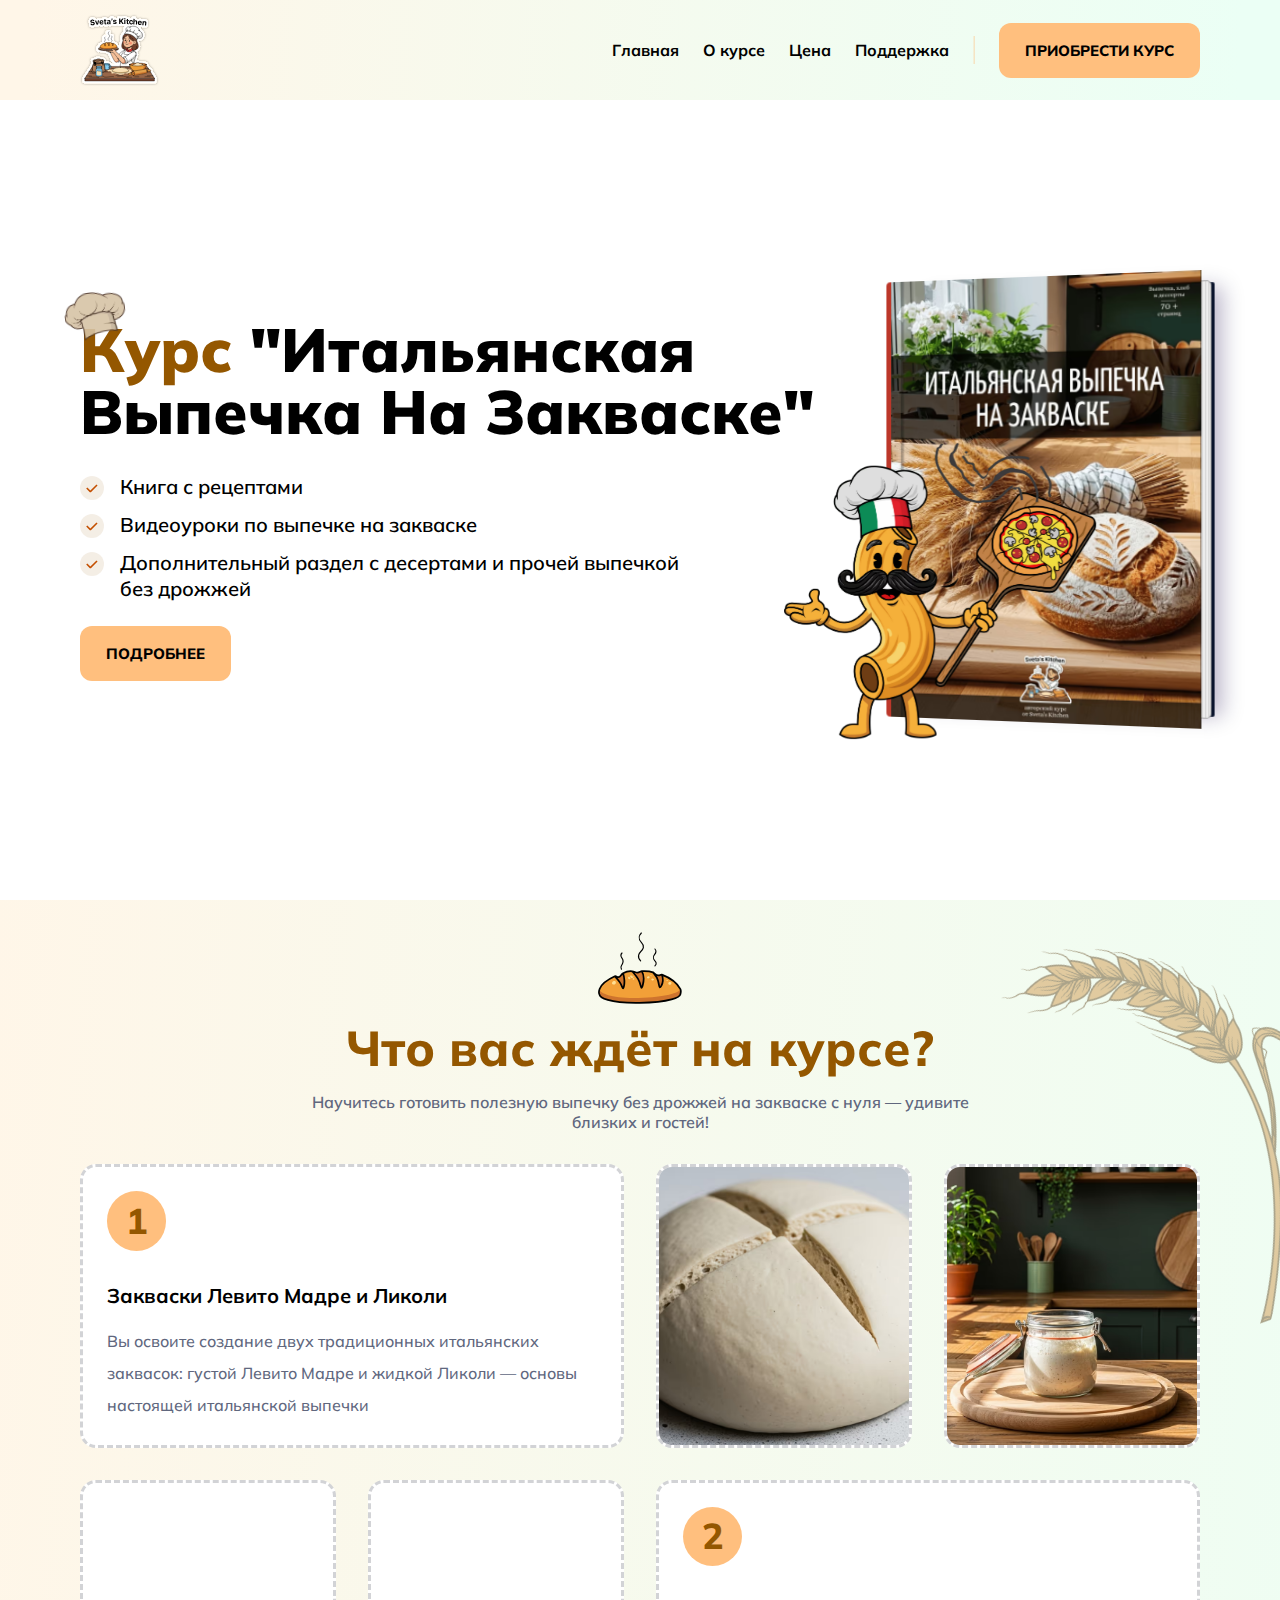
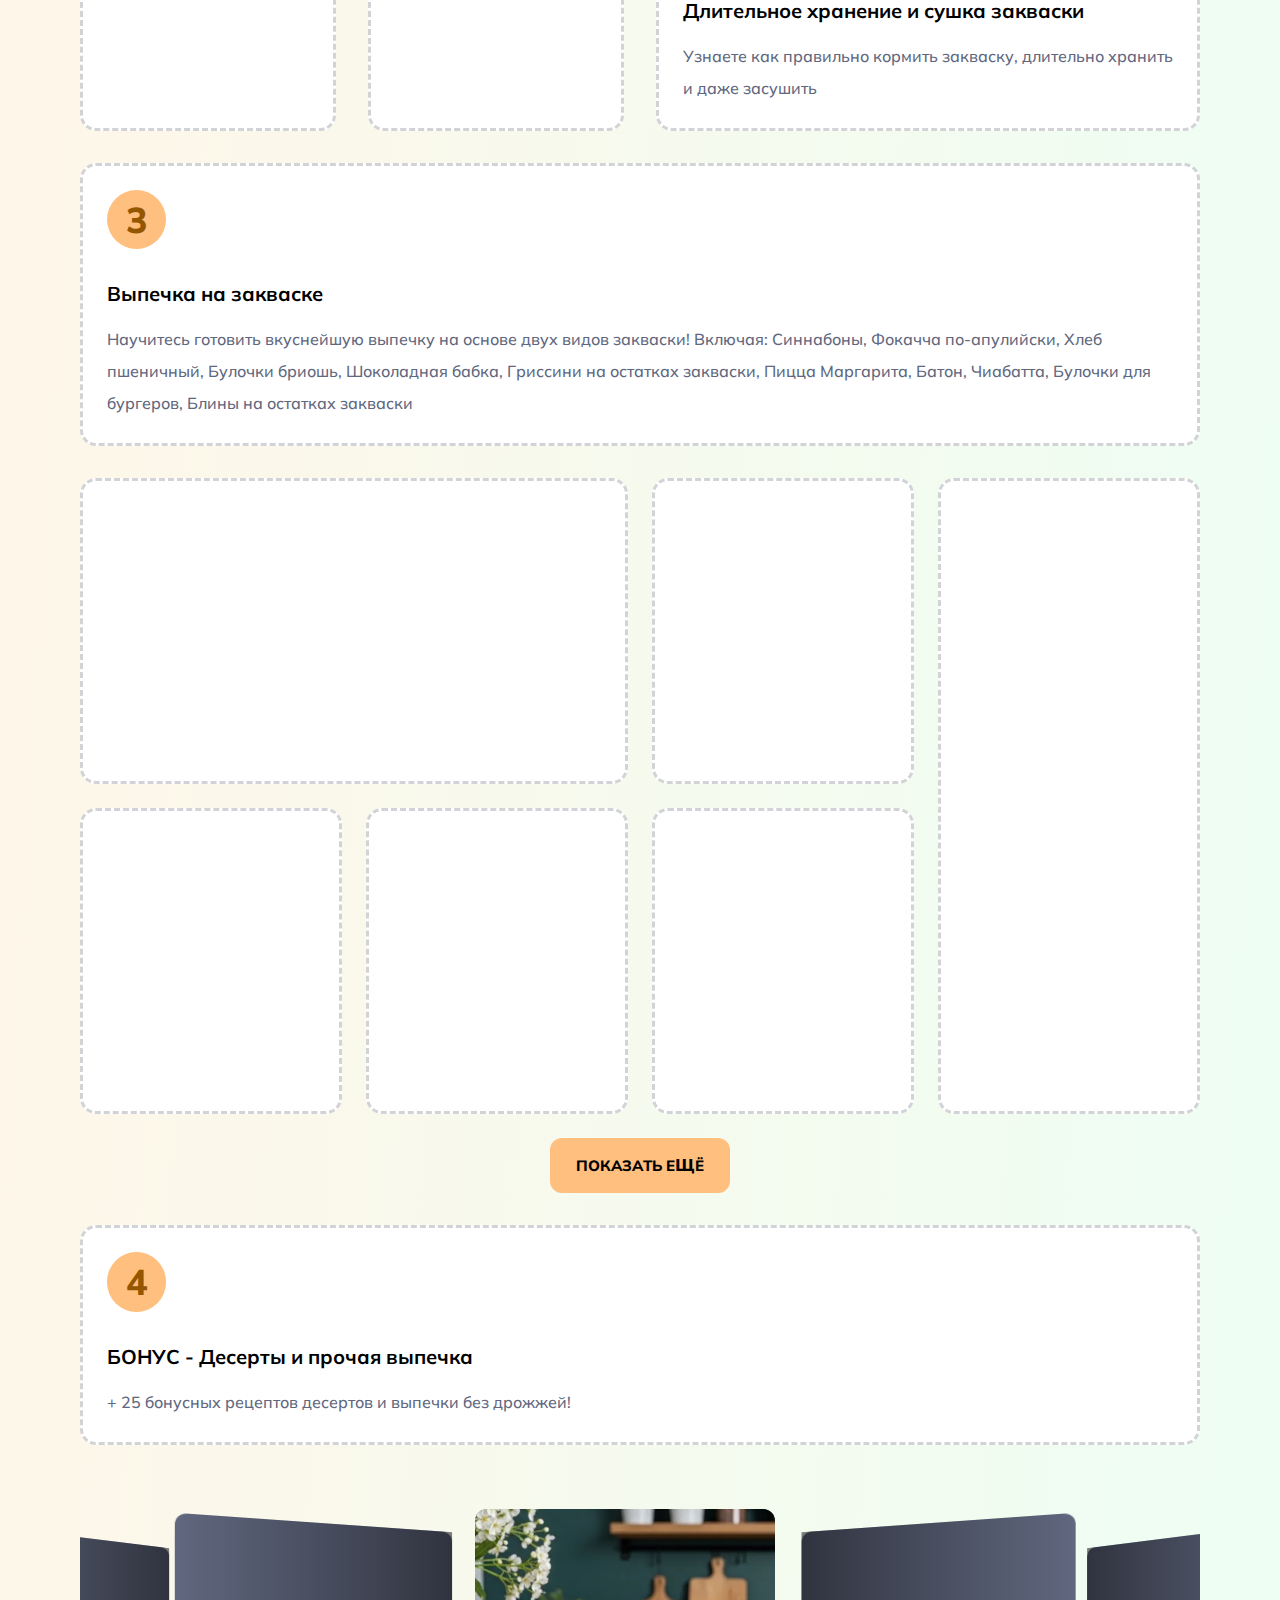
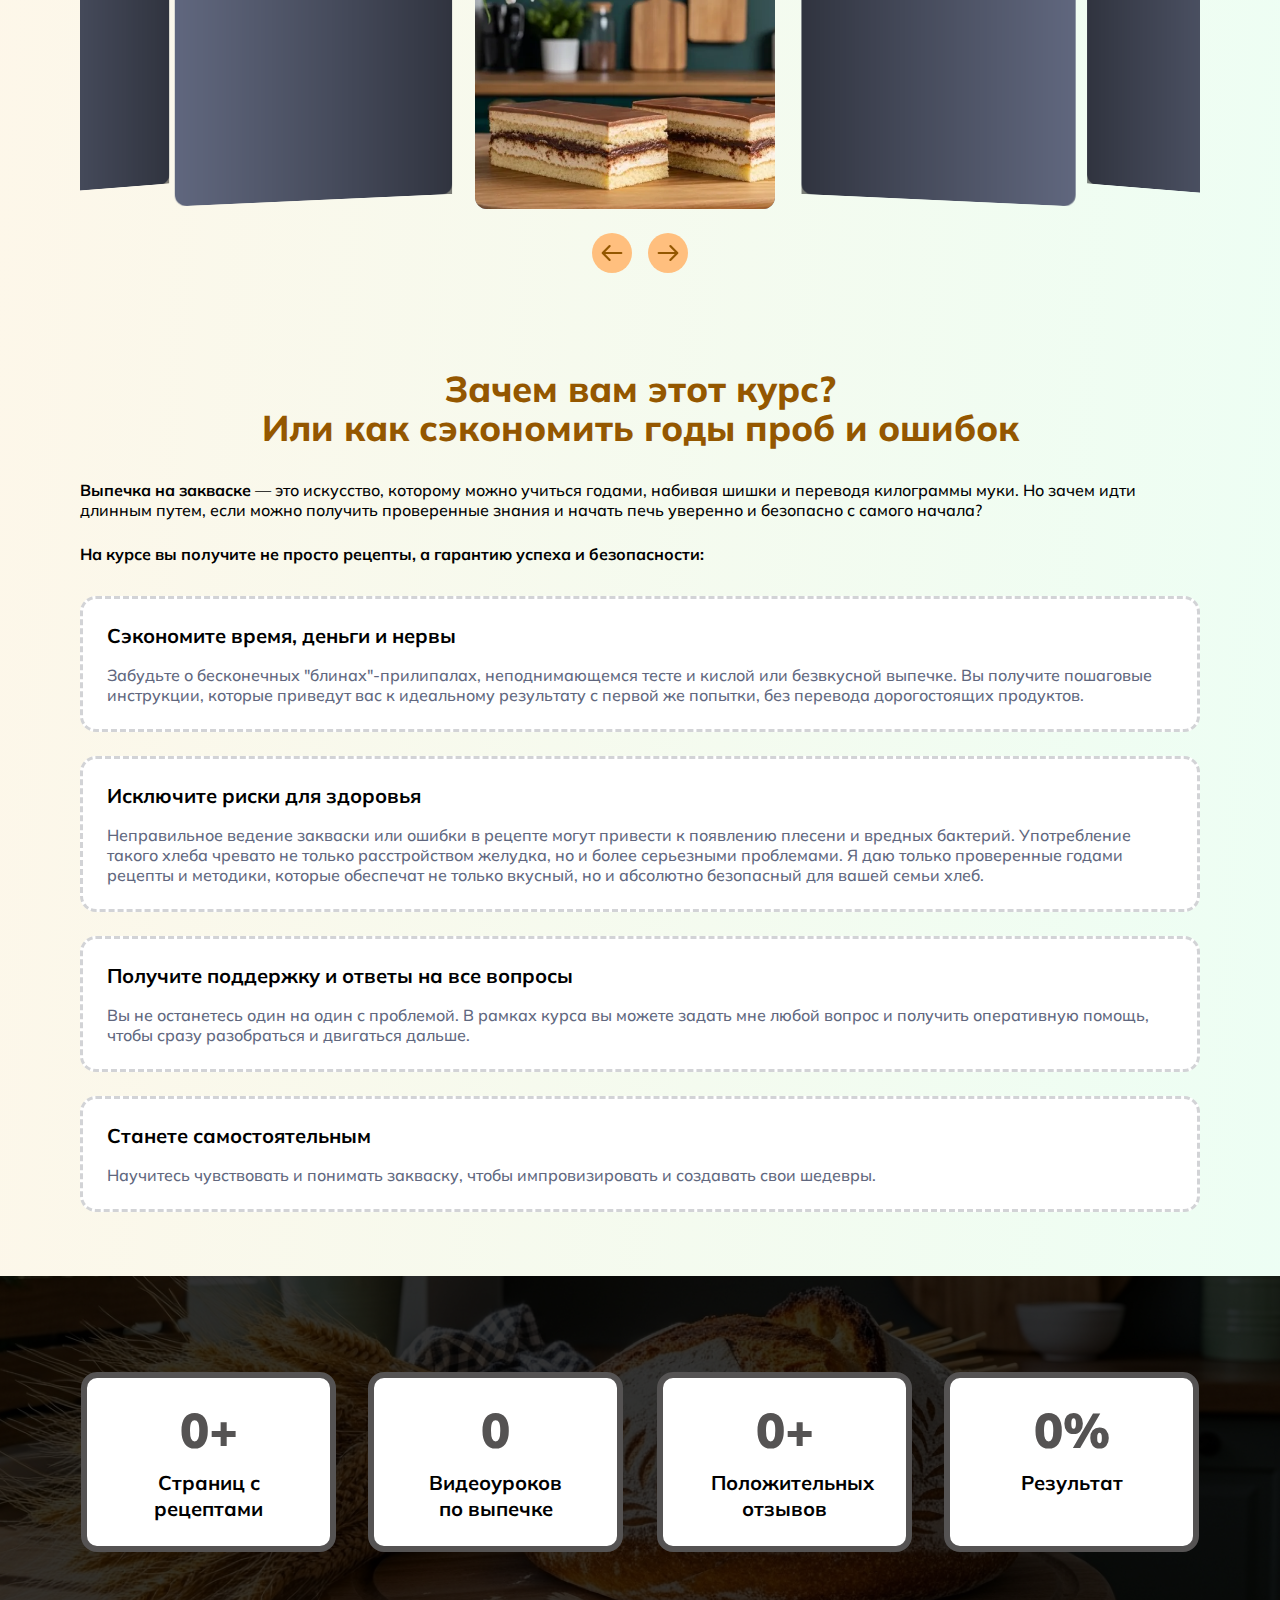
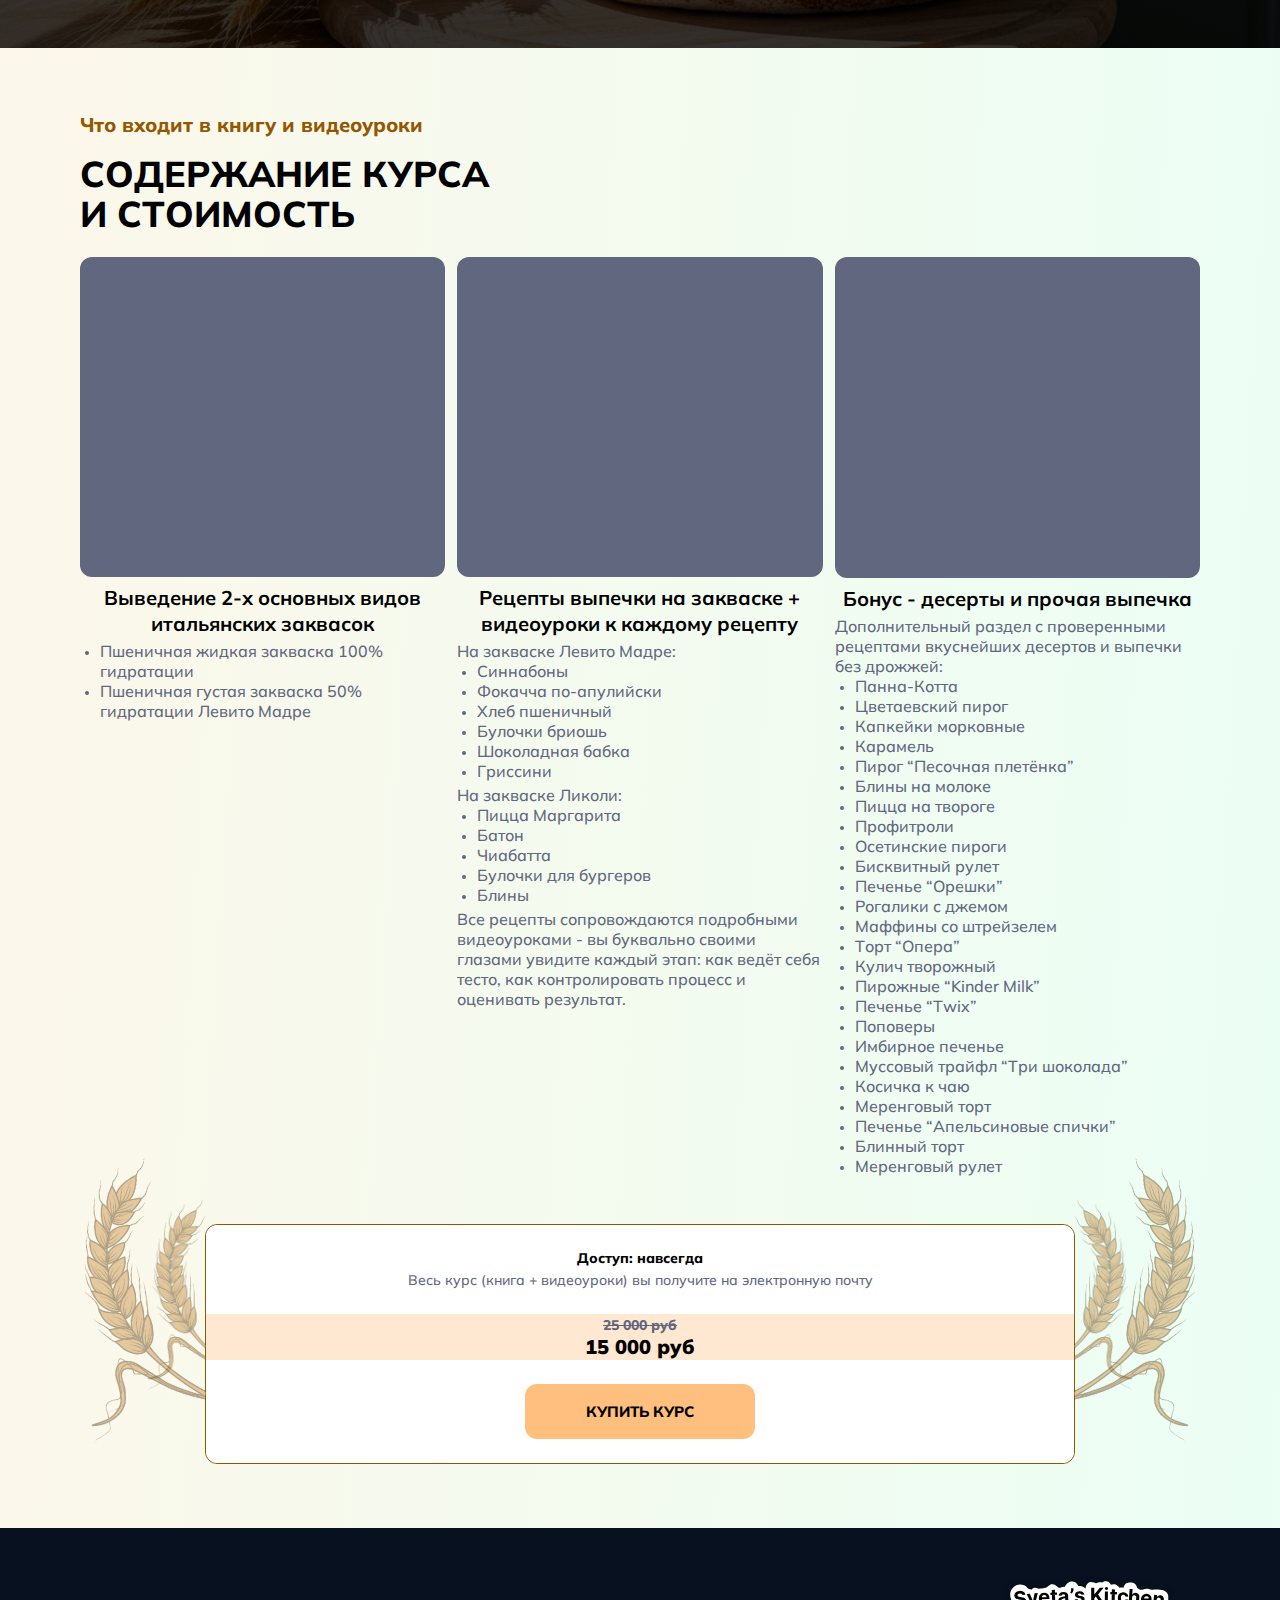
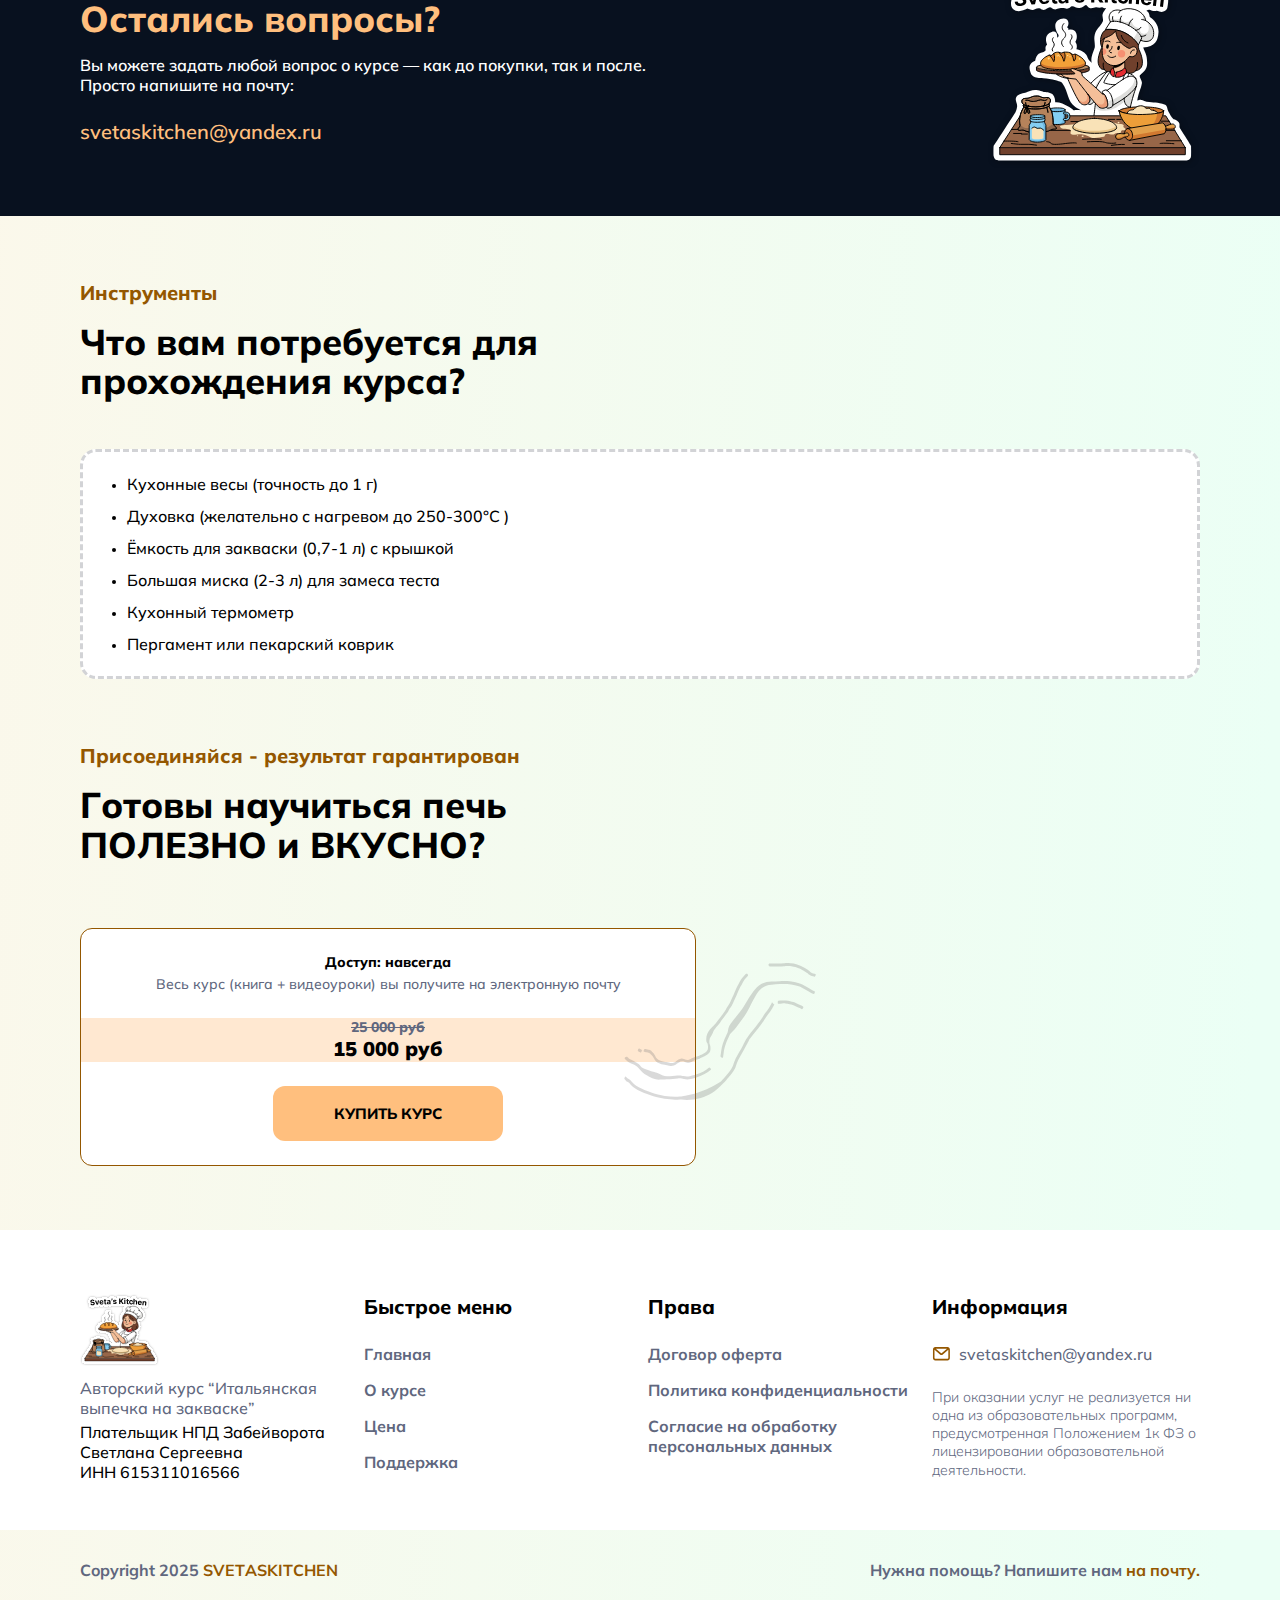
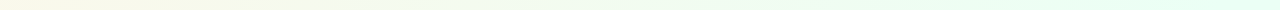
<file: index.html>
<!doctype html><html lang=ru><meta charset=utf-8><meta name=viewport content="width=device-width"><meta name=color-scheme content="only light"><meta name=description content="Онлайн-курс по итальянской выпечке на закваске с нуля! Научитесь готовить Левито Мадре и Ликоли, выпекать настоящий итальянский хлеб, фокаччу, бриоши и пиццу, а также сохранять закваску надолго. +25 бонусных рецептов десертов и выпечки без дрожжей. Видеоуроки + книга рецептов — станьте мастером итальянской выпечки!"><meta name=author content="Sveta's Kitchen"><meta name=robots content="index, follow, max-image-preview:large"><meta property=og:title content="Освойте искусство настоящей итальянской выпечки на закваске!"><meta property=og:image content=/favicon.svg><meta property=og:url content=https://svetaskitchen.ru><link rel=canonical href=https://svetaskitchen.ru><link rel=alternate hreflang=ru href=https://svetaskitchen.ru><link rel=alternate hreflang=en href=https://svetaskitchen.ru/en><link rel=sitemap href=/sitemap-index.xml><link rel=icon href=/favicon.ico sizes=32x32><link rel=icon href=/favicon.svg type=image/svg+xml><title>Освойте искусство настоящей итальянской выпечки на закваске!</title><link href=/_astro/fonts-ru.CK5_4xN4.css media=screen rel=stylesheet><link href=/_astro/global.DLB_FbJr.css media=screen rel=stylesheet><body class="a b c"><header class="a k l m n o"> <div class="e p"> <div class="q r s"> <a class=t href=#main> <img src=/_astro/logo.D2LqXenR_Z27CtmG.svg alt="Логотип сайта" loading=lazy decoding=async fetchpriority=auto width=883 height=805 class="u v"> </a> <div class="w x y"> <button data-hamburger aria-label="Открыть меню" class="Ae bd z ze" aria-pressed=false> <svg class="X ue ve we x" viewBox="0 0 100 80"> <line x1=20 y1=20 x2=80 y2=20 stroke=currentColor stroke-width=8 stroke-linecap=round class="X we xe"/> <line x1=20 y1=40 x2=80 y2=40 stroke=currentColor stroke-width=8 stroke-linecap=round class="X ye"/> <line x1=20 y1=60 x2=80 y2=60 stroke=currentColor stroke-width=8 stroke-linecap=round class="X we xe"/> </svg> </button> <nav class="A B C D E F G H I J K L M N O P"> <ul class="Q R q"> <li class=S> <a class="N T U V W X p y" href=#main> Главная </a> <li class=S> <a class="N T U V W X p y" href=#about> О курсе </a> <li class=S> <a class="N T U V W X p y" href=#price> Цена </a> <li class=S> <a class="N T U V W X p y" href=#support> Поддержка </a> </li> </ul> </nav> </div> <div class="Y Z _ aa k"> <nav> <ul class="ba k"> <li class=S> <a class="N T U V W X" href=#main> Главная </a> <li class=S> <a class="N T U V W X" href=#about> О курсе </a> <li class=S> <a class="N T U V W X" href=#price> Цена </a> <li class=S> <a class="N T U V W X" href=#support> Поддержка </a> </li> </ul> </nav> <div class="le me ne"></div> <button data-target=payment class=ca>Приобрести курс</button> </div> </div> </div> </header> <div class="Ia L" id=main> <div class=e> <div class="Sa ga ib jb k kb lb mb nb ob"> <div class=pb> <h1 class="Aa _a g h qb rb sa sb tb ub"> <span class="ta x">Курс<img src=/_astro/hat.DWXyR-7A_Z1ky1Nf.avif alt loading=lazy decoding=async fetchpriority=auto width=482 height=372 class="Ab F m vb wb xb yb zb"></span> "итальянская выпечка на закваске" </h1> <div class="Bb Cb Db Eb _ te x"> <div class="Ia oe"> <div class="n pe x"> <picture> <source srcset=/_astro/book.CeJdX3T0_1rIEk6.avif type=image/avif><source srcset=/_astro/book.CeJdX3T0_1VIHPk.webp type=image/webp> <img src=/_astro/book.CeJdX3T0_Z2rCbkP.png fetchpriority=high loading=eager alt="Книга “Итальянская Выпечка На Закваске”" decoding=async width=682 height=967 class=Ac> </picture> </div> </div> <img src=/_astro/macaroni.DRtz1ee2_20TDa1.avif alt loading=lazy decoding=async fetchpriority=auto width=1601 height=1519 class="F qe re se"> </div> <ul class="Fb R ib la q"> <li class="Gb ea ma oa q"> <div class="Hb Ib Jb Kb Lb Mb Nb"> <svg width=11 height=8 fill=none viewBox="0 0 11 8" aria-hidden=true class="Ob Pb"><path fill=#c44f00 d="M3.997 8a.7.7 0 0 1-.496-.203L.2 4.543l.992-.978 2.805 2.766L9.608.8l.992.978-6.107 6.02A.7.7 0 0 1 3.997 8"/></svg> </div> Книга с рецептами <li class="Gb ea ma oa q"> <div class="Hb Ib Jb Kb Lb Mb Nb"> <svg width=11 height=8 fill=none viewBox="0 0 11 8" aria-hidden=true class="Ob Pb"><path fill=#c44f00 d="M3.997 8a.7.7 0 0 1-.496-.203L.2 4.543l.992-.978 2.805 2.766L9.608.8l.992.978-6.107 6.02A.7.7 0 0 1 3.997 8"/></svg> </div> Видеоуроки по выпечке на закваске <li class="Gb ea ma oa q"> <div class="Hb Ib Jb Kb Lb Mb Nb"> <svg width=11 height=8 fill=none viewBox="0 0 11 8" aria-hidden=true class="Ob Pb"><path fill=#c44f00 d="M3.997 8a.7.7 0 0 1-.496-.203L.2 4.543l.992-.978 2.805 2.766L9.608.8l.992.978-6.107 6.02A.7.7 0 0 1 3.997 8"/></svg> </div> Дополнительный раздел с десертами и прочей выпечкой без дрожжей </li> </ul> <ul class="Q Qb ga ob q"> <li> <a class="Rb ca" href=#about>подробнее</a> </li> <li class=w> <button data-target=payment class="Rb ca y">Приобрести курс</button> </li> </ul> </div> <div class="Sb aa te x"> <div class="Ia oe"> <div class="n pe x"> <picture> <source srcset=/_astro/book.CeJdX3T0_1rIEk6.avif type=image/avif><source srcset=/_astro/book.CeJdX3T0_1VIHPk.webp type=image/webp> <img src=/_astro/book.CeJdX3T0_Z2rCbkP.png fetchpriority=high loading=eager alt="Книга “Итальянская Выпечка На Закваске”" decoding=async width=682 height=967 class=Ac> </picture> </div> </div> <img src=/_astro/macaroni.DRtz1ee2_20TDa1.avif alt loading=lazy decoding=async fetchpriority=auto width=1601 height=1519 class="F qe re se"> </div> </div> </div> </div> <script src="[data-uri]"></script> <section class="Id Jd Kd x" id=about> <div class="F G Jc Ka Kc Ld Ma Md Nd Od Pd Qd Rd aa"></div> <div class=e> <div class="Ib R sa"> <svg width=84 height=72 fill=none viewBox="0 0 84 72" class="Sd Td"><path fill=#f2a038 d="M1.405 62.339s-4.342-8.902 15.415-18.02c1.411-.652 2.081.99 3.474.868 2.401-.212 2.659-2.758 4.776-3.908 3.2-1.739 5.504-2.398 9.12-1.954 2.315.284 3.244 1.302 5.21 1.302 1.737 0 3.257-1.52 4.343-1.52 3.691 0 7.314-.356 11.29 1.303 1.085.454 3.102 3.136 5.645 3.04 1.34-.05 1.954-1.086 3.256-.869 8.25 3.257 15.416 8.468 18.455 14.547.91 1.82 0 5.211 0 5.211-.507 2.605-9.38 7.946-40.818 8.468-31.438.52-39.877-5.428-40.166-8.468"/><path fill=#ce742e d="M40.486 66.03c-26.922.695-37.778-4.777-39.08-8.25-.694 1.91.506 5.644 1.302 6.947 1.23 1.665 10.495 6.08 37.778 6.08 27.14 0 39.298-5.14 41.903-8.251v-5.21c-1.085 3.473-14.98 7.989-41.903 8.684M25.07 41.279c-2.117 1.15-2.375 3.696-4.776 3.908-1.393.123-2.063-1.52-3.474-.869 0 0 3.11 3.056 5.211 6.297 1.82 2.807 2.387 5.862 3.04 5.862.651 0 1.56-4.51 1.303-8.468-.227-3.49-1.304-6.73-1.304-6.73m18.673-2.171c-1.086 0-2.606 1.52-4.343 1.52-1.966 0-2.895-1.019-5.21-1.303 1.664 1.954 4.373 4.993 5.862 7.599 2.605 4.56 2.822 8.901 3.474 8.901.651 0 2.17-5.21 2.17-9.336 0-3.907-1.157-6.079-1.953-7.381m20.191 3.474c-1.302-.218-1.917.817-3.256.868-2.543.096-4.56-2.586-5.646-3.04 1.303 1.665 3.81 3.908 4.994 8.25 1.125 4.126 1.086 6.514 1.737 6.731.652.217 2.79-3.04 3.04-6.296.267-3.474-.507-5.21-.87-6.514"/><path stroke=#000 stroke-width=1.737 d="M16.82 44.318C-2.937 53.438 1.405 62.34 1.405 62.34c.29 3.04 8.728 8.989 40.166 8.468s40.311-5.863 40.818-8.468c0 0 .91-3.39 0-5.21-3.04-6.08-10.204-11.29-18.455-14.547M16.82 44.317c1.411-.65 2.081.992 3.474.869 2.401-.212 2.659-2.758 4.776-3.908m-8.25 3.04s3.11 3.055 5.211 6.296c1.82 2.807 2.387 5.862 3.04 5.862.651 0 1.56-4.51 1.303-8.468-.227-3.49-1.304-6.73-1.304-6.73m38.864 1.302c-1.302-.217-1.917.818-3.256.869-2.543.096-4.56-2.586-5.646-3.04m8.902 2.172c.362 1.302 1.136 3.04.869 6.513-.25 3.257-2.388 6.513-3.04 6.296-.651-.217-.611-2.605-1.737-6.73-1.184-4.343-3.691-6.586-4.994-8.25m0 0c-3.975-1.66-7.598-1.303-11.29-1.303m0 0c-1.085 0-2.605 1.52-4.341 1.52-1.967 0-2.897-1.019-5.212-1.303m9.554-.217c.796 1.302 1.954 3.474 1.954 7.382 0 4.125-1.52 9.335-2.171 9.335-.652 0-.869-4.342-3.474-8.901-1.489-2.606-4.198-5.645-5.863-7.6m0 0c-3.615-.443-5.919.216-9.119 1.955"/><path fill=#ffdf93 d="M17.906 50.398c0 .959-.875 2.17-1.954 2.17-1.08 0-1.954-.343-1.954-1.302s.875-2.171 1.954-2.171c1.08 0 1.954.343 1.954 1.303m33.748-4.826c-.213.56-1.028 1.06-1.7.805-.672-.256-1.141-.664-.928-1.225.213-.56 1.028-1.06 1.7-.804.673.255 1.141.664.928 1.224m21.776 5.912c-.242.634-1.319 1.604-2.113 1.302-.793-.302-1.221-1.188-.98-1.822s1.19-1.19 1.983-.888 1.35.774 1.11 1.408m-3.545-2.918c-.095.25-.563.616-.93.476s-.583-.506-.487-.756.513-.453.88-.313c.368.14.632.343.537.593m-16.276-4.429c-.154.185-.583.225-.873-.014s-.47-.501-.316-.687.583-.226.873.014.47.501.316.687m2.388 3.606c-.213.56-1.028 1.06-1.7.805-.673-.256-1.141-.664-.928-1.224s.558-1.09 1.23-.834c.673.255 1.611.693 1.398 1.253M36.298 46.4c.124.424-.102 1.07-.574 1.208-.471.138-.898.098-1.022-.325-.123-.423-.115-.745.357-.882.471-.138 1.115-.423 1.24 0m-.9-1.214c-.393.445-1.833 1.032-2.51.434-.68-.598-.922-1.275-.302-2.196.62-.92.694 0 1.271.816.678.598 2.17-.651 1.54.946m-3.15 1.833c-.485.352-1.44.323-1.863-.26-.422-.582-.59-1.18-.104-1.532s1.064-.605 1.486-.023c.422.583.967 1.464.481 1.815"/><path stroke=#000 stroke-linecap=round stroke-width=1.154 d="M23.987 21c-.72.77-1.73 2.885 0 5.192 2.164 2.885 1.154 4.616 0 6.49s-1.875 2.164-.577 4.471"/><path stroke=#000 stroke-linecap=round stroke-width=1.157 d="M43.34 1c-1.687 1.639-3.75 5.502 0 9.397 3.759 3.904 1.88 6.979-.723 9.398-1.089 1.012-4.192 4.77 0 9.108"/><path stroke=#000 stroke-linecap=round stroke-width=1.108 d="M56.94 17c.922 1.062 1.523 3.324-.416 5.678-1.342 1.63-1.385 4.294 0 5.679s2.77 3.324.415 5.54"/></svg> <h2 class="Td Ud _a g ka ta"> Что вас ждёт на курсе? </h2> <p class="Vd g ma xa"> Научитесь готовить полезную выпечку без дрожжей на закваске с нуля — удивите близких и гостей! </p> </div> <section class="Ra Ta Ua Wd Xb sa"> <div class="Xd ua va wa"> <div class="De Ee Ib Jb Mb i ka ta ud"> 1 </div> <h3 class="S ja oa">Закваски Левито Мадре и Ликоли</h3> <p class="Fe Ge xa"> Вы освоите создание двух традиционных итальянских заквасок: густой Левито Мадре и жидкой Ликоли — основы настоящей итальянской выпечки </p> </div> <picture> <source srcset=/_astro/01.CQQn9ZTt_Z1SU3js.avif type=image/avif> <img src=/_astro/01.CQQn9ZTt_1idFNu.jpg alt="Закваска Левито Мадре" loading=lazy decoding=async fetchpriority=auto width=1408 height=768 class="Yd Zd ua va"> </picture> <picture> <source srcset=/_astro/02.BisXTzaE_UbGDG.avif type=image/avif> <img src=/_astro/02.BisXTzaE_ZWQH2i.jpg alt="Закваска Ликоли" loading=lazy decoding=async fetchpriority=auto width=1408 height=768 class="Yd Zd ua va"> </picture> </section> <section class="Ra Ta Ua Wd Xb"> <div class="_d ae be"> <picture> <source srcset=/_astro/03.Dz-t-UV-_FPyzU.avif type=image/avif> <img src=/_astro/03.Dz-t-UV-_Z1ccP64.jpg alt="Закваска в банке" loading=lazy decoding=async fetchpriority=auto width=1408 height=768 class="Yd Zd ua va"> </picture> </div> <div class="_d ae ce"> <picture> <source srcset=/_astro/04.B4mcoPH5_2a3Bb1.avif type=image/avif> <img src=/_astro/04.B4mcoPH5_h0cu2.jpg alt="Засушенная закваска" loading=lazy decoding=async fetchpriority=auto width=1408 height=768 class="Yd Zd ua va"> </picture> </div> <section class="Xd ua va wa"> <div class="De Ee Ib Jb Mb i ka ta ud"> 2 </div> <h3 class="S ja oa">Длительное хранение и сушка закваски</h3> <p class="Fe Ge xa"> Узнаете как правильно кормить закваску, длительно хранить и даже засушить </p> </section> </section> <section> <div class="de ua va wa"> <div class="De Ee Ib Jb Mb i ka ta ud"> 3 </div> <h3 class="S ja oa">Выпечка на закваске</h3> <p class="Fe Ge xa"> Научитесь готовить вкуснейшую выпечку на основе двух видов закваски! Включая: Синнабоны, Фокачча по-апулийски, Хлеб пшеничный, Булочки бриошь, Шоколадная бабка, Гриссини на остатках закваски, Пицца Маргарита, Батон, Чиабатта, Булочки для бургеров, Блины на остатках закваски </p> </div> <div data-gallery class="Ra Ta ee fe ge he la"> <img src=/_astro/05.C-hLe9gS_Z2bjkdK.webp alt loading=lazy decoding=async fetchpriority=auto width=4080 height=3072 class="Yd Zd ua va"><img src=/_astro/06.C6f8ZIYW_1dnDqw.webp alt loading=lazy decoding=async fetchpriority=auto width=4080 height=3072 class="Yd Zd ua va"><img src=/_astro/07.1C9cUR1-_ZgJ3QA.webp alt loading=lazy decoding=async fetchpriority=auto width=3072 height=4080 class="Yd Zd ua va"><img src=/_astro/08.D6geNb20_AkNPo.webp alt loading=lazy decoding=async fetchpriority=auto width=4080 height=3072 class="Yd Zd ua va"><img src=/_astro/09.CEHx0yA1_1WD3Wx.webp alt loading=lazy decoding=async fetchpriority=auto width=3072 height=4080 class="Yd Zd ua va"><img src=/_astro/10.BT-kiodX_Z2pUb8H.webp alt loading=lazy decoding=async fetchpriority=auto width=4080 height=3072 class="Yd Zd ua va"><img src=/_astro/11.CBE6VsuO_ZkJ8pr.webp alt loading=lazy decoding=async fetchpriority=auto width=4080 height=3072 class="Yd Zd ua va"><img src=/_astro/12.B7qqx0so_1uU9vr.webp alt loading=lazy decoding=async fetchpriority=auto width=4080 height=3072 class="Yd Zd ua va"><img src=/_astro/13.Vuqz7tAF_Z1vvsiN.webp alt loading=lazy decoding=async fetchpriority=auto width=4080 height=3072 class="Yd Zd ua va"><img src=/_astro/14.BLB-vUXO_RgJGC.webp alt loading=lazy decoding=async fetchpriority=auto width=4080 height=3072 class="Yd Zd ua va"><img src=/_astro/15.D4M_jXuS_sp5Hb.webp alt loading=lazy decoding=async fetchpriority=auto width=4080 height=3072 class="Yd Zd ua va"><img src=/_astro/16.BhFKa28S_YHPXr.webp alt loading=lazy decoding=async fetchpriority=auto width=4080 height=3072 class="Yd Zd ua va"> </div> <div class=q> <button data-btn=show-more class="ca ie pa">Показать ещё</button> </div> </section> <section> <div class="je ke ua va wa"> <div class="De Ee Ib Jb Mb i ka ta ud"> 4 </div> <h3 class="S ja oa">БОНУС - Десерты и прочая выпечка</h3> <p class="Fe Ge xa"> + 25 бонусных рецептов десертов и выпечки без дрожжей! </p> </div> <link media=screen href=/_astro/swiper.CHvdOcI8.css rel=stylesheet><div class=Ia> <div class="He swiper"> <div class=swiper-wrapper> <div class="Ie Jb Je Ke swiper-slide"> <img src=/_astro/1.IIu0LecN_Z26nzzx.webp alt loading=lazy decoding=async fetchpriority=auto width=3072 height=4080 class="Ac B Yd Zd p"> <div class=swiper-lazy-preloader></div> </div><div class="Ie Jb Je Ke swiper-slide"> <img src=/_astro/10.C8FE4QT__Z1QOIp5.webp alt loading=lazy decoding=async fetchpriority=auto width=1408 height=768 class="Ac B Yd Zd p"> <div class=swiper-lazy-preloader></div> </div><div class="Ie Jb Je Ke swiper-slide"> <img src=/_astro/11.Ba8G1ZBK_1QCw5k.webp alt loading=lazy decoding=async fetchpriority=auto width=1900 height=1000 class="Ac B Yd Zd p"> <div class=swiper-lazy-preloader></div> </div><div class="Ie Jb Je Ke swiper-slide"> <img src=/_astro/13.mC0uqEfX_1YkN5.webp alt loading=lazy decoding=async fetchpriority=auto width=502 height=612 class="Ac B Yd Zd p"> <div class=swiper-lazy-preloader></div> </div><div class="Ie Jb Je Ke swiper-slide"> <img src=/_astro/14.BI36sv6i_2rs6sI.webp alt loading=lazy decoding=async fetchpriority=auto width=1408 height=768 class="Ac B Yd Zd p"> <div class=swiper-lazy-preloader></div> </div><div class="Ie Jb Je Ke swiper-slide"> <img src=/_astro/15.B7utXisA_2wCgOr.webp alt loading=lazy decoding=async fetchpriority=auto width=1408 height=768 class="Ac B Yd Zd p"> <div class=swiper-lazy-preloader></div> </div><div class="Ie Jb Je Ke swiper-slide"> <img src=/_astro/16.PqkinQNy_9aBtj.webp alt loading=lazy decoding=async fetchpriority=auto width=1408 height=768 class="Ac B Yd Zd p"> <div class=swiper-lazy-preloader></div> </div><div class="Ie Jb Je Ke swiper-slide"> <img src=/_astro/17.BU0AD-pz_2prirg.webp alt loading=lazy decoding=async fetchpriority=auto width=1408 height=768 class="Ac B Yd Zd p"> <div class=swiper-lazy-preloader></div> </div><div class="Ie Jb Je Ke swiper-slide"> <img src=/_astro/18.DY9SUVnR_ZbWYLd.webp alt loading=lazy decoding=async fetchpriority=auto width=2560 height=1927 class="Ac B Yd Zd p"> <div class=swiper-lazy-preloader></div> </div><div class="Ie Jb Je Ke swiper-slide"> <img src=/_astro/19.OiaqBDhk_Z3x3m.webp alt loading=lazy decoding=async fetchpriority=auto width=502 height=612 class="Ac B Yd Zd p"> <div class=swiper-lazy-preloader></div> </div><div class="Ie Jb Je Ke swiper-slide"> <img src=/_astro/2.fUEL30dY_Z1QljjO.webp alt loading=lazy decoding=async fetchpriority=auto width=3072 height=4080 class="Ac B Yd Zd p"> <div class=swiper-lazy-preloader></div> </div><div class="Ie Jb Je Ke swiper-slide"> <img src=/_astro/20.BdUtXLQu_Z1ngoLo.webp alt loading=lazy decoding=async fetchpriority=auto width=1927 height=2560 class="Ac B Yd Zd p"> <div class=swiper-lazy-preloader></div> </div><div class="Ie Jb Je Ke swiper-slide"> <img src=/_astro/21.KdeV4sI0_2posiA.webp alt loading=lazy decoding=async fetchpriority=auto width=502 height=760 class="Ac B Yd Zd p"> <div class=swiper-lazy-preloader></div> </div><div class="Ie Jb Je Ke swiper-slide"> <img src=/_astro/22.D8-GaoBV_ZRgOpy.webp alt loading=lazy decoding=async fetchpriority=auto width=502 height=612 class="Ac B Yd Zd p"> <div class=swiper-lazy-preloader></div> </div><div class="Ie Jb Je Ke swiper-slide"> <img src=/_astro/23.DgkbYgjO_Z1UImKr.webp alt loading=lazy decoding=async fetchpriority=auto width=251 height=306 class="Ac B Yd Zd p"> <div class=swiper-lazy-preloader></div> </div><div class="Ie Jb Je Ke swiper-slide"> <img src=/_astro/24.DZIIwqhF_Zpcflb.webp alt loading=lazy decoding=async fetchpriority=auto width=251 height=306 class="Ac B Yd Zd p"> <div class=swiper-lazy-preloader></div> </div><div class="Ie Jb Je Ke swiper-slide"> <img src=/_astro/3.BQLJOgxR_ZwXb9l.webp alt loading=lazy decoding=async fetchpriority=auto width=3072 height=4080 class="Ac B Yd Zd p"> <div class=swiper-lazy-preloader></div> </div><div class="Ie Jb Je Ke swiper-slide"> <img src=/_astro/4.DDCExqDe_1nuzqf.webp alt loading=lazy decoding=async fetchpriority=auto width=3084 height=4096 class="Ac B Yd Zd p"> <div class=swiper-lazy-preloader></div> </div><div class="Ie Jb Je Ke swiper-slide"> <img src=/_astro/5.DsCmjvQa_z05sy.webp alt loading=lazy decoding=async fetchpriority=auto width=1927 height=2560 class="Ac B Yd Zd p"> <div class=swiper-lazy-preloader></div> </div><div class="Ie Jb Je Ke swiper-slide"> <img src=/_astro/6.BjLoRRgo_Z1x8hkk.webp alt loading=lazy decoding=async fetchpriority=auto width=1408 height=768 class="Ac B Yd Zd p"> <div class=swiper-lazy-preloader></div> </div><div class="Ie Jb Je Ke swiper-slide"> <img src=/_astro/7.D_RkUNDD_nlu51.webp alt loading=lazy decoding=async fetchpriority=auto width=1408 height=768 class="Ac B Yd Zd p"> <div class=swiper-lazy-preloader></div> </div><div class="Ie Jb Je Ke swiper-slide"> <img src=/_astro/8.DNpm_5gK_ZnDxLt.webp alt loading=lazy decoding=async fetchpriority=auto width=1408 height=768 class="Ac B Yd Zd p"> <div class=swiper-lazy-preloader></div> </div><div class="Ie Jb Je Ke swiper-slide"> <img src=/_astro/9.DpjCRCeS_NXntX.webp alt loading=lazy decoding=async fetchpriority=auto width=1408 height=768 class="Ac B Yd Zd p"> <div class=swiper-lazy-preloader></div> </div> </div> <div class="Ib ea j"> <div data-swiper=button-prev class="De Ib Jb Le Mb bd"> <svg width=26 height=20 fill=none viewBox="0 0 26 20" class="Me Ne"><path fill=#945700 d="M2 8.71a1.29 1.29 0 0 0 0 2.58zm22.912 2.202a1.29 1.29 0 0 0 0-1.824L16.705.881a1.29 1.29 0 0 0-1.824 1.824L22.176 10l-7.295 7.295a1.29 1.29 0 0 0 1.824 1.824zM2 10v1.29h22V8.71H2z"/></svg> </div> <div data-swiper=button-next class="De Ib Jb Le Mb bd"> <svg width=26 height=20 fill=none viewBox="0 0 26 20" class=Me><path fill=#945700 d="M2 8.71a1.29 1.29 0 0 0 0 2.58zm22.912 2.202a1.29 1.29 0 0 0 0-1.824L16.705.881a1.29 1.29 0 0 0-1.824 1.824L22.176 10l-7.295 7.295a1.29 1.29 0 0 0 1.824 1.824zM2 10v1.29h22V8.71H2z"/></svg> </div> </div> </div> </div> <script type=module src=/_astro/Slider.astro_astro_type_script_index_0_lang.CJ4qjRJH.js></script> </section> </div> </section> <script type=module>const e=document.querySelector("[data-gallery]");document.querySelector('[data-btn="show-more"]')?.addEventListener("click",t=>{t.currentTarget.style.display="none",e.dataset.show=!0})</script> <section> <div class=e> <h2 class="g i ka sa ta">Зачем вам этот курс?<br> Или как сэкономить годы проб и ошибок</h2> <p class=la> <strong>Выпечка на закваске</strong> — это искусство, которому можно учиться годами, набивая шишки и переводя килограммы муки. Но зачем идти длинным путем, если можно получить проверенные знания и начать печь уверенно и безопасно с самого начала? </p> <p class="S sa"> На курсе вы получите не просто рецепты, а гарантию успеха и безопасности: </p> <section class="la ua va wa"> <h3 class="S ja oa">Сэкономите время, деньги и нервы</h3> <p class=xa>Забудьте о бесконечных "блинах"-прилипалах, неподнимающемся тесте и кислой или безвкусной выпечке. Вы получите пошаговые инструкции, которые приведут вас к идеальному результату с первой же попытки, без перевода дорогостоящих продуктов.</p> </section><section class="la ua va wa"> <h3 class="S ja oa">Исключите риски для здоровья</h3> <p class=xa>Неправильное ведение закваски или ошибки в рецепте могут привести к появлению плесени и вредных бактерий. Употребление такого хлеба чревато не только расстройством желудка, но и более серьезными проблемами. Я даю только проверенные годами рецепты и методики, которые обеспечат не только вкусный, но и абсолютно безопасный для вашей семьи хлеб.</p> </section><section class="la ua va wa"> <h3 class="S ja oa">Получите поддержку и ответы на все вопросы</h3> <p class=xa>Вы не останетесь один на один с проблемой. В рамках курса вы можете задать мне любой вопрос и получить оперативную помощь, чтобы сразу разобраться и двигаться дальше.</p> </section><section class="la ua va wa"> <h3 class="S ja oa">Станете самостоятельным</h3> <p class=xa>Научитесь чувствовать и понимать закваску, чтобы импровизировать и создавать свои шедевры.</p> </section> </div> </section> <section class="Ia Ja Ka La Ma Na Oa Pa x"> <div class=e> <h2 class=Qa>Наши преимущества</h2> <ul class="Ra Sa Ta Ua Va Wa Xa Ya g n x"> <li class="L bb cb db eb fb gb hb va"> <div id=detail-1 class="Za _a ab h"> 70+ </div> <div class="S oa">Страниц с рецептами</div> <li class="L bb cb db eb fb gb va"> <div id=detail-2 class="Za _a ab h"> 10 </div> <div class="S oa">Видеоуроков по выпечке</div> <li class="L bb cb db eb fb gb hb va"> <div id=detail-3 class="Za _a ab h"> 50+ </div> <div class="S oa">Положительных отзывов</div> <li class="L bb cb db eb fb gb va"> <div id=detail-4 class="Za _a ab h"> 100% </div> <div class="S oa">Результат</div> </li> </ul> </div> </section> <script type=module src=/_astro/Details.astro_astro_type_script_index_0_lang.D-huT1x7.js></script> <section class=Ia id=price> <div class=e> <h2 class="i ka la xc"> <span class="ja oa ta y">Что входит в книгу и видеоуроки<br></span> СОДЕРЖАНИЕ КУРСА И СТОИМОСТЬ</h2> <div class="Ta Ua Wb ya yc zc"> <section> <img src=/_astro/1.BZi8BlPm_KUBxb.webp alt loading=lazy decoding=async fetchpriority=auto width=720 height=630 class="Ac B Bc Cc pa"> <h3 class="S _b g oa"> Выведение 2-х основных видов итальянских заквасок </h3> <ul role=list class=xa> <li>Пшеничная жидкая закваска 100% гидратации<li>Пшеничная густая закваска 50% гидратации Левито Мадре</li> </ul> </section> <section> <img src=/_astro/2.FlovQ8aR_gq03s.webp alt loading=lazy decoding=async fetchpriority=auto width=720 height=630 class="Ac B Bc Cc pa"> <h3 class="S _b g oa"> Рецепты выпечки на закваске + видеоуроки к каждому рецепту </h3> <div class=xa> <h4>На закваске Левито Мадре:</h4> <ul class=_b role=list> <li>Синнабоны<li>Фокачча по-апулийски<li>Хлеб пшеничный<li>Булочки бриошь<li>Шоколадная бабка<li>Гриссини</li> </ul> <h4>На закваске Ликоли:</h4> <ul class=_b role=list> <li>Пицца Маргарита<li>Батон<li>Чиабатта<li>Булочки для бургеров<li>Блины</li> </ul> <p> Все рецепты сопровождаются подробными видеоуроками - вы буквально своими глазами увидите каждый этап: как ведёт себя тесто, как контролировать процесс и оценивать результат. </p> </div> </section> <section> <img src=/_astro/3.Bjk1mTqZ_KmMGL.webp alt loading=lazy decoding=async fetchpriority=auto width=718 height=631 class="Ac B Bc Cc pa"> <h3 class="S _b g oa"> Бонус - десерты и прочая выпечка </h3> <p class=xa> Дополнительный раздел с проверенными рецептами вкуснейших десертов и выпечки без дрожжей: </p> <ul role=list class=xa> <li>Панна-Котта<li>Цветаевский пирог<li>Капкейки морковные<li>Карамель<li>Пирог “Песочная плетёнка”<li>Блины на молоке<li>Пицца на твороге<li>Профитроли<li>Осетинские пироги<li>Бисквитный рулет<li>Печенье “Орешки”<li>Рогалики с джемом<li>Маффины со штрейзелем<li>Торт “Опера”<li>Кулич творожный<li>Пирожные “Kinder Milk”<li>Печенье “Twix”<li>Поповеры<li>Имбирное печенье<li>Муссовый трайфл “Три шоколада”<li>Косичка к чаю<li>Меренговый торт<li>Печенье “Апельсиновые спички”<li>Блинный торт<li>Меренговый рулет</li> </ul> </section> </div> <div class="B Dc Ia jc kc lc pa x"> <div class="Ec F Fc Gc Hc Ic Jc Ka Kc Lc vb"></div> <div class="Ec F Ic Jc Ka Kc Mc Nc Oc Pc Qc vb"></div> <div class="Ec F Fc G Hc Jc Ka Kc Lc Rc"></div> <div class="Ec F G Jc Ka Kc Mc Oc Qc Sc Tc"></div> <div class="B F L Uc"></div> <section class="Ia Ib R"> <h3 class="_b bc ka">Доступ: навсегда</h3> <p class="Vc bc la xa"> Весь курс (книга + видеоуроки) вы получите на электронную почту </p> <div class="g ka la nc p"> <s aria-label="Старая цена" class="bc xa">25 000 руб</s> <strong aria-label="Текущая цена" class="oa y">15 000 руб</strong> </div> <button data-target=payment class="ca ob oc">Купить курс</button> </section> </div> </div> </section> <section id=support class=da> <div class=e> <div class="ea fa ga q r s"> <div class=ha> <h2 class="i ia ja ka"> Остались вопросы? </h2> <p class="la ma na">Вы можете задать любой вопрос о курсе — как до покупки, так и после.<br> Просто напишите на почту:</p> <a class="ia ma oa" href=mailto:svetaskitchen@yandex.ru>svetaskitchen@yandex.ru</a> </div> <img src=/_astro/logo.D2LqXenR_Z27CtmG.svg alt="Логотип сайта" loading=lazy decoding=async fetchpriority=auto width=883 height=805 class="pa qa ra"> </div> </div> </section> <section> <div class=e> <h2 class="Aa i ka ya za"><span class="ja oa ta y">Инструменты<br></span>Что вам потребуется для прохождения курса?</h2> <div class="Ba Ca Da ea q r s ua va"> <ul class="Ea Fa" role=list> <li>Кухонные весы (точность до 1 г)<li>Духовка (желательно с нагревом до 250-300°C )<li>Ёмкость для закваски (0,7-1 л) с крышкой<li>Большая миска (2-3 л) для замеса теста<li>Кухонный термометр<li>Пергамент или пекарский коврик</li> </ul> <div class=pa> <picture> <source srcset=/_astro/pin.CRImwqUT_msqUx.avif type=image/avif> <img src=/_astro/pin.CRImwqUT_Z23j4iu.png alt loading=lazy decoding=async fetchpriority=auto width=913 height=631 class="Ga Ha"> </picture> </div> </div> </div> </section> <section> <div class=e> <h2 class="ec fc i ka sa"><span class="ja oa ta y">Присоединяйся - результат гарантирован<br></span> Готовы научиться печь ПОЛЕЗНО и ВКУСНО?</h2> <div class="ba q s"> <div class="Fa gc hc ic"> <div class="Ha w y"> <img src=/_astro/macaroni.DRtz1ee2_2jkpFO.webp alt loading=lazy decoding=async fetchpriority=auto width=1601 height=1519 class=p> </div> <section class="B Ia Ib L R jc kc lc"> <h3 class="_b bc ka">Доступ: навсегда</h3> <p class="bc la mc xa"> Весь курс (книга + видеоуроки) вы получите на электронную почту </p> <div class="g ka la nc p"> <s aria-label="Старая цена" class="bc xa y">25 000 руб</s> <strong aria-label="Текущая цена" class=oa>15 000 руб</strong> </div> <button data-target=payment class="ca ob oc">Купить курс</button> </section> </div> <div class="aa pc qc rc sc x"> <img src=/_astro/macaroni.DRtz1ee2_2jkpFO.webp alt loading=lazy decoding=async fetchpriority=auto width=1601 height=1519 class="F G H p"> <svg width=285 height=204 fill=none viewBox="0 0 285 204" class="F H Pb tc uc vb vc wc"><path fill=#787878 fill-opacity=.28 d="M282.67 20.716c-2.048-1.044-5.43-1.167-7.573-2.966l-.089-.075c-.682-.573-1.353-1.235-2.132-2.013a75 75 0 0 0-1.415-.987c-.284-.193-.556-.381-.844-.573a77 77 0 0 0-9.235-5.297c-12.442-5.882-20.887-4.209-23.614-3.912-5.364.795-10.789.553-18.053.486l-.565-.006c-.85-.008-1.7-.002-2.596.028-1.027.033-1.939-.882-2.044-2.086-.104-1.202.712-2.241 1.824-2.28A68 68 0 0 1 219.2.999l.481.004h.009c7.401.067 12.796.309 18.125-.467 2.857-.29 11.56-2.06 24.922 4.142a83 83 0 0 1 9.96 5.607c.297.197.607.402.903.6l.021.015q.546.367 1.06.725c.862.866 1.556 1.563 2.261 2.157l.054.042c2.151 1.812 5.427 1.87 7.344 2.854.368.19.289 1.246-.163 2.364-.454 1.118-1.123 1.87-1.507 1.674m-154.425 108.49c-.18 2.888-2.415 5.348-4.902 7.123-2.499 1.788-5.372 3.041-6.913 3.592-.812.284-1.55.719-2.3 1.313-.11-.106-.273-.059-.526.078-.125.067-.273.159-.446.264-.569.347-1.421.846-2.602 1.215-4.447 1.388-7.689 2.778-9.766 3.822-.437.215-.838.419-1.215.606h-.002c-1.366.678-2.402 1.139-3.439 1.022q-.066-.002-.132-.007c-2.263-.177-4.069-.452-6.247-1.461-2.999-1.379-6.064-.543-8.622 1.286q-.204.152-.42.31a32 32 0 0 1-2.304 1.539c-1.051.892-2.458 1.807-4.385 2.502-2.514.899-4.83.734-6.797.326a28 28 0 0 1-1.612-.394c-1.294-.346-2.426-.7-3.539-.809a28 28 0 0 1-1.876-.247c-6.82-1.209-10.474-3.181-12.593-5-1.803-1.56-2.52-3.084-3.029-4.177-.154-.332-.284-.627-.417-.871-1.204-2.18-2.508-3.493-4.05-5.122-.352-.366-.696-.742-1.074-1.154-1.235-1.368-2.47-1.823-3.588-2.022a15 15 0 0 0-1.387-.163h-.026l-.185-.019c-.046-.005-.095-.005-.141-.01q-.038.017-.06.024l-.03.011-.004.003c-.111.039-.19.037-.206.037q-.043-.002-.063-.007a1 1 0 0 1-.19-.051 14 14 0 0 1-.7-.286 9 9 0 0 0-1.096-.197l-.082-.01a18 18 0 0 1-1.58-.286c-.586-.132-.743-1.159-.308-2.28.432-1.123 1.326-1.898 1.933-1.757.636.149 1.12.224 1.56.291l.084.011c.452.067.869.127 1.276.243.135.039.27.084.395.129.236.056.517.091.843.121l.202.022c.451.042.947.077 1.478.172 1.235.217 2.557.713 3.842 2.171.34.384.665.741.99 1.091 1.478 1.6 2.805 2.975 4.018 5.256.166.313.32.656.48 1.017.473 1.067 1.068 2.358 2.664 3.774 1.94 1.704 5.376 3.61 12 4.771.533.086 1.086.156 1.668.21 1.077.098 2.187.46 3.397.797.46.129.938.25 1.425.356 1.78.387 3.85.537 6.07-.316 1.855-.718 3.15-1.665 4.098-2.579.74-.459 1.377-.9 1.946-1.313l.186-.141.228-.168c2.727-1.946 5.647-2.805 8.818-1.253 1.968.964 3.605 1.255 5.734 1.453l.076.015c.869.161 1.693-.208 2.987-.851l1.216-.604c1.964-.99 5.136-2.368 9.2-3.504 1.023-.28 1.711-.667 2.126-.883.129-.067.233-.116.309-.136.139-.036.191.019.169.269.872-.714 1.75-1.252 2.735-1.595 1.434-.51 4.21-1.707 6.593-3.395 2.409-1.703 4.355-3.93 4.475-6.405.012-.256.029-.515.039-.77.101-2.206.105-4.421-.883-6.758a30 30 0 0 1-1.425-2.643c-1.967-15.099 9.49-21.733 13.726-26.906l.188-.221a59 59 0 0 0 2.276-2.862c3.912-5.675 5.853-7.869 7.666-10.351a180 180 0 0 0 3.683-5.067l.134-.194c.605-.853 1.013-1.681 1.429-2.54l.067-.14c.439-.905.896-1.836 1.585-2.794 2.539-3.522 4.126-6.385 4.805-8.039l.01-.022c.175-.394.363-.812.548-1.24l.002-.003c.823-1.895 1.674-3.932 2.67-5.92 1.827-3.657 3.054-6.675 4.062-9.16.318-.786.62-1.531.922-2.254.655-1.565 1.302-3.011 2.185-4.54.633-1.091 1.286-2.218 2.004-3.403.354-.752.937-1.96 1.755-3.445q.178-.319.372-.657c1.572-2.736 3.929-6.393 7.92-10.19.93-.883 2.416-.864 3.218.038.804.9.7 2.278-.149 3.081-3.585 3.397-5.778 6.756-7.304 9.42q-.188.331-.361.65c-.823 1.495-1.442 2.766-1.854 3.605-.65 1.076-1.25 2.112-1.835 3.12-.813 1.41-1.403 2.73-2.026 4.223-.298.715-.597 1.462-.923 2.27-.998 2.47-2.211 5.471-4.058 9.17-.988 1.97-1.842 4.005-2.71 5.988a125 125 0 0 1-.626 1.408c-.797 1.86-2.451 4.808-5.029 8.389-.662.921-1.104 1.812-1.546 2.722l-.076.152c-.417.86-.848 1.74-1.492 2.648q-.13.18-.329.462c-1.409 2.134-4.096 5.337-10.991 14.897a61 61 0 0 1-2.445 3.097c-3.86 4.564-6.593 7.44-7.541 10.484-.775 2.414-1.75 4.041-2.628 5.37q-.251.382-.481.725c-.672.999-1.211 1.809-1.56 2.794-.903 2.566-1.135 5.015-.699 8.213q.222.592.489 1.239c1.088 2.659 1.035 5.171.899 7.395l-.001.01zm-107.292 1.932c-.54-.277-.58-1.387-.099-2.493.483-1.106 1.319-1.783 1.877-1.499 1.323.676 2.672 1.386 4.006 2.118.268.146.411.478.435.904l-.811-.376c.072.482-.021 1.072-.283 1.648-.256.561-.621 1-1.001 1.254l.714.33c-.348.242-.687.321-.954.174a150 150 0 0 0-3.884-2.06m125.978 9.397c-.123.582-1.059.558-2.077-.056-1.017-.613-1.745-1.567-1.632-2.131.062-.301.139-.8.24-1.479.195-1.336.464-3.339.776-5.78.708-6.391 3.628-15.959 7.783-24.002.483-.937.894-1.785 1.275-2.592 1.024-2.18 1.03-4.661 1.726-7.578.782-2.31 1.801-4.442 3.527-6.77 5.981-8.03 12.482-15.359 17.32-22.404 4.461-6.648 8.323-14.59 14.31-22.771 2.574-3.31 5.83-8.409 11.22-12.068 5.376-3.74 11.914-5.048 17.496-5.19 4.058-.166 8.137-.375 12.269-.624 9.581-.492 19.14.072 29.639 3.392 1.354.45 2.906 1.07 4.588 1.928 6.905 3.772 15.31 8.94 17.543 9.655.411.16.48 1.225.155 2.388-.321 1.162-.958 1.97-1.415 1.796-2.499-.79-11.224-6.111-18.067-9.85a29 29 0 0 0-4.07-1.728c-9.714-3.107-19.115-3.72-28.479-3.21a790 790 0 0 0-12.216.861c-10.526-.11-19.457 8.398-23.439 16.284-4.78 7.612-7.938 15.743-12.146 23.27-4.818 8.387-11.011 16.05-16.879 23.948-1.668 2.247-3.182 3.832-4.51 5.287-2.113 2.244-3.858 3.535-4.907 5.749a87 87 0 0 1-1.318 2.668c-4.324 8.303-7.186 17.983-7.646 24.013-.317 2.261-.59 4.127-.793 5.414a37 37 0 0 1-.273 1.58m-17.984 18.175c-5.167 5.019-13.166 8.584-20.447 11.007-1.59.525-3.157.992-4.657 1.396-1.787.477-3.452.892-4.919 1.258-4.133 1.023-7.024.547-9.752-.003l-.088-.017c-2.344-.479-4.619-1.029-7.783-.942a41 41 0 0 0-1.683.084c-4.15.301-9.902 1.157-15.874 1.185l-.014-.002c-2.769.022-5.649.362-8.43.518-3.073.202-5.969.287-8.183-.412-14.562-4.623-21.637-11.765-24.628-15.789-1.613-2.175-3.636-3.712-5.982-4.934l.066.031c-3.8-2.167-8.288-3.321-11.62-5.961l.12.056c-.984-.959-2.443-2.52-3.926-4.053-.742-1.451 2.304-4.048 4.188-2.063q.095.091.186.182c.576.568.991 1.031 1.405 1.432q.158.12.285.21l-.311-.147c.59.351 1.123.583 1.627.8.883.405 5.7 2.594 9.993 5.517l-.203-.094c2.938 1.846 5.223 3.79 6.38 5.348 2.907 3.84 11.435 5.801 25.01 10.146 2.058.655 4.403 2 7.065 3.15 2.228.977 4.734 1.743 7.333 1.708h.046c5.594-.059 11.052-.901 14.992-1.177a35 35 0 0 1 1.575-.072c3.294-.094 5.582.494 7.88.992l.078.018c2.596.557 5.215 1.029 9.03.093 1.416-.351 3.018-.75 4.74-1.207a84 84 0 0 0 4.514-1.342c6.898-2.261 14.554-5.726 19.006-10.112.397-.391 1.401-.032 2.264.813.86.846 1.182 1.928.717 2.383m17.957 20.48c-12.039 13.146-20.416 17.31-33.099 21.477-8.631 2.611-20.808 3.615-28.262 2.275a67 67 0 0 1-2.312-.191c-6.225.549-14.668.395-22.871-.915l-.277-.049a107 107 0 0 1-10.672-2.263 279 279 0 0 1-8.988-2.638c-16.802-5.219-26.89-11.397-30.039-15.5-2.993-3.93-3.635-4.241-4.659-4.719l-.073-.038-.01.008-.017.011c-.163-.034-.594-.309-.756-.35a.6.6 0 0 1-.12.037.3.3 0 0 1-.097 0c-.03-.004-.053-.014-.06-.017a.5.5 0 0 1-.092-.044c-.21-.125-.842-.57-1.324-.987-.495-.429-.813-.831-1.155-1.267l-.104-.134a12 12 0 0 0-1.224-1.368c-.346-.332-.23-1.482.284-2.563.514-1.08 1.23-1.68 1.586-1.344a13.4 13.4 0 0 1 1.423 1.582c.34.425.64.781 1.1 1.173a14 14 0 0 0 1.7.967c.133.033.488.259.622.288l.055.025c1.147.533 1.997.958 5.148 5.079 3.01 3.888 12.453 9.785 28.96 14.945a274 274 0 0 0 8.794 2.59c3.223.863 6.701 1.622 10.23 2.188l.274.042c7.863 1.27 15.943 1.434 21.874.919a69 69 0 0 0 2.162-.213c7.356-.637 18.1-3.133 26.03-6.043 11.393-4.372 19.257-7.131 32.939-16.117 1.499-1.401 3.074-2.973 4.792-5.016.866-1.12 2.007-2.458 3.136-3.79 5.124-5.987 9.752-11.884 11.407-18.931.186-.785.745-2.069 1.556-3.818.289-.937.861-2.254 1.745-3.972a109 109 0 0 1 1.894-3.492c1.799-3.214 4.235-7.282 6.973-12.321a123 123 0 0 0 1.552-2.965c1.352-2.678 2.515-5.019 4.538-8.613.305-.661 1.277-2.152 2.651-3.994 4.573-6.234 13.394-16.03 19.768-25.705.789-1.201 1.47-2.264 2.073-3.202 2.54-3.975 3.86-5.826 4.888-7.137.281-.36.533-.668.761-.948.595-.73 1.048-1.28 1.545-2.016 1.943-2.874 3.265-5.108 3.912-6.443 1.883-3.112 2.694-4.854 2.511-5.297-.025-.069.601.613 1.422 1.495s1.601 1.567 1.707 1.556c.669-.069-.057 1.463-2.045 4.747-.446 1.03-1.733 3.169-3.645 5.986-.509.75-.992 1.33-1.594 2.068-.224.274-.465.57-.731.912-1.01 1.288-2.308 3.103-4.885 7.152-.608.95-1.298 2.03-2.103 3.262-6.649 10.145-15.51 19.95-20.014 26.099-1.358 1.818-2.297 3.269-2.489 3.751-2.041 3.62-3.22 5.972-4.595 8.678-.491.961-1.006 1.958-1.598 3.045-2.806 5.14-5.265 9.242-7.048 12.435a100 100 0 0 0-1.853 3.434c-.91 1.783-1.429 3.046-1.659 3.886-.76 1.627-1.257 2.767-1.42 3.43-1.808 7.486-6.816 13.838-12.018 19.904-1.117 1.318-2.23 2.622-3.029 3.661-1.84 2.182-3.507 3.844-5.075 5.313m82.091-118.553c-.461.037-.814-.911-.788-2.117.027-1.206.429-2.216.903-2.252 2.491-.194 4.261-.33 5.639-.429 2.543-.176 3.758-.234 5.509.01 4.493.633 8.596 1.484 11.242 2.363.873.285 1.571.566 2.01.778 5.022 2.316 9.522 4.354 12.223 5.627.528.252.6 1.365.152 2.486-.448 1.12-1.261 1.817-1.806 1.559-2.762-1.298-7.342-3.373-12.352-5.684-.245-.124-.774-.346-1.496-.585-2.237-.758-6.138-1.585-10.488-2.198-1.636-.23-2.745-.177-5.162 0-1.339.1-3.083.242-5.586.442"/></svg> </div> </div> </div> </section> <footer> <div class=L> <div class=e> <div class="Ta Tb Ua Ub Vb Wb Xb Yb ea"> <div> <img src=/_astro/logo.D2LqXenR_Z27CtmG.svg alt="Логотип сайта" loading=lazy decoding=async fetchpriority=auto width=883 height=805 class="Zb u v"> <p class="_b xa"> Авторский курс “Итальянская выпечка на закваске” </p> <p>Плательщик НПД Забейворота Светлана Сергеевна <br> ИНН 615311016566</p> </div> <nav> <div class="ka la oa"> Быстрое меню </div> <ul class="R ea q"> <li> <a class="S xa" href=#main> Главная </a> <li> <a class="S xa" href=#about> О курсе </a> <li> <a class="S xa" href=#price> Цена </a> <li> <a class="S xa" href=#support> Поддержка </a> </li> </ul> </nav> <div> <div class="ka la oa"> Права </div> <ul class="R ea q"> <li> <a class="S xa" download="Договор оферта" href=/dogovor_oferta.pdf> Договор оферта </a> <li> <a class="S xa" download="Политика конфиденциальности" href=/politika_konfidentsialnosti.pdf> Политика конфиденциальности </a> <li> <a class="S xa" download="Согласие на обработку персональных данных" href=/soglasie_na_obrabotku_personalnykh_dannykh.pdf> Согласие на обработку персональных данных </a> </li> </ul> </div> <div> <div class="ka la oa"> Информация </div> <a href=mailto:svetaskitchen@yandex.ru class="Q ac la q xa"> <svg width=25 height=26 fill=none viewBox="0 0 25 26"><path fill=#945700 fill-rule=evenodd d="M20.25 4c1.657 0 3 1.455 3 3.25v10.833c0 1.795-1.343 3.25-3 3.25h-16c-1.657 0-3-1.455-3-3.25V7.25c0-1.795 1.343-3.25 3-3.25zm-.747 2.167H4.997l6.633 5.673a.94.94 0 0 0 1.24 0zM3.25 7.433v10.65c0 .599.448 1.084 1 1.084h16c.552 0 1-.485 1-1.084V7.433l-7.141 6.107a2.82 2.82 0 0 1-3.718 0z" clip-rule=evenodd /></svg> svetaskitchen@yandex.ru </a> <p class="bc cc xa"> При оказании услуг не реализуется ни одна из образовательных программ, предусмотренная Положением 1к ФЗ о лицензировании образовательной деятельности. </p> </div> </div> </div> </div> <div class=e> <div class="dc k s"> <p class="S xa"> Copyright 2025 <span class=ta>SVETASKITCHEN</span> </p> <p class="S xa"> Нужна помощь? Напишите нам <a class=ta href=mailto:svetaskitchen@yandex.ru>на почту.</a> </p> </div> </div> </footer> <dialog class="Be Ce Kd Yd ob p r sd" id=payment tabindex=-1> <div class="B Wc Xc Yc a wa x"> <button data-target-close=payment aria-label=Закрыть class="F S Zc _c ad bd"> × </button> <div class="S ja oa">ВАШ ЗАКАЗ:</div> <div class="cd dd ed fd ga ib la ma oa q r s"> <div class="ea q r"> <div class="Ac Mb gd"> <img src=/_astro/logo.D2LqXenR_Z27CtmG.svg alt="Логотип сайта" loading=lazy decoding=async fetchpriority=auto width=883 height=805 class="hd id"> </div> Курс “Итальянская выпечка на закваске” </div> <div aria-label=Стоимость>15 000 руб</div> </div> <div class="bc ka la ta"> <p>Пожалуйста, внимательно указывайте свои данные! После оплаты на указанный e-mail придёт письмо с материалами курса — проверьте папку «Спам», если письмо не найдётся во «Входящих».<p>Если вы:<ul role=list><li>ошиблись в написании почты,<li>не получили письмо в течение 24 часов,<li>не получается оплатить,</ul><p>напишите нам на <a class="U jd" href=mailto:svetaskitchen@yandex.ru>svetaskitchen@yandex.ru</a>.</p> </div> <form id=payment-form novalidate> <div class=la> <label for=name class="_b y">Ваше имя</label> <input id=name name=name type=text class="kd ld md" required> <div class="bc nd od" hidden data-error=name> Введите ваше имя </div> </div> <div class="la pd qd"> <label for=phone class="_b y">Телефон</label> <div class="q rd"> <select id=country class=kd> <option value=+1 data-mask="000 000-0000"> (+1) <option selected value=+7 data-mask="000 000-00-00"> (+7) <option value=+373 data-mask="00 000 000"> (+373) <option value=+374 data-mask="00 000 000"> (+374) <option value=+375 data-mask="00 000-00-00"> (+375) <option value=+380 data-mask="00 000-00-00"> (+380) <option value=+992 data-mask="00 000 0000"> (+992) <option value=+993 data-mask="00 000 0000"> (+993) <option value=+994 data-mask="00 000 00 00"> (+994) <option value=+995 data-mask="000 000 000"> (+995) <option value=+996 data-mask="000 000 000"> (+996) <option value=+998 data-mask="00 000-00-00"> (+998) </option> </select> <input id=phone name=phone type=tel class="kd ld md sd td" inputmode=tel> </div> <div class="bc nd od" hidden data-error=phone> Введите корректный номер телефона </div> </div> <div class=la> <label for=email class="_b y">Email</label> <input id=email name=email type=email class="kd ld md" required> <div class="bc nd od" hidden data-error=email> Введите корректный email </div> </div> <div class=ud> <label class="_b bd ib q vd"> <input type=checkbox name=oferta class="Jb K bd jc wd xd" required> <span class="bc ka yd"> Я согласен с условиями <a href=/dogovor_oferta.pdf download="Договор оферта" class="U ta">Оферты</a> </span> </label> <label class="bd ib q vd"> <input type=checkbox name=privacy class="Jb K bd jc wd xd" required> <span class="bc ka yd"> Я согласен с <a href=/politika_konfidentsialnosti.pdf download="Политика конфиденциальности" class="U ta">Политикой конфиденциальности</a> и даю своё согласие на <a href=/soglasie_na_obrabotku_personalnykh_dannykh.pdf download="Согласие на обработку персональных данных" class="U ta">обработку персональных данных</a> </span> </label> <div class="bc nd od" hidden data-error=consent> Необходимо дать согласие </div> </div> <div class="ma oa ud zd"> Сумма: 15 000 руб </div> <button type=submit class="Ad Bd Cd Ta ca pa"> <span class="Dd Ed Fd">ПЕРЕЙТИ К ОПЛАТЕ</span> <span class="Dd Ed Gd Hd Jb Mb aa"></span> </button> </form> </div> </dialog> <script type=module>document.querySelectorAll("dialog").forEach(e=>{let t=document.querySelectorAll(`[data-target=${e.id}]`),d=document.querySelectorAll(`[data-target-close=${e.id}]`);e.addEventListener("click",t=>{t.target===e&&e.close()}),e.addEventListener("close",()=>{delete document.body.dataset.lock}),t.forEach(t=>{t.addEventListener("click",()=>{e.showModal(),document.body.dataset.lock="true"})}),d.forEach(t=>{t.addEventListener("click",()=>{e.close()})})})</script> <script type=module src=/_astro/ModalPayment.astro_astro_type_script_index_0_lang.C7FpjWog.js></script> <script>!function(e,t,c,r,a,n,s){e[a]=e[a]||function(){(e[a].a=e[a].a||[]).push(arguments)},e[a].l=+new Date;for(var i=0;i<document.scripts.length;i++)if(document.scripts[i].src===r)return;n=t.createElement(c),s=t.getElementsByTagName(c)[0],n.async=1,n.src=r,s.parentNode.insertBefore(n,s)}(window,document,"script","https://mc.yandex.ru/metrika/tag.js?id=103860728","ym"),ym(0x630c9f8,"init",{ssr:!0,clickmap:!0,webvisor:!0,ecommerce:"dataLayer",accurateTrackBounce:!0,trackLinks:!0})</script> <noscript><div> <img src=https://mc.yandex.ru/watch/103860728 style="position:absolute; left:-9999px;" alt=""> </div></noscript>
</file>
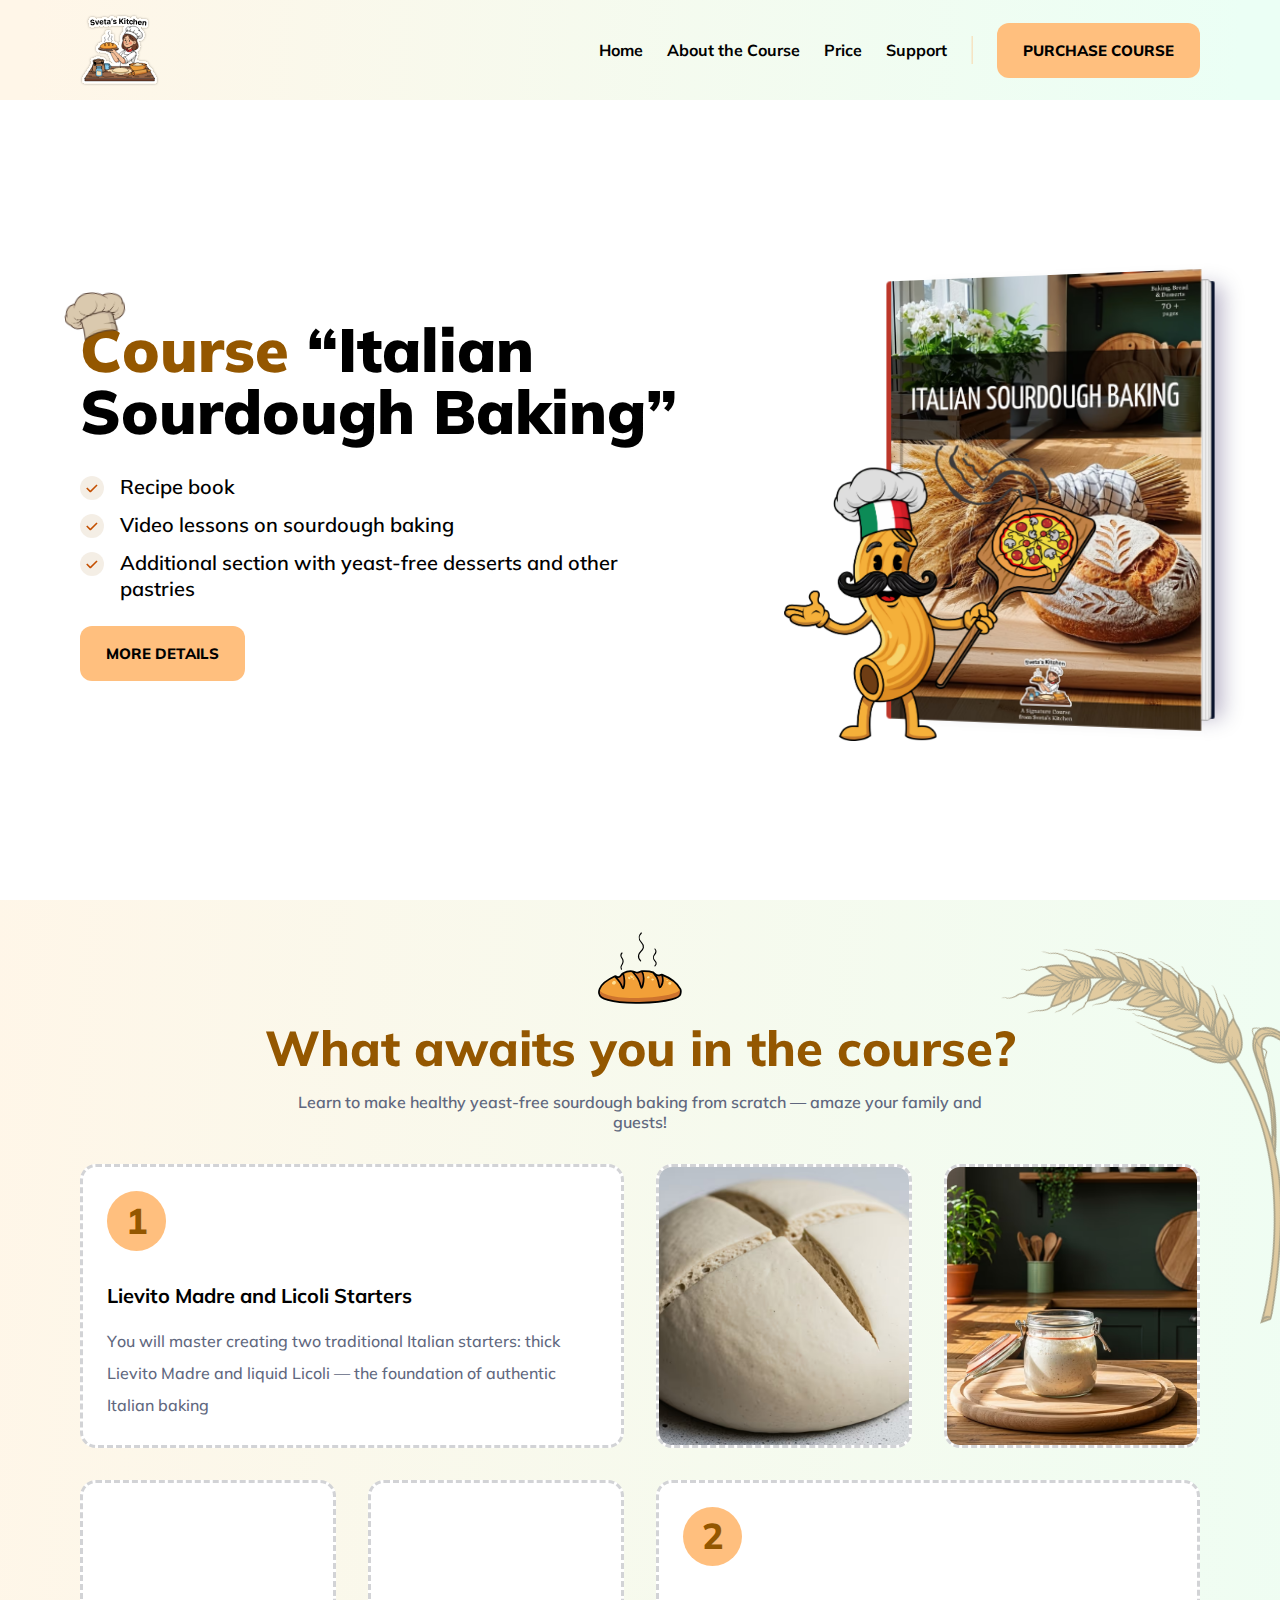
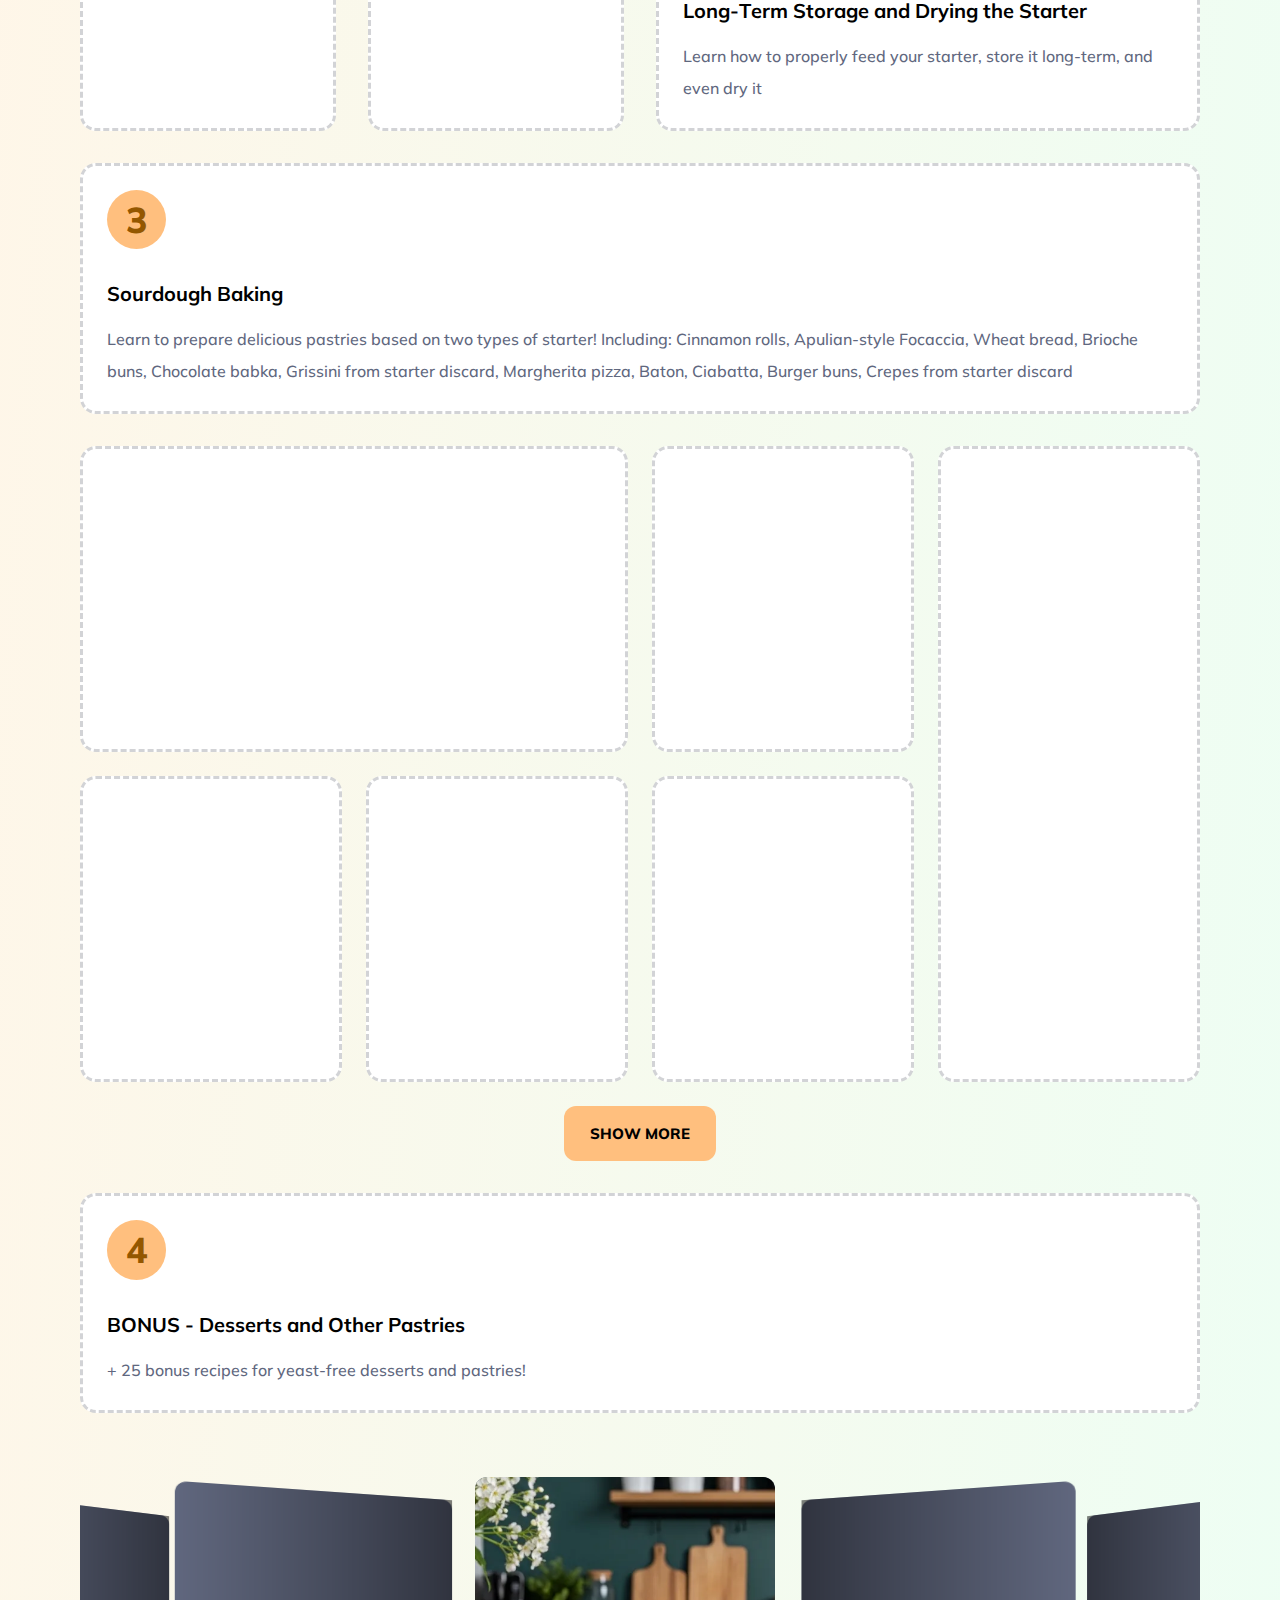
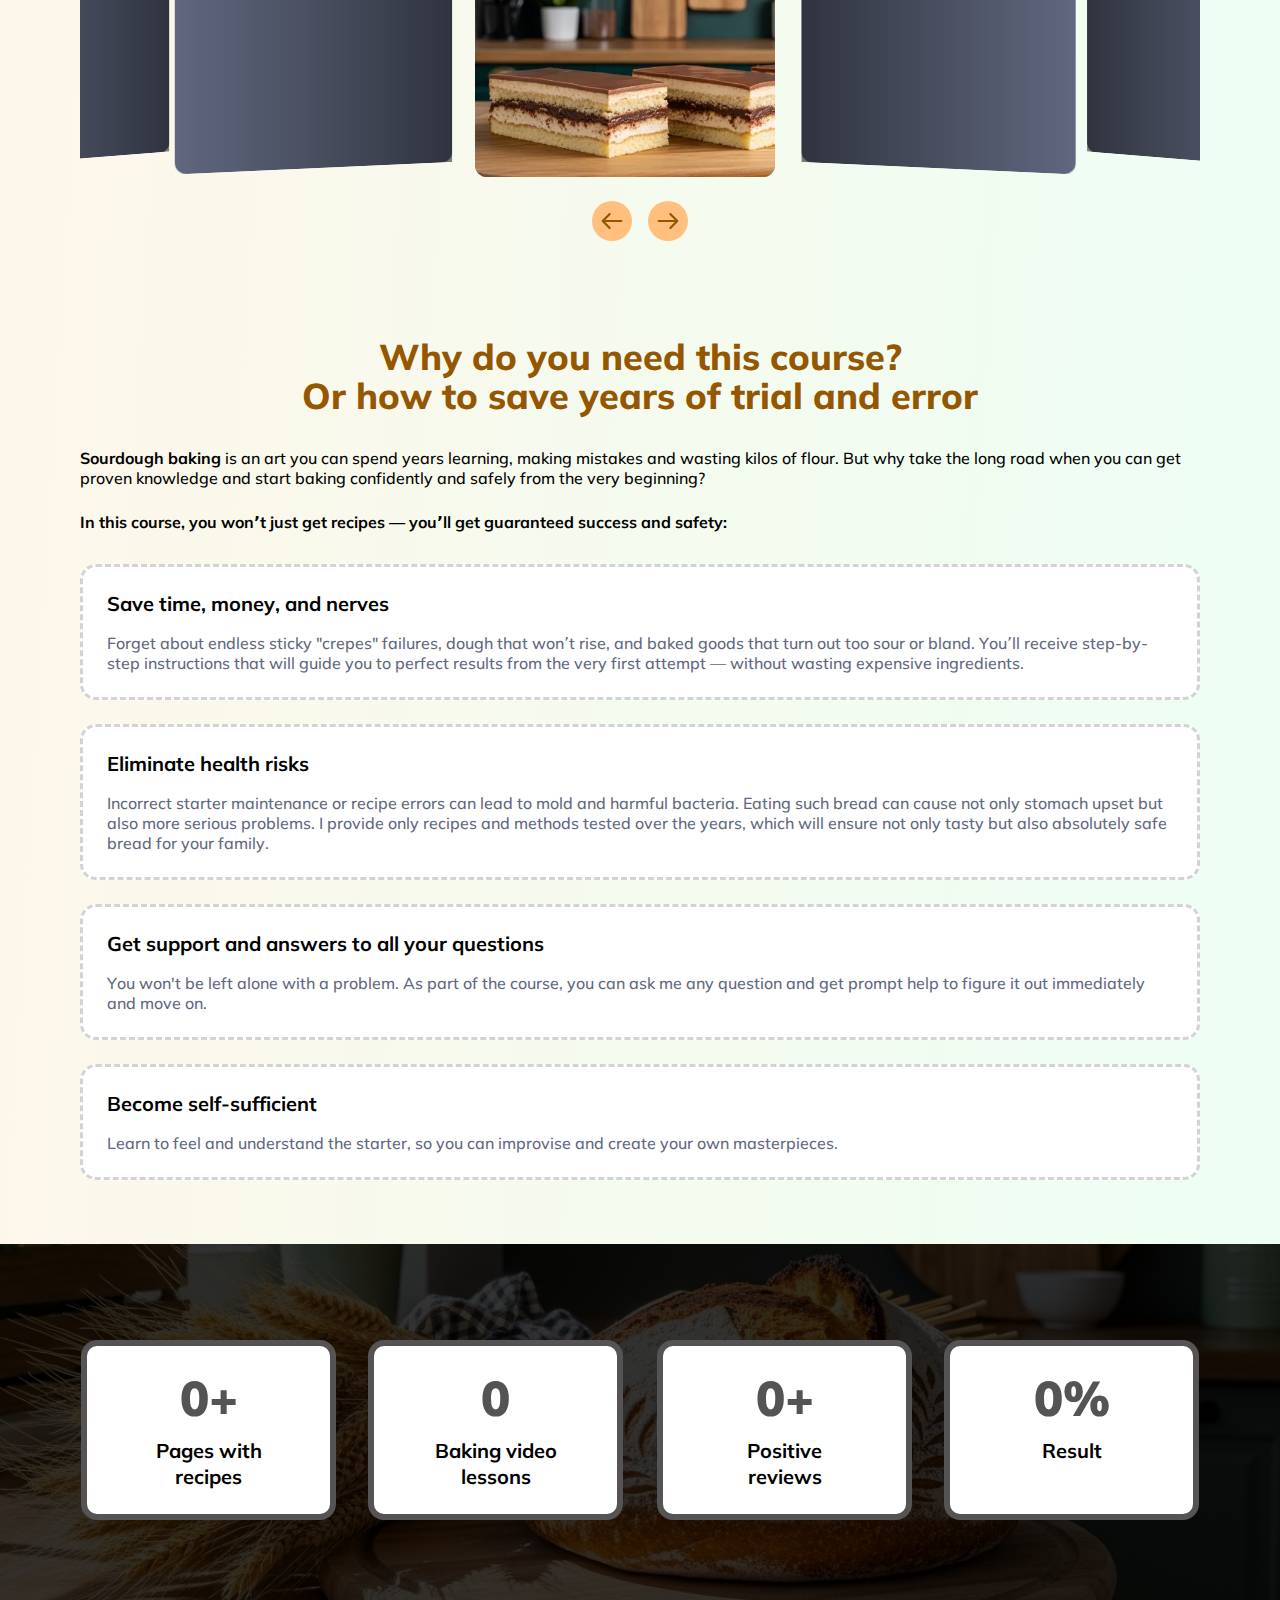
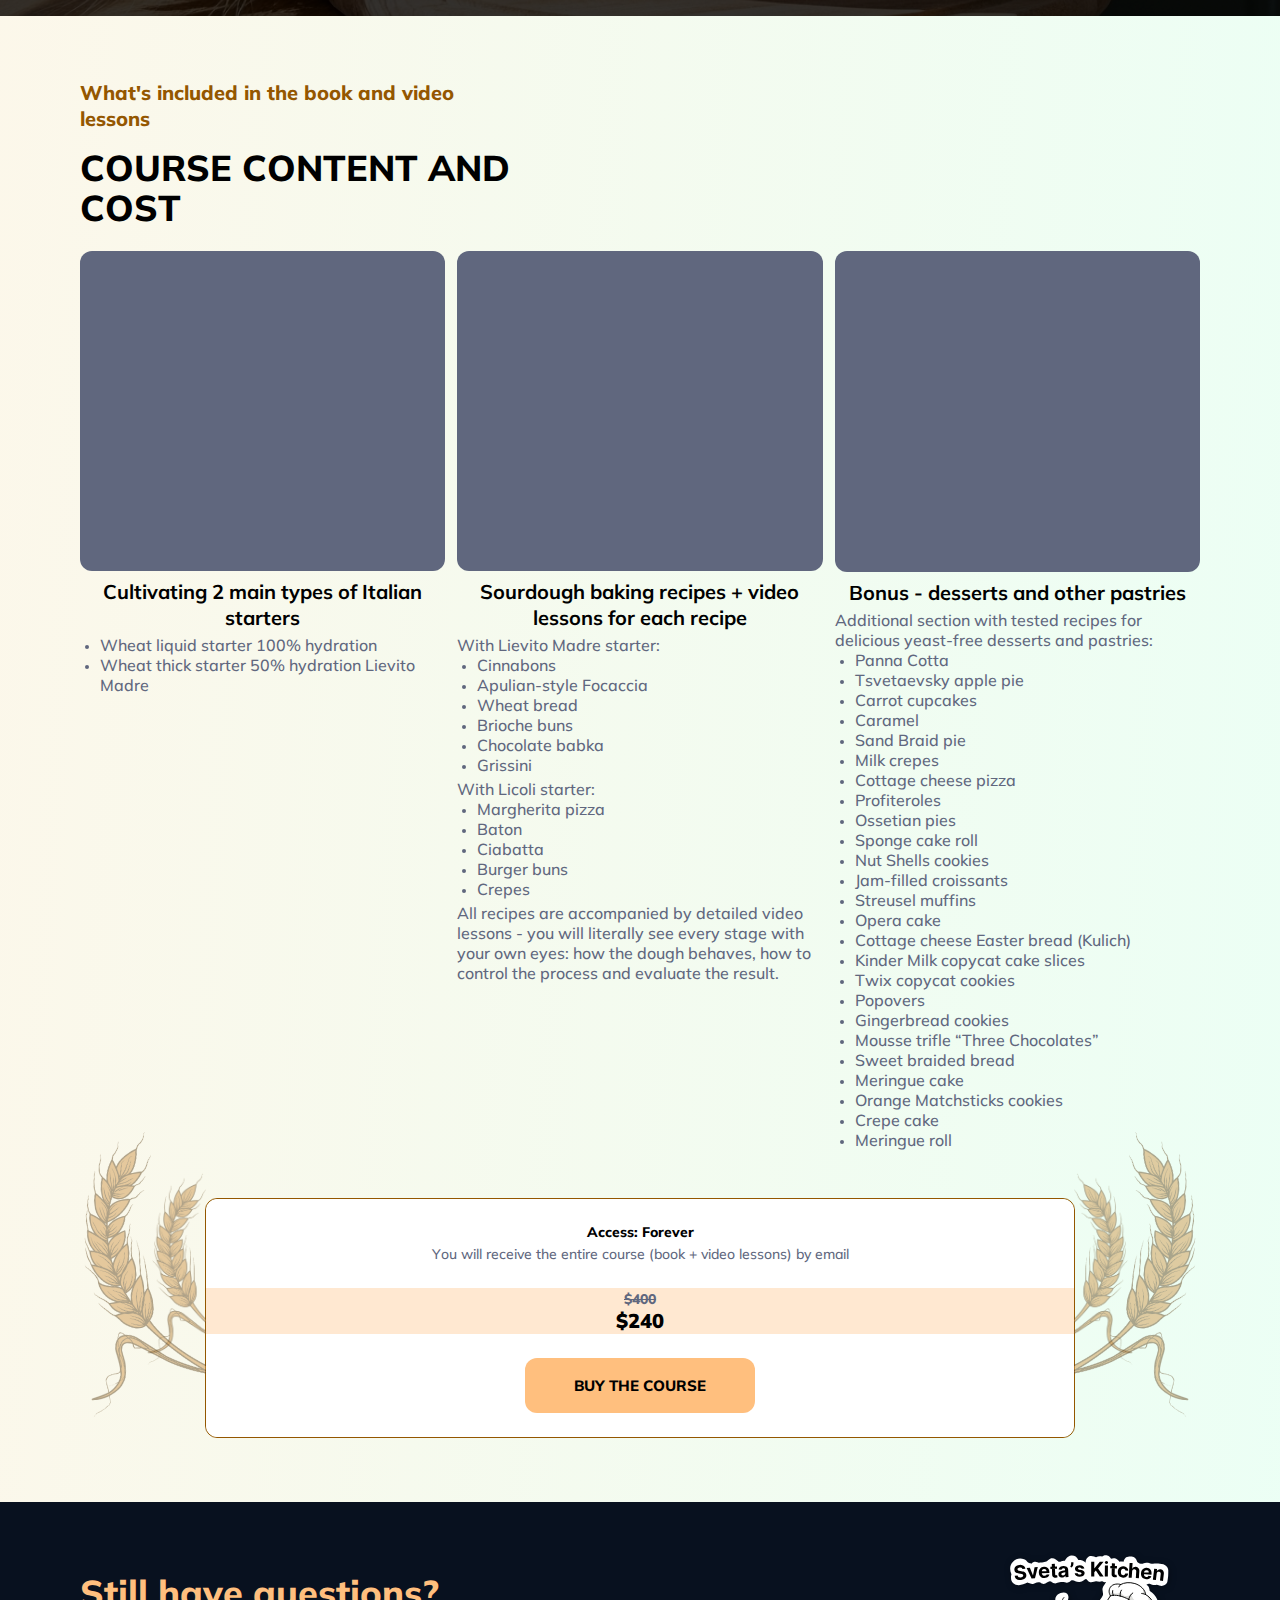
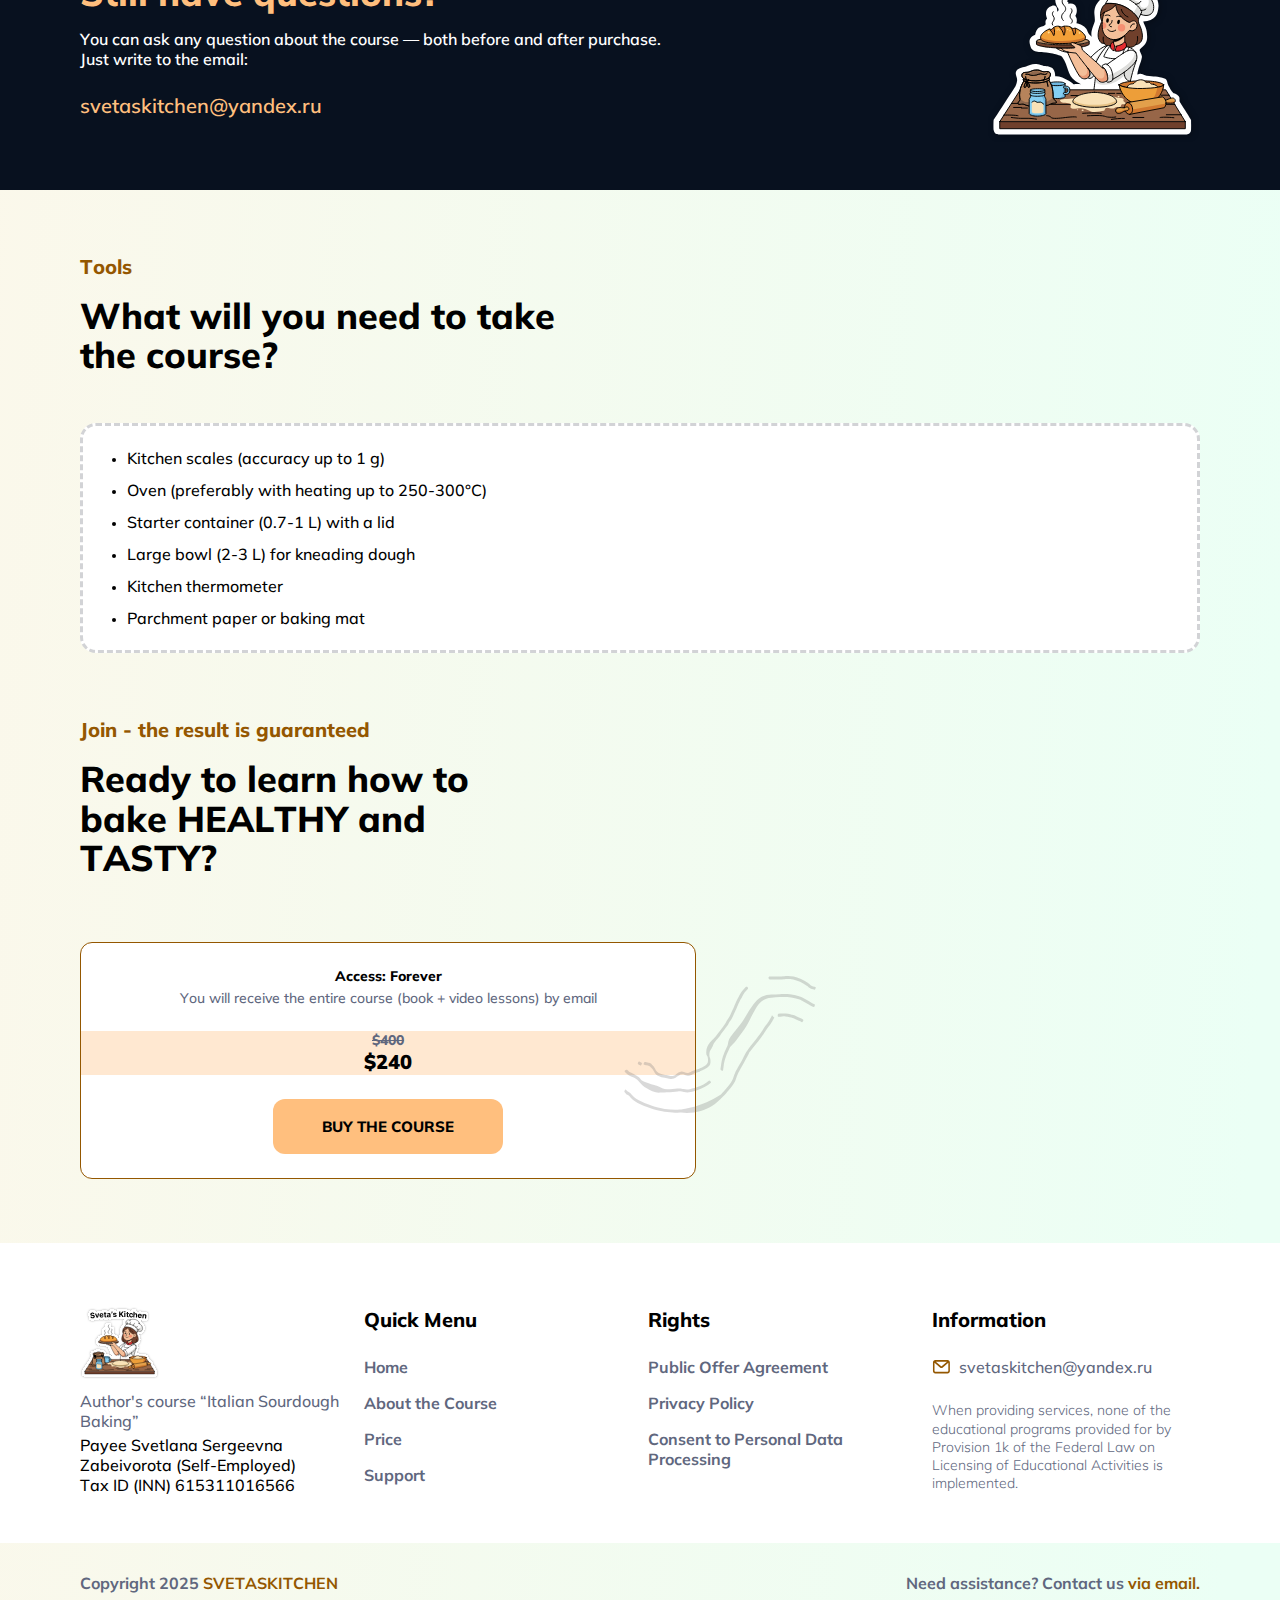
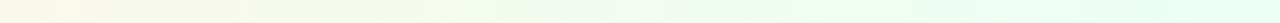
<file: en/index.html>
<!doctype html><html lang=en><meta charset=utf-8><meta name=viewport content="width=device-width"><meta name=color-scheme content="only light"><meta name=description content="Online course on Italian sourdough baking from scratch! Learn to make Lievito Madre and Licoli, bake authentic Italian bread, focaccia, brioches, and pizza, and preserve your starter for a long time. +25 bonus recipes for yeast-free desserts and pastries. Video lessons + recipe book — become a master of Italian baking!"><link rel=alternate hreflang=en href=https://svetaskitchen.ru/en><link rel=alternate hreflang=ru href=https://svetaskitchen.ru/><link rel=canonical href=https://svetaskitchen.ru/en/><link rel=sitemap href=/sitemap-index.xml><link rel=icon href=/favicon.ico sizes=32x32><link rel=icon href=/favicon.svg type=image/svg+xml><title>Master the Art of Authentic Italian Sourdough Baking!</title><link href=/_astro/fonts-en.PjRQ0Xet.css media=screen rel=stylesheet><link href=/_astro/global.CptbwfLx.css media=screen rel=stylesheet><body class="768:[--header-height:6.25rem] [--header-height:5rem] bg-gradient-primary"><header class="bg-gradient-primary flex-container h-(--header-height) sticky top-0 z-1"> <div class="w-full wrapper"> <div class="flex items-center justify-between"> <a class=inline-flex href=/en/#main> <img src=/_astro/logo.D2LqXenR_Z27CtmG.svg alt="Логотип сайта" loading=lazy decoding=async fetchpriority=auto width=883 height=805 class="h-[4.5rem] w-[5rem]"> </a> <div class="768:hidden block relative"> <button aria-label=menu class="cursor-pointer hamburger peer px-0" aria-pressed=false> <svg class="duration-300 h-[30px] relative transition-transform w-[30px" viewBox="0 0 100 80"> <line x1=20 y1=20 x2=80 y2=20 stroke=currentColor stroke-width=8 stroke-linecap=round class="duration-300 origin-[9px] transition-transform"/> <line x1=20 y1=40 x2=80 y2=40 stroke=currentColor stroke-width=8 stroke-linecap=round class="duration-300 transition-opacity"/> <line x1=20 y1=60 x2=80 y2=60 stroke=currentColor stroke-width=8 stroke-linecap=round class="duration-300 origin-[9px] transition-transform"/> </svg> </button> <nav class="absolute bg-white border-2 border-primary bottom-0 invisible min-w-[12rem] opacity-0 peer-aria-pressed:opacity-100 peer-aria-pressed:visible px-14-16 py-11-12 right-0 rounded-12 transition-all translate-y-full"> <ul class="flex flex-col gap-7-8"> <li class=font-bold> <a class="block decoration-transparent duration-300 hover:decoration-primary transition-all underline underline-offset-5 w-full" href=/en/#main> Home </a> <li class=font-bold> <a class="block decoration-transparent duration-300 hover:decoration-primary transition-all underline underline-offset-5 w-full" href=/en/#about> About the Course </a> <li class=font-bold> <a class="block decoration-transparent duration-300 hover:decoration-primary transition-all underline underline-offset-5 w-full" href=/en/#price> Price </a> <li class=font-bold> <a class="block decoration-transparent duration-300 hover:decoration-primary transition-all underline underline-offset-5 w-full" href=/en/#support> Support </a> </li> </ul> </nav> </div> <div class="768:flex flex-container gap-21-24 hidden ml-auto"> <nav> <ul class="flex-container gap-14-24"> <li class=font-bold> <a class="decoration-transparent duration-300 hover:decoration-primary transition-all underline underline-offset-5" href=/en/#main> Home </a> <li class=font-bold> <a class="decoration-transparent duration-300 hover:decoration-primary transition-all underline underline-offset-5" href=/en/#about> About the Course </a> <li class=font-bold> <a class="decoration-transparent duration-300 hover:decoration-primary transition-all underline underline-offset-5" href=/en/#price> Price </a> <li class=font-bold> <a class="decoration-transparent duration-300 hover:decoration-primary transition-all underline underline-offset-5" href=/en/#support> Support </a> </li> </ul> </nav> <div class="bg-gradient-secondary h-[1.8rem] w-[2px]"></div> <button data-target=payment class=button>Purchase Course</button> </div> </div> </div> </header> <div class="bg-white isolate" id=main> <div class=wrapper> <div class="968:flex-nowrap 968:justify-between flex-container flex-wrap gap-7-12 h-[calc(100svh-var(--header-height))] justify-center max-h-[55rem] min-h-fit py-56-96"> <div class=968:shrink-0> <h1 class="968:max-w-[21ch] 968:text-60 968:text-left 968:text-wrap font-black mb-21-32 text-48 text-center text-pretty"> <span class="relative text-secondary"><img src=/_astro/hat.DWXyR-7A_Z1ky1Nf.avif alt loading=lazy decoding=async fetchpriority=auto width=482 height=372 class="-rotate-7 [translate:-25%_-40%] absolute left-0 opacity-90 top-0 w-[1em]">Course</span> “Italian Sourdough Baking” </h1> <div class="968:hidden max-w-[19.5rem] mb-28-32 ml-auto mr-auto relative w-[clamp(10rem,40vw,17.5rem)]"> <div class="image3d-book isolate"> <div class="image3d-cover relative z-1"> <picture> <source srcset=/_astro/book-en.C8GjwtuI_Ndwjj.avif type=image/avif><source srcset=/_astro/book-en.C8GjwtuI_XOavM.webp type=image/webp> <img src=/_astro/book-en.C8GjwtuI_ZxquIs.jpg fetchpriority=high loading=eager alt="Book “Italian Sourdough Baking”" decoding=async width=1016 height=1448 class=bg-gray> </picture> </div> </div> <img src=/_astro/macaroni.DRtz1ee2_20TDa1.avif alt loading=lazy decoding=async fetchpriority=auto width=1601 height=1519 class="-left-1/3 absolute bottom-[-5%] pointer-events-none"> </div> <ul class="flex flex-col gap-7-12 max-w-[60ch] mb-14-24"> <li class="flex font-semibold gap-11-16 items-baseline text-20"> <div class="aspect-square bg-secondary/10 flex-center rounded-full shrink-0 w-[24px]"> <svg width=11 height=8 fill=none viewBox="0 0 11 8" aria-hidden=true class="h-[50%] w-[50%]"><path fill=#c44f00 d="M3.997 8a.7.7 0 0 1-.496-.203L.2 4.543l.992-.978 2.805 2.766L9.608.8l.992.978-6.107 6.02A.7.7 0 0 1 3.997 8"/></svg> </div> Recipe book <li class="flex font-semibold gap-11-16 items-baseline text-20"> <div class="aspect-square bg-secondary/10 flex-center rounded-full shrink-0 w-[24px]"> <svg width=11 height=8 fill=none viewBox="0 0 11 8" aria-hidden=true class="h-[50%] w-[50%]"><path fill=#c44f00 d="M3.997 8a.7.7 0 0 1-.496-.203L.2 4.543l.992-.978 2.805 2.766L9.608.8l.992.978-6.107 6.02A.7.7 0 0 1 3.997 8"/></svg> </div> Video lessons on sourdough baking <li class="flex font-semibold gap-11-16 items-baseline text-20"> <div class="aspect-square bg-secondary/10 flex-center rounded-full shrink-0 w-[24px]"> <svg width=11 height=8 fill=none viewBox="0 0 11 8" aria-hidden=true class="h-[50%] w-[50%]"><path fill=#c44f00 d="M3.997 8a.7.7 0 0 1-.496-.203L.2 4.543l.992-.978 2.805 2.766L9.608.8l.992.978-6.107 6.02A.7.7 0 0 1 3.997 8"/></svg> </div> Additional section with yeast-free desserts and other pastries </li> </ul> <ul class="768:justify-start flex flex-wrap gap-7-8 justify-center"> <li> <a class="button min-w-fit" href=/en/#about>more details</a> </li> <li class=768:hidden> <button data-target=payment class="block button min-w-fit">Purchase Course</button> </li> </ul> </div> <div class="968:block hidden max-w-[19.5rem] relative"> <div class="image3d-book isolate"> <div class="image3d-cover relative z-1"> <picture> <source srcset=/_astro/book-en.C8GjwtuI_Ndwjj.avif type=image/avif><source srcset=/_astro/book-en.C8GjwtuI_XOavM.webp type=image/webp> <img src=/_astro/book-en.C8GjwtuI_ZxquIs.jpg fetchpriority=high loading=eager alt="Book “Italian Sourdough Baking”" decoding=async width=1016 height=1448 class=bg-gray> </picture> </div> </div> <img src=/_astro/macaroni.DRtz1ee2_20TDa1.avif alt loading=lazy decoding=async fetchpriority=auto width=1601 height=1519 class="-left-1/3 absolute bottom-[-5%] pointer-events-none"> </div> </div> </div> </div> <script src="[data-uri]"></script> <section class="about overflow-clip py-28-32 relative" id=about> <div class="absolute aspect-[0.88] bg-[url(../assets/spikelet.png)] bg-cover bg-no-repeat bg-right-top hidden min-[1240px]:block opacity-50 right-0 rotate-[-70deg] top-[2em] translate-x-1/10 w-[20em]"></div> <div class=wrapper> <div class="flex-center flex-col mb-21-32"> <svg width=84 height=72 fill=none viewBox="0 0 84 72" class="5.5rem mb-14-16"><path fill=#f2a038 d="M1.405 62.339s-4.342-8.902 15.415-18.02c1.411-.652 2.081.99 3.474.868 2.401-.212 2.659-2.758 4.776-3.908 3.2-1.739 5.504-2.398 9.12-1.954 2.315.284 3.244 1.302 5.21 1.302 1.737 0 3.257-1.52 4.343-1.52 3.691 0 7.314-.356 11.29 1.303 1.085.454 3.102 3.136 5.645 3.04 1.34-.05 1.954-1.086 3.256-.869 8.25 3.257 15.416 8.468 18.455 14.547.91 1.82 0 5.211 0 5.211-.507 2.605-9.38 7.946-40.818 8.468-31.438.52-39.877-5.428-40.166-8.468"/><path fill=#ce742e d="M40.486 66.03c-26.922.695-37.778-4.777-39.08-8.25-.694 1.91.506 5.644 1.302 6.947 1.23 1.665 10.495 6.08 37.778 6.08 27.14 0 39.298-5.14 41.903-8.251v-5.21c-1.085 3.473-14.98 7.989-41.903 8.684M25.07 41.279c-2.117 1.15-2.375 3.696-4.776 3.908-1.393.123-2.063-1.52-3.474-.869 0 0 3.11 3.056 5.211 6.297 1.82 2.807 2.387 5.862 3.04 5.862.651 0 1.56-4.51 1.303-8.468-.227-3.49-1.304-6.73-1.304-6.73m18.673-2.171c-1.086 0-2.606 1.52-4.343 1.52-1.966 0-2.895-1.019-5.21-1.303 1.664 1.954 4.373 4.993 5.862 7.599 2.605 4.56 2.822 8.901 3.474 8.901.651 0 2.17-5.21 2.17-9.336 0-3.907-1.157-6.079-1.953-7.381m20.191 3.474c-1.302-.218-1.917.817-3.256.868-2.543.096-4.56-2.586-5.646-3.04 1.303 1.665 3.81 3.908 4.994 8.25 1.125 4.126 1.086 6.514 1.737 6.731.652.217 2.79-3.04 3.04-6.296.267-3.474-.507-5.21-.87-6.514"/><path stroke=#000 stroke-width=1.737 d="M16.82 44.318C-2.937 53.438 1.405 62.34 1.405 62.34c.29 3.04 8.728 8.989 40.166 8.468s40.311-5.863 40.818-8.468c0 0 .91-3.39 0-5.21-3.04-6.08-10.204-11.29-18.455-14.547M16.82 44.317c1.411-.65 2.081.992 3.474.869 2.401-.212 2.659-2.758 4.776-3.908m-8.25 3.04s3.11 3.055 5.211 6.296c1.82 2.807 2.387 5.862 3.04 5.862.651 0 1.56-4.51 1.303-8.468-.227-3.49-1.304-6.73-1.304-6.73m38.864 1.302c-1.302-.217-1.917.818-3.256.869-2.543.096-4.56-2.586-5.646-3.04m8.902 2.172c.362 1.302 1.136 3.04.869 6.513-.25 3.257-2.388 6.513-3.04 6.296-.651-.217-.611-2.605-1.737-6.73-1.184-4.343-3.691-6.586-4.994-8.25m0 0c-3.975-1.66-7.598-1.303-11.29-1.303m0 0c-1.085 0-2.605 1.52-4.341 1.52-1.967 0-2.897-1.019-5.212-1.303m9.554-.217c.796 1.302 1.954 3.474 1.954 7.382 0 4.125-1.52 9.335-2.171 9.335-.652 0-.869-4.342-3.474-8.901-1.489-2.606-4.198-5.645-5.863-7.6m0 0c-3.615-.443-5.919.216-9.119 1.955"/><path fill=#ffdf93 d="M17.906 50.398c0 .959-.875 2.17-1.954 2.17-1.08 0-1.954-.343-1.954-1.302s.875-2.171 1.954-2.171c1.08 0 1.954.343 1.954 1.303m33.748-4.826c-.213.56-1.028 1.06-1.7.805-.672-.256-1.141-.664-.928-1.225.213-.56 1.028-1.06 1.7-.804.673.255 1.141.664.928 1.224m21.776 5.912c-.242.634-1.319 1.604-2.113 1.302-.793-.302-1.221-1.188-.98-1.822s1.19-1.19 1.983-.888 1.35.774 1.11 1.408m-3.545-2.918c-.095.25-.563.616-.93.476s-.583-.506-.487-.756.513-.453.88-.313c.368.14.632.343.537.593m-16.276-4.429c-.154.185-.583.225-.873-.014s-.47-.501-.316-.687.583-.226.873.014.47.501.316.687m2.388 3.606c-.213.56-1.028 1.06-1.7.805-.673-.256-1.141-.664-.928-1.224s.558-1.09 1.23-.834c.673.255 1.611.693 1.398 1.253M36.298 46.4c.124.424-.102 1.07-.574 1.208-.471.138-.898.098-1.022-.325-.123-.423-.115-.745.357-.882.471-.138 1.115-.423 1.24 0m-.9-1.214c-.393.445-1.833 1.032-2.51.434-.68-.598-.922-1.275-.302-2.196.62-.92.694 0 1.271.816.678.598 2.17-.651 1.54.946m-3.15 1.833c-.485.352-1.44.323-1.863-.26-.422-.582-.59-1.18-.104-1.532s1.064-.605 1.486-.023c.422.583.967 1.464.481 1.815"/><path stroke=#000 stroke-linecap=round stroke-width=1.154 d="M23.987 21c-.72.77-1.73 2.885 0 5.192 2.164 2.885 1.154 4.616 0 6.49s-1.875 2.164-.577 4.471"/><path stroke=#000 stroke-linecap=round stroke-width=1.157 d="M43.34 1c-1.687 1.639-3.75 5.502 0 9.397 3.759 3.904 1.88 6.979-.723 9.398-1.089 1.012-4.192 4.77 0 9.108"/><path stroke=#000 stroke-linecap=round stroke-width=1.108 d="M56.94 17c.922 1.062 1.523 3.324-.416 5.678-1.342 1.63-1.385 4.294 0 5.679s2.77 3.324.415 5.54"/></svg> <h2 class="font-extrabold mb-14-16 text-48 text-balance text-center text-secondary"> What awaits you in the course? </h2> <p class="font-semibold max-w-[70ch] text-center text-gray"> Learn to make healthy yeast-free sourdough baking from scratch — amaze your family and guests! </p> </div> <section class="768:grid-cols-2 968:grid-cols-4 gap-21-32 grid grid-cols-1 mb-21-32"> <div class="768:col-span-2 card-border p-14-24 rounded-16"> <div class="aspect-square bg-primary flex-center font-extrabold mb-14-32 rounded-full text-36 text-secondary w-[1.65em]"> 1 </div> <h3 class="font-bold mb-11-16 text-20">Lievito Madre and Licoli Starters</h3> <p class="font-medium leading-[2] text-gray"> You will master creating two traditional Italian starters: thick Lievito Madre and liquid Licoli — the foundation of authentic Italian baking </p> </div> <picture> <source srcset=/_astro/01.CQQn9ZTt_Z1SU3js.avif type=image/avif> <img src=/_astro/01.CQQn9ZTt_1idFNu.jpg alt="Lievito Madre Starter" loading=lazy decoding=async fetchpriority=auto width=1408 height=768 class="card-border h-full object-cover rounded-16"> </picture> <picture> <source srcset=/_astro/02.BisXTzaE_UbGDG.avif type=image/avif> <img src=/_astro/02.BisXTzaE_ZWQH2i.jpg alt="Licoli Starter" loading=lazy decoding=async fetchpriority=auto width=1408 height=768 class="card-border h-full object-cover rounded-16"> </picture> </section> <section class="768:grid-cols-2 968:grid-cols-4 gap-21-32 grid grid-cols-1"> <div class="968:order-none about__card--order order-1"> <picture> <source srcset=/_astro/03.Dz-t-UV-_FPyzU.avif type=image/avif> <img src=/_astro/03.Dz-t-UV-_Z1ccP64.jpg alt="Starter in a jar" loading=lazy decoding=async fetchpriority=auto width=1408 height=768 class="card-border h-full object-cover rounded-16"> </picture> </div> <div class="968:order-none about__card--order order-2"> <picture> <source srcset=/_astro/04.B4mcoPH5_2a3Bb1.avif type=image/avif> <img src=/_astro/04.B4mcoPH5_h0cu2.jpg alt="Dried starter" loading=lazy decoding=async fetchpriority=auto width=1408 height=768 class="card-border h-full object-cover rounded-16"> </picture> </div> <section class="768:col-span-2 card-border p-14-24 rounded-16"> <div class="aspect-square bg-primary flex-center font-extrabold mb-14-32 rounded-full text-36 text-secondary w-[1.65em]"> 2 </div> <h3 class="font-bold mb-11-16 text-20">Long-Term Storage and Drying the Starter</h3> <p class="font-medium leading-[2] text-gray"> Learn how to properly feed your starter, store it long-term, and even dry it </p> </section> </section> <section> <div class="card-border my-21-32 p-14-24 rounded-16"> <div class="aspect-square bg-primary flex-center font-extrabold mb-14-32 rounded-full text-36 text-secondary w-[1.65em]"> 3 </div> <h3 class="font-bold mb-11-16 text-20">Sourdough Baking</h3> <p class="font-medium leading-[2] text-gray"> Learn to prepare delicious pastries based on two types of starter! Including: Cinnamon rolls, Apulian-style Focaccia, Wheat bread, Brioche buns, Chocolate babka, Grissini from starter discard, Margherita pizza, Baton, Ciabatta, Burger buns, Crepes from starter discard </p> </div> <div class="768:grid-cols-4 968:gap-14-24 about__grid gap-21-32 grid grid-cols-2 mb-14-24"> <img src=/_astro/05.C-hLe9gS_Z2bjkdK.webp alt loading=lazy decoding=async fetchpriority=auto width=4080 height=3072 class="card-border h-full object-cover rounded-16"><img src=/_astro/06.C6f8ZIYW_1dnDqw.webp alt loading=lazy decoding=async fetchpriority=auto width=4080 height=3072 class="card-border h-full object-cover rounded-16"><img src=/_astro/07.1C9cUR1-_ZgJ3QA.webp alt loading=lazy decoding=async fetchpriority=auto width=3072 height=4080 class="card-border h-full object-cover rounded-16"><img src=/_astro/08.D6geNb20_AkNPo.webp alt loading=lazy decoding=async fetchpriority=auto width=4080 height=3072 class="card-border h-full object-cover rounded-16"><img src=/_astro/09.CEHx0yA1_1WD3Wx.webp alt loading=lazy decoding=async fetchpriority=auto width=3072 height=4080 class="card-border h-full object-cover rounded-16"><img src=/_astro/10.BT-kiodX_Z2pUb8H.webp alt loading=lazy decoding=async fetchpriority=auto width=4080 height=3072 class="card-border h-full object-cover rounded-16"><img src=/_astro/11.CBE6VsuO_ZkJ8pr.webp alt loading=lazy decoding=async fetchpriority=auto width=4080 height=3072 class="card-border h-full object-cover rounded-16"><img src=/_astro/12.B7qqx0so_1uU9vr.webp alt loading=lazy decoding=async fetchpriority=auto width=4080 height=3072 class="card-border h-full object-cover rounded-16"><img src=/_astro/13.Vuqz7tAF_Z1vvsiN.webp alt loading=lazy decoding=async fetchpriority=auto width=4080 height=3072 class="card-border h-full object-cover rounded-16"><img src=/_astro/14.BLB-vUXO_RgJGC.webp alt loading=lazy decoding=async fetchpriority=auto width=4080 height=3072 class="card-border h-full object-cover rounded-16"><img src=/_astro/15.D4M_jXuS_sp5Hb.webp alt loading=lazy decoding=async fetchpriority=auto width=4080 height=3072 class="card-border h-full object-cover rounded-16"><img src=/_astro/16.BhFKa28S_YHPXr.webp alt loading=lazy decoding=async fetchpriority=auto width=4080 height=3072 class="card-border h-full object-cover rounded-16"> </div> <div class=flex> <button class="about__more button mx-auto">Show more</button> </div> </section> <section> <div class="card-border mb-42-64 mt-21-32 p-14-24 rounded-16"> <div class="aspect-square bg-primary flex-center font-extrabold mb-14-32 rounded-full text-36 text-secondary w-[1.65em]"> 4 </div> <h3 class="font-bold mb-11-16 text-20">BONUS - Desserts and Other Pastries</h3> <p class="font-medium leading-[2] text-gray"> + 25 bonus recipes for yeast-free desserts and pastries! </p> </div> <link media=screen href=/_astro/swiper.CHvdOcI8.css rel=stylesheet><div class=isolate> <div class="max-w-[88.4375rem] mySwiper swiper"> <div class=swiper-wrapper> <div class="768:w-[18.75rem]! aspect-square mr-[30px] swiper-slide w-[15rem]!"> <img src=/_astro/1.IIu0LecN_Z26nzzx.webp alt loading=lazy decoding=async fetchpriority=auto width=3072 height=4080 class="bg-gray h-full object-cover rounded-12 w-full"> <div class=swiper-lazy-preloader></div> </div><div class="768:w-[18.75rem]! aspect-square mr-[30px] swiper-slide w-[15rem]!"> <img src=/_astro/10.C8FE4QT__Z1QOIp5.webp alt loading=lazy decoding=async fetchpriority=auto width=1408 height=768 class="bg-gray h-full object-cover rounded-12 w-full"> <div class=swiper-lazy-preloader></div> </div><div class="768:w-[18.75rem]! aspect-square mr-[30px] swiper-slide w-[15rem]!"> <img src=/_astro/11.Ba8G1ZBK_1QCw5k.webp alt loading=lazy decoding=async fetchpriority=auto width=1900 height=1000 class="bg-gray h-full object-cover rounded-12 w-full"> <div class=swiper-lazy-preloader></div> </div><div class="768:w-[18.75rem]! aspect-square mr-[30px] swiper-slide w-[15rem]!"> <img src=/_astro/13.mC0uqEfX_1YkN5.webp alt loading=lazy decoding=async fetchpriority=auto width=502 height=612 class="bg-gray h-full object-cover rounded-12 w-full"> <div class=swiper-lazy-preloader></div> </div><div class="768:w-[18.75rem]! aspect-square mr-[30px] swiper-slide w-[15rem]!"> <img src=/_astro/14.BI36sv6i_2rs6sI.webp alt loading=lazy decoding=async fetchpriority=auto width=1408 height=768 class="bg-gray h-full object-cover rounded-12 w-full"> <div class=swiper-lazy-preloader></div> </div><div class="768:w-[18.75rem]! aspect-square mr-[30px] swiper-slide w-[15rem]!"> <img src=/_astro/15.B7utXisA_2wCgOr.webp alt loading=lazy decoding=async fetchpriority=auto width=1408 height=768 class="bg-gray h-full object-cover rounded-12 w-full"> <div class=swiper-lazy-preloader></div> </div><div class="768:w-[18.75rem]! aspect-square mr-[30px] swiper-slide w-[15rem]!"> <img src=/_astro/16.PqkinQNy_9aBtj.webp alt loading=lazy decoding=async fetchpriority=auto width=1408 height=768 class="bg-gray h-full object-cover rounded-12 w-full"> <div class=swiper-lazy-preloader></div> </div><div class="768:w-[18.75rem]! aspect-square mr-[30px] swiper-slide w-[15rem]!"> <img src=/_astro/17.BU0AD-pz_2prirg.webp alt loading=lazy decoding=async fetchpriority=auto width=1408 height=768 class="bg-gray h-full object-cover rounded-12 w-full"> <div class=swiper-lazy-preloader></div> </div><div class="768:w-[18.75rem]! aspect-square mr-[30px] swiper-slide w-[15rem]!"> <img src=/_astro/18.DY9SUVnR_ZbWYLd.webp alt loading=lazy decoding=async fetchpriority=auto width=2560 height=1927 class="bg-gray h-full object-cover rounded-12 w-full"> <div class=swiper-lazy-preloader></div> </div><div class="768:w-[18.75rem]! aspect-square mr-[30px] swiper-slide w-[15rem]!"> <img src=/_astro/19.OiaqBDhk_Z3x3m.webp alt loading=lazy decoding=async fetchpriority=auto width=502 height=612 class="bg-gray h-full object-cover rounded-12 w-full"> <div class=swiper-lazy-preloader></div> </div><div class="768:w-[18.75rem]! aspect-square mr-[30px] swiper-slide w-[15rem]!"> <img src=/_astro/2.fUEL30dY_Z1QljjO.webp alt loading=lazy decoding=async fetchpriority=auto width=3072 height=4080 class="bg-gray h-full object-cover rounded-12 w-full"> <div class=swiper-lazy-preloader></div> </div><div class="768:w-[18.75rem]! aspect-square mr-[30px] swiper-slide w-[15rem]!"> <img src=/_astro/20.BdUtXLQu_Z1ngoLo.webp alt loading=lazy decoding=async fetchpriority=auto width=1927 height=2560 class="bg-gray h-full object-cover rounded-12 w-full"> <div class=swiper-lazy-preloader></div> </div><div class="768:w-[18.75rem]! aspect-square mr-[30px] swiper-slide w-[15rem]!"> <img src=/_astro/21.KdeV4sI0_2posiA.webp alt loading=lazy decoding=async fetchpriority=auto width=502 height=760 class="bg-gray h-full object-cover rounded-12 w-full"> <div class=swiper-lazy-preloader></div> </div><div class="768:w-[18.75rem]! aspect-square mr-[30px] swiper-slide w-[15rem]!"> <img src=/_astro/22.D8-GaoBV_ZRgOpy.webp alt loading=lazy decoding=async fetchpriority=auto width=502 height=612 class="bg-gray h-full object-cover rounded-12 w-full"> <div class=swiper-lazy-preloader></div> </div><div class="768:w-[18.75rem]! aspect-square mr-[30px] swiper-slide w-[15rem]!"> <img src=/_astro/23.DgkbYgjO_Z1UImKr.webp alt loading=lazy decoding=async fetchpriority=auto width=251 height=306 class="bg-gray h-full object-cover rounded-12 w-full"> <div class=swiper-lazy-preloader></div> </div><div class="768:w-[18.75rem]! aspect-square mr-[30px] swiper-slide w-[15rem]!"> <img src=/_astro/24.DZIIwqhF_Zpcflb.webp alt loading=lazy decoding=async fetchpriority=auto width=251 height=306 class="bg-gray h-full object-cover rounded-12 w-full"> <div class=swiper-lazy-preloader></div> </div><div class="768:w-[18.75rem]! aspect-square mr-[30px] swiper-slide w-[15rem]!"> <img src=/_astro/3.BQLJOgxR_ZwXb9l.webp alt loading=lazy decoding=async fetchpriority=auto width=3072 height=4080 class="bg-gray h-full object-cover rounded-12 w-full"> <div class=swiper-lazy-preloader></div> </div><div class="768:w-[18.75rem]! aspect-square mr-[30px] swiper-slide w-[15rem]!"> <img src=/_astro/4.DDCExqDe_1nuzqf.webp alt loading=lazy decoding=async fetchpriority=auto width=3084 height=4096 class="bg-gray h-full object-cover rounded-12 w-full"> <div class=swiper-lazy-preloader></div> </div><div class="768:w-[18.75rem]! aspect-square mr-[30px] swiper-slide w-[15rem]!"> <img src=/_astro/5.DsCmjvQa_z05sy.webp alt loading=lazy decoding=async fetchpriority=auto width=1927 height=2560 class="bg-gray h-full object-cover rounded-12 w-full"> <div class=swiper-lazy-preloader></div> </div><div class="768:w-[18.75rem]! aspect-square mr-[30px] swiper-slide w-[15rem]!"> <img src=/_astro/6.BjLoRRgo_Z1x8hkk.webp alt loading=lazy decoding=async fetchpriority=auto width=1408 height=768 class="bg-gray h-full object-cover rounded-12 w-full"> <div class=swiper-lazy-preloader></div> </div><div class="768:w-[18.75rem]! aspect-square mr-[30px] swiper-slide w-[15rem]!"> <img src=/_astro/7.D_RkUNDD_nlu51.webp alt loading=lazy decoding=async fetchpriority=auto width=1408 height=768 class="bg-gray h-full object-cover rounded-12 w-full"> <div class=swiper-lazy-preloader></div> </div><div class="768:w-[18.75rem]! aspect-square mr-[30px] swiper-slide w-[15rem]!"> <img src=/_astro/8.DNpm_5gK_ZnDxLt.webp alt loading=lazy decoding=async fetchpriority=auto width=1408 height=768 class="bg-gray h-full object-cover rounded-12 w-full"> <div class=swiper-lazy-preloader></div> </div><div class="768:w-[18.75rem]! aspect-square mr-[30px] swiper-slide w-[15rem]!"> <img src=/_astro/9.DpjCRCeS_NXntX.webp alt loading=lazy decoding=async fetchpriority=auto width=1408 height=768 class="bg-gray h-full object-cover rounded-12 w-full"> <div class=swiper-lazy-preloader></div> </div> </div> <div class="flex-center gap-11-16 mt-21-24"> <div class="aspect-square bg-primary cursor-pointer flex-center mySwiper-button-prev rounded-full w-[2.5rem]"> <svg width=26 height=20 fill=none viewBox="0 0 26 20" class="rotate-180 w-[55%]"><path fill=#945700 d="M2 8.71a1.29 1.29 0 0 0 0 2.58zm22.912 2.202a1.29 1.29 0 0 0 0-1.824L16.705.881a1.29 1.29 0 0 0-1.824 1.824L22.176 10l-7.295 7.295a1.29 1.29 0 0 0 1.824 1.824zM2 10v1.29h22V8.71H2z"/></svg> </div> <div class="aspect-square bg-primary cursor-pointer flex-center mySwiper-button-next rounded-full w-[2.5rem]"> <svg width=26 height=20 fill=none viewBox="0 0 26 20" class=w-[55%]><path fill=#945700 d="M2 8.71a1.29 1.29 0 0 0 0 2.58zm22.912 2.202a1.29 1.29 0 0 0 0-1.824L16.705.881a1.29 1.29 0 0 0-1.824 1.824L22.176 10l-7.295 7.295a1.29 1.29 0 0 0 1.824 1.824zM2 10v1.29h22V8.71H2z"/></svg> </div> </div> </div> </div> <script type=module src=/_astro/Slider.astro_astro_type_script_index_0_lang.DiK8WN-a.js></script> </section> </div> </section> <script type=module>const e=document.querySelector(".about__grid");document.querySelector(".about__more")?.addEventListener("click",t=>{t.currentTarget.style.display="none",e.dataset.show=!0})</script> <section> <div class=wrapper> <h2 class="font-extrabold mb-21-32 text-36 text-center text-secondary">Why do you need this course?<br> Or how to save years of trial and error</h2> <p class=mb-14-24> <strong>Sourdough baking</strong> is an art you can spend years learning, making mistakes and wasting kilos of flour. But why take the long road when you can get proven knowledge and start baking confidently and safely from the very beginning? </p> <p class="font-bold mb-21-32"> In this course, you won’t just get recipes — you’ll get guaranteed success and safety: </p> <section class="card-border mb-14-24 p-14-24 rounded-16"> <h3 class="font-bold mb-11-16 text-20">Save time, money, and nerves</h3> <p class=text-gray>Forget about endless sticky "crepes" failures, dough that won’t rise, and baked goods that turn out too sour or bland. You’ll receive step-by-step instructions that will guide you to perfect results from the very first attempt — without wasting expensive ingredients.</p> </section><section class="card-border mb-14-24 p-14-24 rounded-16"> <h3 class="font-bold mb-11-16 text-20">Eliminate health risks</h3> <p class=text-gray>Incorrect starter maintenance or recipe errors can lead to mold and harmful bacteria. Eating such bread can cause not only stomach upset but also more serious problems. I provide only recipes and methods tested over the years, which will ensure not only tasty but also absolutely safe bread for your family.</p> </section><section class="card-border mb-14-24 p-14-24 rounded-16"> <h3 class="font-bold mb-11-16 text-20">Get support and answers to all your questions</h3> <p class=text-gray>You won't be left alone with a problem. As part of the course, you can ask me any question and get prompt help to figure it out immediately and move on.</p> </section><section class="card-border mb-14-24 p-14-24 rounded-16"> <h3 class="font-bold mb-11-16 text-20">Become self-sufficient</h3> <p class=text-gray>Learn to feel and understand the starter, so you can improvise and create your own masterpieces.</p> </section> </div> </section> <section class="after:absolute after:bg-black/80 after:inset-0 bg-[url(../assets/details-back.jpg)] bg-center bg-cover bg-no-repeat isolate relative"> <div class=wrapper> <h2 class=sr-only>Our advantages</h2> <ul class="gap-21-32 grid grid-cols-1 max-[31.25rem]:max-w-[14.375rem] max-[31.25rem]:mx-auto min-[31.25rem]:grid-cols-2 min-[68.5rem]:grid-cols-4 py-56-96 relative text-center z-1"> <li class="bg-white border-[0.375em] border-num max-w-[15.9375rem] min-[31.25rem]:justify-self-end pb-14-24 pt-14-24 px-28-48 rounded-16"> <div id=detail-1 class="font-black mb-7-12 text-48 text-num"> 70+ </div> <div class="font-bold text-20">Pages with recipes</div> <li class="bg-white border-[0.375em] border-num max-w-[15.9375rem] pb-14-24 pt-14-24 px-28-48 rounded-16"> <div id=detail-2 class="font-black mb-7-12 text-48 text-num"> 10 </div> <div class="font-bold text-20">Baking video lessons</div> <li class="bg-white border-[0.375em] border-num max-w-[15.9375rem] min-[31.25rem]:justify-self-end pb-14-24 pt-14-24 px-28-48 rounded-16"> <div id=detail-3 class="font-black mb-7-12 text-48 text-num"> 50+ </div> <div class="font-bold text-20">Positive reviews</div> <li class="bg-white border-[0.375em] border-num max-w-[15.9375rem] pb-14-24 pt-14-24 px-28-48 rounded-16"> <div id=detail-4 class="font-black mb-7-12 text-48 text-num"> 100% </div> <div class="font-bold text-20">Result</div> </li> </ul> </div> </section> <script type=module src=/_astro/Details.astro_astro_type_script_index_0_lang.D-huT1x7.js></script> <section class=isolate id=price> <div class=wrapper> <h2 class="font-extrabold max-w-[20ch] mb-14-24 text-36"> <span class="block mb-11-16 text-20 text-secondary">What's included in the book and video lessons<br></span> COURSE CONTENT AND COST</h2> <div class="768:gap-11-12 768:grid-cols-3 gap-28-32 grid grid-cols-1 mb-28-48"> <section> <img src=/_astro/1.BZi8BlPm_KUBxb.webp alt loading=lazy decoding=async fetchpriority=auto width=720 height=630 class="bg-gray max-w-[min(100%,25rem)] mb-7-8 mx-auto rounded-12"> <h3 class="font-bold mb-4 text-20 text-center"> Cultivating 2 main types of Italian starters </h3> <ul role=list class=text-gray> <li>Wheat liquid starter 100% hydration<li>Wheat thick starter 50% hydration Lievito Madre</li> </ul> </section> <section> <img src=/_astro/2.FlovQ8aR_gq03s.webp alt loading=lazy decoding=async fetchpriority=auto width=720 height=630 class="bg-gray max-w-[min(100%,25rem)] mb-7-8 mx-auto rounded-12"> <h3 class="font-bold mb-4 text-20 text-center"> Sourdough baking recipes + video lessons for each recipe </h3> <div class=text-gray> <h4>With Lievito Madre starter:</h4> <ul class=mb-4 role=list> <li>Cinnabons<li>Apulian-style Focaccia<li>Wheat bread<li>Brioche buns<li>Chocolate babka<li>Grissini</li> </ul> <h4>With Licoli starter:</h4> <ul class=mb-4 role=list> <li>Margherita pizza<li>Baton<li>Ciabatta<li>Burger buns<li>Crepes</li> </ul> <p> All recipes are accompanied by detailed video lessons - you will literally see every stage with your own eyes: how the dough behaves, how to control the process and evaluate the result. </p> </div> </section> <section> <img src=/_astro/3.Bjk1mTqZ_KmMGL.webp alt loading=lazy decoding=async fetchpriority=auto width=718 height=631 class="bg-gray max-w-[min(100%,25rem)] mb-7-8 mx-auto rounded-12"> <h3 class="font-bold mb-4 text-20 text-center"> Bonus - desserts and other pastries </h3> <p class=text-gray> Additional section with tested recipes for delicious yeast-free desserts and pastries: </p> <ul role=list class=text-gray> <li>Panna Cotta<li>Tsvetaevsky apple pie<li>Carrot cupcakes<li>Caramel<li>Sand Braid pie<li>Milk crepes<li>Cottage cheese pizza<li>Profiteroles<li>Ossetian pies<li>Sponge cake roll<li>Nut Shells cookies<li>Jam-filled croissants<li>Streusel muffins<li>Opera cake<li>Cottage cheese Easter bread (Kulich)<li>Kinder Milk copycat cake slices<li>Twix copycat cookies<li>Popovers<li>Gingerbread cookies<li>Mousse trifle “Three Chocolates”<li>Sweet braided bread<li>Meringue cake<li>Orange Matchsticks cookies<li>Crepe cake<li>Meringue roll</li> </ul> </section> </div> <div class="border-1 border-secondary isolate max-w-[54.375rem] mx-auto py-14-24 relative rounded-12"> <div class="-scale-x-100 -translate-x-1/3 -translate-y-1/4 absolute aspect-[0.875] bg-[url(../assets/spikelet.png)] bg-cover left-0 max-[64.375rem]:hidden opacity-50 w-[10.9375rem]"></div> <div class="-rotate-6 -scale-x-100 -translate-x-1/2 -translate-y-1/3 absolute aspect-[0.875] bg-[url(../assets/spikelet.png)] bg-cover left-0 max-[73.75rem]:hidden opacity-50 w-[15.9375rem]"></div> <div class="-translate-y-1/4 absolute aspect-[0.875] bg-[url(../assets/spikelet.png)] bg-cover max-[64.375rem]:hidden opacity-50 right-0 translate-x-1/3 w-[10.9375rem]"></div> <div class="-translate-y-1/3 absolute aspect-[0.875] bg-[url(../assets/spikelet.png)] bg-cover max-[73.75rem]:hidden opacity-50 right-0 rotate-6 translate-x-1/2 w-[15.9375rem]"></div> <div class="absolute bg-white inset-0 rounded-12"></div> <section class="flex-center flex-col isolate"> <h3 class="font-extrabold mb-4 text-14">Access: Forever</h3> <p class="mb-14-24 px-11-16 text-14 text-gray"> You will receive the entire course (book + video lessons) by email </p> <div class="bg-decor font-extrabold mb-14-24 text-center w-full"> <s aria-label="Старая цена" class="text-14 text-gray">$400</s> <strong aria-label="Текущая цена" class="block text-20">$240</strong> </div> <button data-target=payment class="button justify-center w-[14.375rem]">Buy the Course</button> </section> </div> </div> </section> <section id=support class=bg-[#08111F]> <div class=wrapper> <div class="flex flex-wrap gap-11-16 items-center justify-between py-28-48"> <div class=grow> <h2 class="font-extrabold mb-11-16 text-36 text-primary"> Still have questions? </h2> <p class="font-semibold mb-14-24 text-white">You can ask any question about the course — both before and after purchase.<br> Just write to the email:</p> <a class="font-semibold text-20 text-primary" href=mailto:svetaskitchen@yandex.ru>svetaskitchen@yandex.ru</a> </div> <img src=/_astro/logo.D2LqXenR_Z27CtmG.svg alt="Логотип сайта" loading=lazy decoding=async fetchpriority=auto width=883 height=805 class="h-[12rem] mx-auto w-[13.3125rem]"> </div> </div> </section> <section> <div class=wrapper> <h2 class="font-extrabold max-w-[24ch] mb-28-48 text-36 text-pretty"><span class="block mb-11-16 text-20 text-secondary">Tools<br></span>What will you need to take the course?</h2> <div class="card-border flex flex-wrap-reverse gap-11-16 items-center justify-between px-14-24 py-11-16 rounded-16"> <ul class="grow-1 leading-21-32" role=list> <li>Kitchen scales (accuracy up to 1 g)<li>Oven (preferably with heating up to 250-300°C)<li>Starter container (0.7-1 L) with a lid<li>Large bowl (2-3 L) for kneading dough<li>Kitchen thermometer<li>Parchment paper or baking mat</li> </ul> <div class=mx-auto> <picture> <source srcset=/_astro/pin.CRImwqUT_msqUx.avif type=image/avif> <img src=/_astro/pin.CRImwqUT_Z23j4iu.png alt loading=lazy decoding=async fetchpriority=auto width=913 height=631 class="768:w-[14.25rem] w-[12rem]"> </picture> </div> </div> </div> </section> <section> <div class=wrapper> <h2 class="768:mb-42-64 font-extrabold max-w-[20.5ch] mb-21-32 text-36"><span class="block mb-11-16 text-20 text-secondary">Join - the result is guaranteed<br></span> Ready to learn how to bake HEALTHY and TASTY?</h2> <div class="flex gap-14-24 justify-between"> <div class="768:mr-21-32 768:shrink-0 968:mr-56-96 grow-1"> <div class="768:hidden block w-[12rem]"> <img src=/_astro/macaroni.DRtz1ee2_2jkpFO.webp alt loading=lazy decoding=async fetchpriority=auto width=1601 height=1519 class=w-full> </div> <section class="bg-white border-1 border-secondary flex-center flex-col isolate py-14-24 rounded-12"> <h3 class="font-extrabold mb-4 text-14">Access: Forever</h3> <p class="mb-14-24 px-21-32 text-14 text-gray"> You will receive the entire course (book + video lessons) by email </p> <div class="bg-decor font-extrabold mb-14-24 text-center w-full"> <s aria-label="Старая цена" class="block text-14 text-gray">$400</s> <strong aria-label="Текущая цена" class=text-20>$240</strong> </div> <button data-target=payment class="button justify-center w-[14.375rem]">Buy the Course</button> </section> </div> <div class="768:block hidden min-w-0 relative self-end w-[24rem]"> <img src=/_astro/macaroni.DRtz1ee2_2jkpFO.webp alt loading=lazy decoding=async fetchpriority=auto width=1601 height=1519 class="absolute bottom-0 right-0 w-full"> <svg width=285 height=204 fill=none viewBox="0 0 285 204" class="-translate-x-full -translate-y-1/5 absolute aspect-[1] bottom-0 h-auto left-0 w-[50%]"><path fill=#787878 fill-opacity=.28 d="M282.67 20.716c-2.048-1.044-5.43-1.167-7.573-2.966l-.089-.075c-.682-.573-1.353-1.235-2.132-2.013a75 75 0 0 0-1.415-.987c-.284-.193-.556-.381-.844-.573a77 77 0 0 0-9.235-5.297c-12.442-5.882-20.887-4.209-23.614-3.912-5.364.795-10.789.553-18.053.486l-.565-.006c-.85-.008-1.7-.002-2.596.028-1.027.033-1.939-.882-2.044-2.086-.104-1.202.712-2.241 1.824-2.28A68 68 0 0 1 219.2.999l.481.004h.009c7.401.067 12.796.309 18.125-.467 2.857-.29 11.56-2.06 24.922 4.142a83 83 0 0 1 9.96 5.607c.297.197.607.402.903.6l.021.015q.546.367 1.06.725c.862.866 1.556 1.563 2.261 2.157l.054.042c2.151 1.812 5.427 1.87 7.344 2.854.368.19.289 1.246-.163 2.364-.454 1.118-1.123 1.87-1.507 1.674m-154.425 108.49c-.18 2.888-2.415 5.348-4.902 7.123-2.499 1.788-5.372 3.041-6.913 3.592-.812.284-1.55.719-2.3 1.313-.11-.106-.273-.059-.526.078-.125.067-.273.159-.446.264-.569.347-1.421.846-2.602 1.215-4.447 1.388-7.689 2.778-9.766 3.822-.437.215-.838.419-1.215.606h-.002c-1.366.678-2.402 1.139-3.439 1.022q-.066-.002-.132-.007c-2.263-.177-4.069-.452-6.247-1.461-2.999-1.379-6.064-.543-8.622 1.286q-.204.152-.42.31a32 32 0 0 1-2.304 1.539c-1.051.892-2.458 1.807-4.385 2.502-2.514.899-4.83.734-6.797.326a28 28 0 0 1-1.612-.394c-1.294-.346-2.426-.7-3.539-.809a28 28 0 0 1-1.876-.247c-6.82-1.209-10.474-3.181-12.593-5-1.803-1.56-2.52-3.084-3.029-4.177-.154-.332-.284-.627-.417-.871-1.204-2.18-2.508-3.493-4.05-5.122-.352-.366-.696-.742-1.074-1.154-1.235-1.368-2.47-1.823-3.588-2.022a15 15 0 0 0-1.387-.163h-.026l-.185-.019c-.046-.005-.095-.005-.141-.01q-.038.017-.06.024l-.03.011-.004.003c-.111.039-.19.037-.206.037q-.043-.002-.063-.007a1 1 0 0 1-.19-.051 14 14 0 0 1-.7-.286 9 9 0 0 0-1.096-.197l-.082-.01a18 18 0 0 1-1.58-.286c-.586-.132-.743-1.159-.308-2.28.432-1.123 1.326-1.898 1.933-1.757.636.149 1.12.224 1.56.291l.084.011c.452.067.869.127 1.276.243.135.039.27.084.395.129.236.056.517.091.843.121l.202.022c.451.042.947.077 1.478.172 1.235.217 2.557.713 3.842 2.171.34.384.665.741.99 1.091 1.478 1.6 2.805 2.975 4.018 5.256.166.313.32.656.48 1.017.473 1.067 1.068 2.358 2.664 3.774 1.94 1.704 5.376 3.61 12 4.771.533.086 1.086.156 1.668.21 1.077.098 2.187.46 3.397.797.46.129.938.25 1.425.356 1.78.387 3.85.537 6.07-.316 1.855-.718 3.15-1.665 4.098-2.579.74-.459 1.377-.9 1.946-1.313l.186-.141.228-.168c2.727-1.946 5.647-2.805 8.818-1.253 1.968.964 3.605 1.255 5.734 1.453l.076.015c.869.161 1.693-.208 2.987-.851l1.216-.604c1.964-.99 5.136-2.368 9.2-3.504 1.023-.28 1.711-.667 2.126-.883.129-.067.233-.116.309-.136.139-.036.191.019.169.269.872-.714 1.75-1.252 2.735-1.595 1.434-.51 4.21-1.707 6.593-3.395 2.409-1.703 4.355-3.93 4.475-6.405.012-.256.029-.515.039-.77.101-2.206.105-4.421-.883-6.758a30 30 0 0 1-1.425-2.643c-1.967-15.099 9.49-21.733 13.726-26.906l.188-.221a59 59 0 0 0 2.276-2.862c3.912-5.675 5.853-7.869 7.666-10.351a180 180 0 0 0 3.683-5.067l.134-.194c.605-.853 1.013-1.681 1.429-2.54l.067-.14c.439-.905.896-1.836 1.585-2.794 2.539-3.522 4.126-6.385 4.805-8.039l.01-.022c.175-.394.363-.812.548-1.24l.002-.003c.823-1.895 1.674-3.932 2.67-5.92 1.827-3.657 3.054-6.675 4.062-9.16.318-.786.62-1.531.922-2.254.655-1.565 1.302-3.011 2.185-4.54.633-1.091 1.286-2.218 2.004-3.403.354-.752.937-1.96 1.755-3.445q.178-.319.372-.657c1.572-2.736 3.929-6.393 7.92-10.19.93-.883 2.416-.864 3.218.038.804.9.7 2.278-.149 3.081-3.585 3.397-5.778 6.756-7.304 9.42q-.188.331-.361.65c-.823 1.495-1.442 2.766-1.854 3.605-.65 1.076-1.25 2.112-1.835 3.12-.813 1.41-1.403 2.73-2.026 4.223-.298.715-.597 1.462-.923 2.27-.998 2.47-2.211 5.471-4.058 9.17-.988 1.97-1.842 4.005-2.71 5.988a125 125 0 0 1-.626 1.408c-.797 1.86-2.451 4.808-5.029 8.389-.662.921-1.104 1.812-1.546 2.722l-.076.152c-.417.86-.848 1.74-1.492 2.648q-.13.18-.329.462c-1.409 2.134-4.096 5.337-10.991 14.897a61 61 0 0 1-2.445 3.097c-3.86 4.564-6.593 7.44-7.541 10.484-.775 2.414-1.75 4.041-2.628 5.37q-.251.382-.481.725c-.672.999-1.211 1.809-1.56 2.794-.903 2.566-1.135 5.015-.699 8.213q.222.592.489 1.239c1.088 2.659 1.035 5.171.899 7.395l-.001.01zm-107.292 1.932c-.54-.277-.58-1.387-.099-2.493.483-1.106 1.319-1.783 1.877-1.499 1.323.676 2.672 1.386 4.006 2.118.268.146.411.478.435.904l-.811-.376c.072.482-.021 1.072-.283 1.648-.256.561-.621 1-1.001 1.254l.714.33c-.348.242-.687.321-.954.174a150 150 0 0 0-3.884-2.06m125.978 9.397c-.123.582-1.059.558-2.077-.056-1.017-.613-1.745-1.567-1.632-2.131.062-.301.139-.8.24-1.479.195-1.336.464-3.339.776-5.78.708-6.391 3.628-15.959 7.783-24.002.483-.937.894-1.785 1.275-2.592 1.024-2.18 1.03-4.661 1.726-7.578.782-2.31 1.801-4.442 3.527-6.77 5.981-8.03 12.482-15.359 17.32-22.404 4.461-6.648 8.323-14.59 14.31-22.771 2.574-3.31 5.83-8.409 11.22-12.068 5.376-3.74 11.914-5.048 17.496-5.19 4.058-.166 8.137-.375 12.269-.624 9.581-.492 19.14.072 29.639 3.392 1.354.45 2.906 1.07 4.588 1.928 6.905 3.772 15.31 8.94 17.543 9.655.411.16.48 1.225.155 2.388-.321 1.162-.958 1.97-1.415 1.796-2.499-.79-11.224-6.111-18.067-9.85a29 29 0 0 0-4.07-1.728c-9.714-3.107-19.115-3.72-28.479-3.21a790 790 0 0 0-12.216.861c-10.526-.11-19.457 8.398-23.439 16.284-4.78 7.612-7.938 15.743-12.146 23.27-4.818 8.387-11.011 16.05-16.879 23.948-1.668 2.247-3.182 3.832-4.51 5.287-2.113 2.244-3.858 3.535-4.907 5.749a87 87 0 0 1-1.318 2.668c-4.324 8.303-7.186 17.983-7.646 24.013-.317 2.261-.59 4.127-.793 5.414a37 37 0 0 1-.273 1.58m-17.984 18.175c-5.167 5.019-13.166 8.584-20.447 11.007-1.59.525-3.157.992-4.657 1.396-1.787.477-3.452.892-4.919 1.258-4.133 1.023-7.024.547-9.752-.003l-.088-.017c-2.344-.479-4.619-1.029-7.783-.942a41 41 0 0 0-1.683.084c-4.15.301-9.902 1.157-15.874 1.185l-.014-.002c-2.769.022-5.649.362-8.43.518-3.073.202-5.969.287-8.183-.412-14.562-4.623-21.637-11.765-24.628-15.789-1.613-2.175-3.636-3.712-5.982-4.934l.066.031c-3.8-2.167-8.288-3.321-11.62-5.961l.12.056c-.984-.959-2.443-2.52-3.926-4.053-.742-1.451 2.304-4.048 4.188-2.063q.095.091.186.182c.576.568.991 1.031 1.405 1.432q.158.12.285.21l-.311-.147c.59.351 1.123.583 1.627.8.883.405 5.7 2.594 9.993 5.517l-.203-.094c2.938 1.846 5.223 3.79 6.38 5.348 2.907 3.84 11.435 5.801 25.01 10.146 2.058.655 4.403 2 7.065 3.15 2.228.977 4.734 1.743 7.333 1.708h.046c5.594-.059 11.052-.901 14.992-1.177a35 35 0 0 1 1.575-.072c3.294-.094 5.582.494 7.88.992l.078.018c2.596.557 5.215 1.029 9.03.093 1.416-.351 3.018-.75 4.74-1.207a84 84 0 0 0 4.514-1.342c6.898-2.261 14.554-5.726 19.006-10.112.397-.391 1.401-.032 2.264.813.86.846 1.182 1.928.717 2.383m17.957 20.48c-12.039 13.146-20.416 17.31-33.099 21.477-8.631 2.611-20.808 3.615-28.262 2.275a67 67 0 0 1-2.312-.191c-6.225.549-14.668.395-22.871-.915l-.277-.049a107 107 0 0 1-10.672-2.263 279 279 0 0 1-8.988-2.638c-16.802-5.219-26.89-11.397-30.039-15.5-2.993-3.93-3.635-4.241-4.659-4.719l-.073-.038-.01.008-.017.011c-.163-.034-.594-.309-.756-.35a.6.6 0 0 1-.12.037.3.3 0 0 1-.097 0c-.03-.004-.053-.014-.06-.017a.5.5 0 0 1-.092-.044c-.21-.125-.842-.57-1.324-.987-.495-.429-.813-.831-1.155-1.267l-.104-.134a12 12 0 0 0-1.224-1.368c-.346-.332-.23-1.482.284-2.563.514-1.08 1.23-1.68 1.586-1.344a13.4 13.4 0 0 1 1.423 1.582c.34.425.64.781 1.1 1.173a14 14 0 0 0 1.7.967c.133.033.488.259.622.288l.055.025c1.147.533 1.997.958 5.148 5.079 3.01 3.888 12.453 9.785 28.96 14.945a274 274 0 0 0 8.794 2.59c3.223.863 6.701 1.622 10.23 2.188l.274.042c7.863 1.27 15.943 1.434 21.874.919a69 69 0 0 0 2.162-.213c7.356-.637 18.1-3.133 26.03-6.043 11.393-4.372 19.257-7.131 32.939-16.117 1.499-1.401 3.074-2.973 4.792-5.016.866-1.12 2.007-2.458 3.136-3.79 5.124-5.987 9.752-11.884 11.407-18.931.186-.785.745-2.069 1.556-3.818.289-.937.861-2.254 1.745-3.972a109 109 0 0 1 1.894-3.492c1.799-3.214 4.235-7.282 6.973-12.321a123 123 0 0 0 1.552-2.965c1.352-2.678 2.515-5.019 4.538-8.613.305-.661 1.277-2.152 2.651-3.994 4.573-6.234 13.394-16.03 19.768-25.705.789-1.201 1.47-2.264 2.073-3.202 2.54-3.975 3.86-5.826 4.888-7.137.281-.36.533-.668.761-.948.595-.73 1.048-1.28 1.545-2.016 1.943-2.874 3.265-5.108 3.912-6.443 1.883-3.112 2.694-4.854 2.511-5.297-.025-.069.601.613 1.422 1.495s1.601 1.567 1.707 1.556c.669-.069-.057 1.463-2.045 4.747-.446 1.03-1.733 3.169-3.645 5.986-.509.75-.992 1.33-1.594 2.068-.224.274-.465.57-.731.912-1.01 1.288-2.308 3.103-4.885 7.152-.608.95-1.298 2.03-2.103 3.262-6.649 10.145-15.51 19.95-20.014 26.099-1.358 1.818-2.297 3.269-2.489 3.751-2.041 3.62-3.22 5.972-4.595 8.678-.491.961-1.006 1.958-1.598 3.045-2.806 5.14-5.265 9.242-7.048 12.435a100 100 0 0 0-1.853 3.434c-.91 1.783-1.429 3.046-1.659 3.886-.76 1.627-1.257 2.767-1.42 3.43-1.808 7.486-6.816 13.838-12.018 19.904-1.117 1.318-2.23 2.622-3.029 3.661-1.84 2.182-3.507 3.844-5.075 5.313m82.091-118.553c-.461.037-.814-.911-.788-2.117.027-1.206.429-2.216.903-2.252 2.491-.194 4.261-.33 5.639-.429 2.543-.176 3.758-.234 5.509.01 4.493.633 8.596 1.484 11.242 2.363.873.285 1.571.566 2.01.778 5.022 2.316 9.522 4.354 12.223 5.627.528.252.6 1.365.152 2.486-.448 1.12-1.261 1.817-1.806 1.559-2.762-1.298-7.342-3.373-12.352-5.684-.245-.124-.774-.346-1.496-.585-2.237-.758-6.138-1.585-10.488-2.198-1.636-.23-2.745-.177-5.162 0-1.339.1-3.083.242-5.586.442"/></svg> </div> </div> </div> </section> <footer> <div class=bg-white> <div class=wrapper> <div class="768:grid-cols-3 768:pb-42-48 768:pt-56-64 968:grid-cols-4 gap-11-16 grid grid-cols-1 min-[35.5rem]:grid-cols-2 py-21-32"> <div> <img src=/_astro/logo.D2LqXenR_Z27CtmG.svg alt="Логотип сайта" loading=lazy decoding=async fetchpriority=auto width=883 height=805 class="h-[4.5rem] mb-11-12 w-[5rem]"> <p class="mb-4 text-gray"> Author's course “Italian Sourdough Baking” </p> <p>Payee Svetlana Sergeevna Zabeivorota (Self-Employed) <br> Tax ID (INN) 615311016566</p> </div> <nav> <div class="font-extrabold mb-14-24 text-20"> Quick Menu </div> <ul class="flex flex-col gap-11-16"> <li> <a class="font-bold text-gray" href=/en/#main> Home </a> <li> <a class="font-bold text-gray" href=/en/#about> About the Course </a> <li> <a class="font-bold text-gray" href=/en/#price> Price </a> <li> <a class="font-bold text-gray" href=/en/#support> Support </a> </li> </ul> </nav> <div> <div class="font-extrabold mb-14-24 text-20"> Rights </div> <ul class="flex flex-col gap-11-16"> <li> <a class="font-bold text-gray" download="Public Offer Agreement" href=/en/dogovor_oferta.pdf> Public Offer Agreement </a> <li> <a class="font-bold text-gray" download="Privacy Policy" href=/en/politika_konfidentsialnosti.pdf> Privacy Policy </a> <li> <a class="font-bold text-gray" download="Consent to Personal Data Processing" href=/en/soglasie_na_obrabotku_personalnykh_dannykh.pdf> Consent to Personal Data Processing </a> </li> </ul> </div> <div> <div class="font-extrabold mb-14-24 text-20"> Information </div> <a href=mailto:svetaskitchen@yandex.ru class="align-baseline flex gap-7-8 mb-14-24 text-gray"> <svg width=25 height=26 fill=none viewBox="0 0 25 26"><path fill=#945700 fill-rule=evenodd d="M20.25 4c1.657 0 3 1.455 3 3.25v10.833c0 1.795-1.343 3.25-3 3.25h-16c-1.657 0-3-1.455-3-3.25V7.25c0-1.795 1.343-3.25 3-3.25zm-.747 2.167H4.997l6.633 5.673a.94.94 0 0 0 1.24 0zM3.25 7.433v10.65c0 .599.448 1.084 1 1.084h16c.552 0 1-.485 1-1.084V7.433l-7.141 6.107a2.82 2.82 0 0 1-3.718 0z" clip-rule=evenodd /></svg> svetaskitchen@yandex.ru </a> <p class="font-light text-14 text-gray"> When providing services, none of the educational programs provided for by Provision 1k of the Federal Law on Licensing of Educational Activities is implemented. </p> </div> </div> </div> </div> <div class=wrapper> <div class="flex-container h-[5rem] justify-between"> <p class="font-bold text-gray"> Copyright 2025 <span class=text-secondary>SVETASKITCHEN</span> </p> <p class="font-bold text-gray"> Need assistance? Contact us <a class=text-secondary href=mailto:svetaskitchen@yandex.ru>via email.</a> </p> </div> </div> </footer> <dialog class="bg-transparent h-full items-center justify-center max-h-none max-w-none overflow-clip w-full" id=payment tabindex=-1> <div class="bg-gradient-primary max-h-[calc(100svh-30px)] max-w-[47rem] overflow-auto p-14-24 relative rounded-12"> <button data-target-close=payment aria-label=Закрыть class="absolute cursor-pointer font-bold right-4 text-24 top-4"> × </button> <div class="font-bold mb-11-16 text-20">YOUR ORDER:</div> <div class="border-b border-gradient-secondary border-t flex flex-wrap font-semibold gap-7-12 items-center justify-between mb-14-24 p-4 text-20"> <div class="flex gap-11-16 items-center"> <div class="bg-gray overflow-hidden rounded-full"> <img src=/_astro/logo.D2LqXenR_Z27CtmG.svg alt="Логотип сайта" loading=lazy decoding=async fetchpriority=auto width=883 height=805 class="p-11-12 w-[3.5rem]"> </div> Course “Italian Sourdough Baking” </div> <div aria-label=Стоимость>$240</div> </div> <div class="font-extrabold mb-14-24 text-14 text-secondary"> <p>Please carefully enter your details! After payment, an email with the course materials will be sent to the specified email — check the «Spam» folder if the email is not found in «Inbox».<p>If you:<ul role=list><li>made a mistake in the email address,<li>did not receive the email within 24 hours,<li>are having trouble completing the payment,</ul><p>write to us at <a class="underline underline-offset-3" href=mailto:svetaskitchen@yandex.ru>svetaskitchen@yandex.ru</a>.</p> </div> <form id=payment-form novalidate> <div class=mb-14-24> <label for=name class="block mb-4">Your Name</label> <input id=name name=name type=text class="px-4 py-2 rounded" required> <div class="hidden mt-4 text-14 text-danger" data-error=name> Please enter your name </div> </div> <div class="max-[32.8125rem]:w-full mb-14-24 w-1/2"> <label for=phone class="block mb-4">Phone</label> <div class="flex gap-2"> <select id=country class=rounded> <option selected value=+1 data-mask="000 000-0000"> (+1) <option value=+7 data-mask="000 000-00-00"> (+7) <option value=+373 data-mask="00 000 000"> (+373) <option value=+374 data-mask="00 000 000"> (+374) <option value=+375 data-mask="00 000-00-00"> (+375) <option value=+380 data-mask="00 000-00-00"> (+380) <option value=+992 data-mask="00 000 0000"> (+992) <option value=+993 data-mask="00 000 0000"> (+993) <option value=+994 data-mask="00 000 00 00"> (+994) <option value=+995 data-mask="000 000 000"> (+995) <option value=+996 data-mask="000 000 000"> (+996) <option value=+998 data-mask="00 000-00-00"> (+998) </option> </select> <input id=phone name=phone type=tel class="flex-1 max-w-none px-4 py-2 rounded" inputmode=tel> </div> <div class="hidden mt-4 text-14 text-danger" data-error=phone> Please enter a valid phone number </div> </div> <div class=mb-14-24> <label for=email class="block mb-4">Email</label> <input id=email name=email type=email class="px-4 py-2 rounded" required> <div class="hidden mt-4 text-14 text-danger" data-error=email> Please enter a valid email </div> </div> <div class=mb-14-32> <label class="cursor-pointer flex gap-7-12 items-start mb-4"> <input type=checkbox name=oferta class="appearance-none aspect-square border-2 border-secondary cursor-pointer w-[15px]" required> <span class="font-extrabold mt-[1px] text-14"> I agree to the terms of the <a href=/dogovor_oferta.pdf download="Договор оферта" class="text-secondary underline">Public Offer</a> </span> </label> <label class="cursor-pointer flex gap-7-12 items-start"> <input type=checkbox name=privacy class="appearance-none aspect-square border-2 border-secondary cursor-pointer w-[15px]" required> <span class="font-extrabold mt-[1px] text-14"> I agree to the <a href=/politika_konfidentsialnosti.pdf download="Политика конфиденциальности" class="text-secondary underline">Privacy Policy</a> and give my consent to the <a href=/soglasie_na_obrabotku_personalnykh_dannykh.pdf download="Согласие на обработку персональных данных" class="text-secondary underline">processing of personal data</a> </span> </label> <div class="hidden mt-4 text-14 text-danger" data-error=consent> Consent is required </div> </div> <div class="font-semibold mb-14-32 text-20 text-right"> Amount: $240 </div> <button type=submit class="button data-loading:pointer-events-none grid group mx-auto place-items-center"> <span class="col-[1/2] group-data-loading:invisible row-[1/2]">PROCEED TO PAYMENT</span> <span class="aspect-square col-[1/2] group-data-loading:block hidden loader rounded-full row-[1/2]"></span> </button> </form> </div> </dialog> <script type=module>document.querySelectorAll("dialog").forEach(e=>{let t=document.querySelectorAll(`[data-target=${e.id}]`),d=document.querySelectorAll(`[data-target-close=${e.id}]`);e.addEventListener("click",t=>{t.target===e&&e.close()}),e.addEventListener("close",()=>{delete document.body.dataset.lock}),t.forEach(t=>{t.addEventListener("click",()=>{e.showModal(),document.body.dataset.lock="true"})}),d.forEach(t=>{t.addEventListener("click",()=>{e.close()})})})</script> <script type=module src=/_astro/ModalPayment.astro_astro_type_script_index_0_lang.DHUGxz5O.js></script> <script>!function(e,t,c,r,a,n,s){e[a]=e[a]||function(){(e[a].a=e[a].a||[]).push(arguments)},e[a].l=+new Date;for(var i=0;i<document.scripts.length;i++)if(document.scripts[i].src===r)return;n=t.createElement(c),s=t.getElementsByTagName(c)[0],n.async=1,n.src=r,s.parentNode.insertBefore(n,s)}(window,document,"script","https://mc.yandex.ru/metrika/tag.js?id=103860728","ym"),ym(0x630c9f8,"init",{ssr:!0,clickmap:!0,webvisor:!0,ecommerce:"dataLayer",accurateTrackBounce:!0,trackLinks:!0})</script> <noscript><div> <img src=https://mc.yandex.ru/watch/103860728 style="position:absolute; left:-9999px;" alt=""> </div></noscript>
</file>
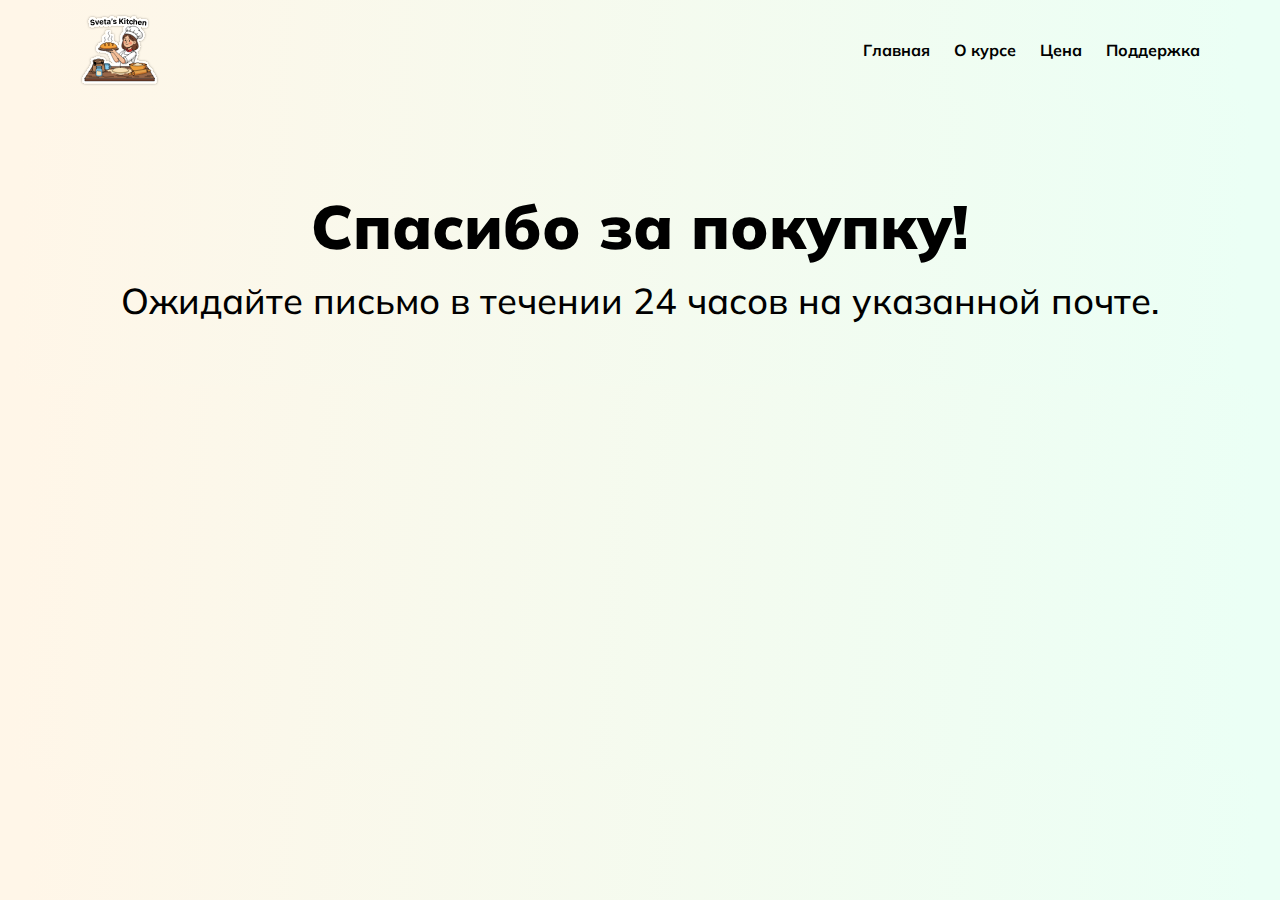
<file: thanks/index.html>
<!doctype html><html lang=en><meta charset=UTF-8><meta name=viewport content="width=device-width,initial-scale=1.0"><link rel=icon href=/favicon.ico sizes=32x32><link rel=icon href=/favicon.svg type=image/svg+xml><link href=/_astro/global.DUjWKTku.css media=screen rel=stylesheet><title>Спасибо за покупку!</title><body class="768:[--header-height:6.25rem] [--header-height:5rem] bg-gradient-primary"><script>!function(e,t,c,r,a,n,s){e[a]=e[a]||function(){(e[a].a=e[a].a||[]).push(arguments)},e[a].l=+new Date;for(var i=0;i<document.scripts.length;i++)if(document.scripts[i].src===r)return;n=t.createElement(c),s=t.getElementsByTagName(c)[0],n.async=1,n.src=r,s.parentNode.insertBefore(n,s)}(window,document,"script","https://mc.yandex.ru/metrika/tag.js?id=103860728","ym"),ym(0x630c9f8,"init",{ssr:!0,clickmap:!0,ecommerce:"dataLayer",accurateTrackBounce:!0,trackLinks:!0})</script> <noscript><div> <img src=https://mc.yandex.ru/watch/103860728 style="position:absolute; left:-9999px;" alt=""> </div></noscript> <header class="bg-gradient-primary flex-container h-(--header-height) sticky top-0 z-1"> <div class="w-full wrapper"> <div class="flex items-center justify-between"> <a class=inline-flex href=/#main> <img src=/_astro/logo.D2LqXenR_Z27CtmG.svg alt="Логотип сайта" loading=lazy decoding=async fetchpriority=auto width=883 height=805 class="h-[4.5rem] w-[5rem]"> </a> <div class="768:hidden block relative"> <button aria-label=menu class="cursor-pointer hamburger peer px-0" aria-pressed=false> <svg class="duration-300 h-[30px] relative transition-transform w-[30px" viewBox="0 0 100 80"> <line x1=20 y1=20 x2=80 y2=20 stroke=currentColor stroke-width=8 stroke-linecap=round class="duration-300 origin-[9px] transition-transform"/> <line x1=20 y1=40 x2=80 y2=40 stroke=currentColor stroke-width=8 stroke-linecap=round class="duration-300 transition-opacity"/> <line x1=20 y1=60 x2=80 y2=60 stroke=currentColor stroke-width=8 stroke-linecap=round class="duration-300 origin-[9px] transition-transform"/> </svg> </button> <nav class="absolute bg-white border-2 border-primary bottom-0 invisible min-w-[10rem] opacity-0 peer-aria-pressed:opacity-100 peer-aria-pressed:visible px-14-16 py-11-12 right-0 rounded-12 transition-all translate-y-full"> <ul class="flex flex-col gap-7-8"> <li class=font-bold> <a class="block decoration-transparent duration-300 hover:decoration-primary transition-all underline underline-offset-5 w-full" href=/#main> Главная </a> <li class=font-bold> <a class="block decoration-transparent duration-300 hover:decoration-primary transition-all underline underline-offset-5 w-full" href=/#about> О курсе </a> <li class=font-bold> <a class="block decoration-transparent duration-300 hover:decoration-primary transition-all underline underline-offset-5 w-full" href=/#price> Цена </a> <li class=font-bold> <a class="block decoration-transparent duration-300 hover:decoration-primary transition-all underline underline-offset-5 w-full" href=/#support> Поддержка </a> </li> </ul> </nav> </div> <div class="768:flex flex-container gap-21-24 hidden ml-auto"> <nav> <ul class="flex-container gap-14-24"> <li class=font-bold> <a class="decoration-transparent duration-300 hover:decoration-primary transition-all underline underline-offset-5" href=/#main> Главная </a> <li class=font-bold> <a class="decoration-transparent duration-300 hover:decoration-primary transition-all underline underline-offset-5" href=/#about> О курсе </a> <li class=font-bold> <a class="decoration-transparent duration-300 hover:decoration-primary transition-all underline underline-offset-5" href=/#price> Цена </a> <li class=font-bold> <a class="decoration-transparent duration-300 hover:decoration-primary transition-all underline underline-offset-5" href=/#support> Поддержка </a> </li> </ul> </nav> </div> </div> </div> </header> <script src="[data-uri]"></script> <section class=pt-21-32> <div class=wrapper> <h1 class="font-black text-60 text-center">Спасибо за покупку!</h1> <p class="mt-21-24 text-36 text-center"> Ожидайте письмо в течении 24 часов на указанной почте. </p> </div> </section>
</file>
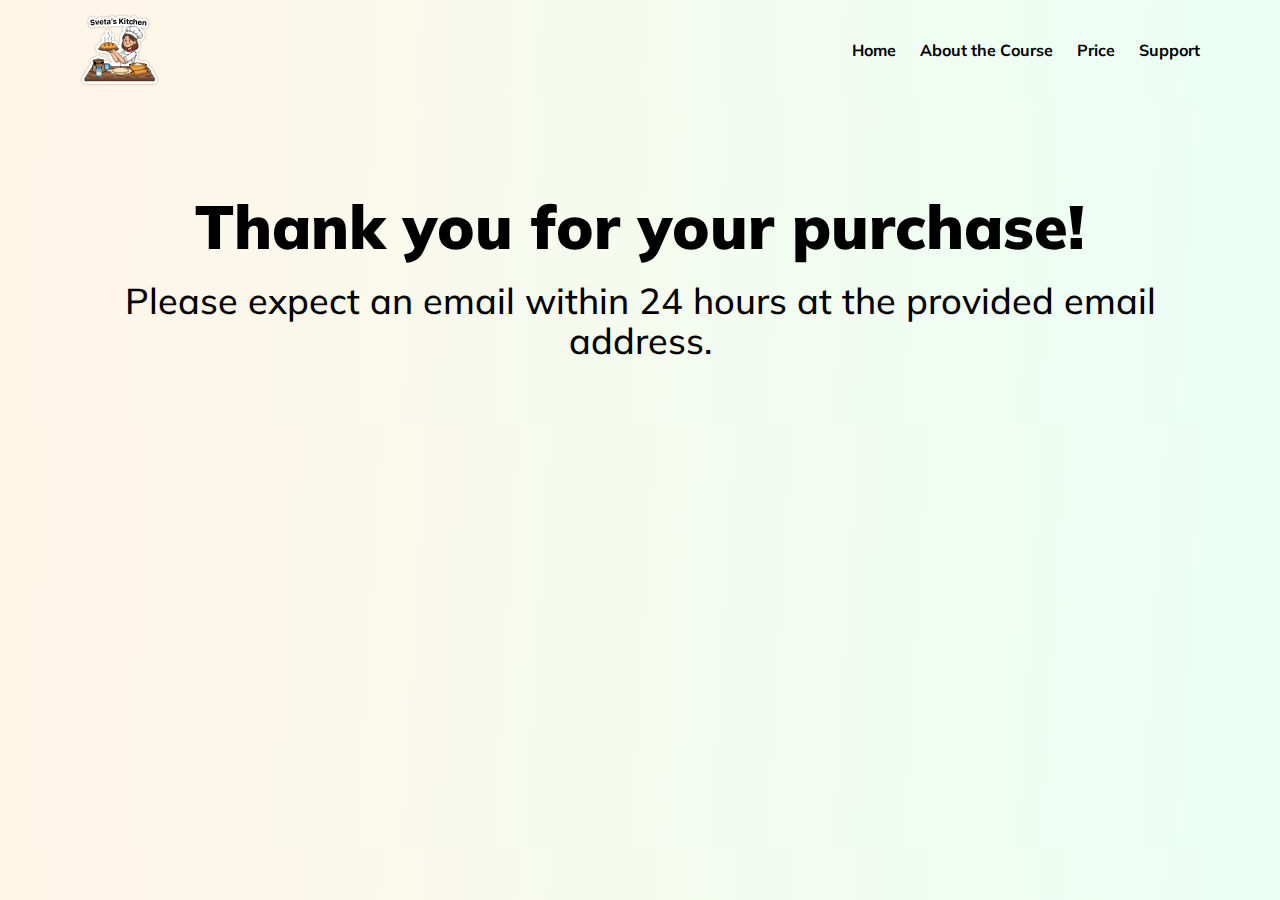
<file: en/thanks/index.html>
<!doctype html><html lang=en><meta charset=UTF-8><meta name=viewport content="width=device-width,initial-scale=1.0"><link rel=icon href=/favicon.ico sizes=32x32><link rel=icon href=/favicon.svg type=image/svg+xml><link href=/_astro/fonts-en.PjRQ0Xet.css media=screen rel=stylesheet><link href=/_astro/global.CptbwfLx.css media=screen rel=stylesheet><title>Thank you for your purchase!</title><body class="768:[--header-height:6.25rem] [--header-height:5rem] bg-gradient-primary"><script>!function(e,t,c,r,a,n,s){e[a]=e[a]||function(){(e[a].a=e[a].a||[]).push(arguments)},e[a].l=+new Date;for(var i=0;i<document.scripts.length;i++)if(document.scripts[i].src===r)return;n=t.createElement(c),s=t.getElementsByTagName(c)[0],n.async=1,n.src=r,s.parentNode.insertBefore(n,s)}(window,document,"script","https://mc.yandex.ru/metrika/tag.js?id=103860728","ym"),ym(0x630c9f8,"init",{ssr:!0,clickmap:!0,ecommerce:"dataLayer",accurateTrackBounce:!0,trackLinks:!0})</script> <noscript><div> <img src=https://mc.yandex.ru/watch/103860728 style="position:absolute; left:-9999px;" alt=""> </div></noscript> <header class="bg-gradient-primary flex-container h-(--header-height) sticky top-0 z-1"> <div class="w-full wrapper"> <div class="flex items-center justify-between"> <a class=inline-flex href=/en/#main> <img src=/_astro/logo.D2LqXenR_Z27CtmG.svg alt="Логотип сайта" loading=lazy decoding=async fetchpriority=auto width=883 height=805 class="h-[4.5rem] w-[5rem]"> </a> <div class="768:hidden block relative"> <button aria-label=menu class="cursor-pointer hamburger peer px-0" aria-pressed=false> <svg class="duration-300 h-[30px] relative transition-transform w-[30px" viewBox="0 0 100 80"> <line x1=20 y1=20 x2=80 y2=20 stroke=currentColor stroke-width=8 stroke-linecap=round class="duration-300 origin-[9px] transition-transform"/> <line x1=20 y1=40 x2=80 y2=40 stroke=currentColor stroke-width=8 stroke-linecap=round class="duration-300 transition-opacity"/> <line x1=20 y1=60 x2=80 y2=60 stroke=currentColor stroke-width=8 stroke-linecap=round class="duration-300 origin-[9px] transition-transform"/> </svg> </button> <nav class="absolute bg-white border-2 border-primary bottom-0 invisible min-w-[12rem] opacity-0 peer-aria-pressed:opacity-100 peer-aria-pressed:visible px-14-16 py-11-12 right-0 rounded-12 transition-all translate-y-full"> <ul class="flex flex-col gap-7-8"> <li class=font-bold> <a class="block decoration-transparent duration-300 hover:decoration-primary transition-all underline underline-offset-5 w-full" href=/en/#main> Home </a> <li class=font-bold> <a class="block decoration-transparent duration-300 hover:decoration-primary transition-all underline underline-offset-5 w-full" href=/en/#about> About the Course </a> <li class=font-bold> <a class="block decoration-transparent duration-300 hover:decoration-primary transition-all underline underline-offset-5 w-full" href=/en/#price> Price </a> <li class=font-bold> <a class="block decoration-transparent duration-300 hover:decoration-primary transition-all underline underline-offset-5 w-full" href=/en/#support> Support </a> </li> </ul> </nav> </div> <div class="768:flex flex-container gap-21-24 hidden ml-auto"> <nav> <ul class="flex-container gap-14-24"> <li class=font-bold> <a class="decoration-transparent duration-300 hover:decoration-primary transition-all underline underline-offset-5" href=/en/#main> Home </a> <li class=font-bold> <a class="decoration-transparent duration-300 hover:decoration-primary transition-all underline underline-offset-5" href=/en/#about> About the Course </a> <li class=font-bold> <a class="decoration-transparent duration-300 hover:decoration-primary transition-all underline underline-offset-5" href=/en/#price> Price </a> <li class=font-bold> <a class="decoration-transparent duration-300 hover:decoration-primary transition-all underline underline-offset-5" href=/en/#support> Support </a> </li> </ul> </nav> </div> </div> </div> </header> <script src="[data-uri]"></script> <section class=pt-21-32> <div class=wrapper> <h1 class="font-black text-60 text-center">Thank you for your purchase!</h1> <p class="mt-21-24 text-36 text-center"> Please expect an email within 24 hours at the provided email address. </p> </div> </section>
</file>
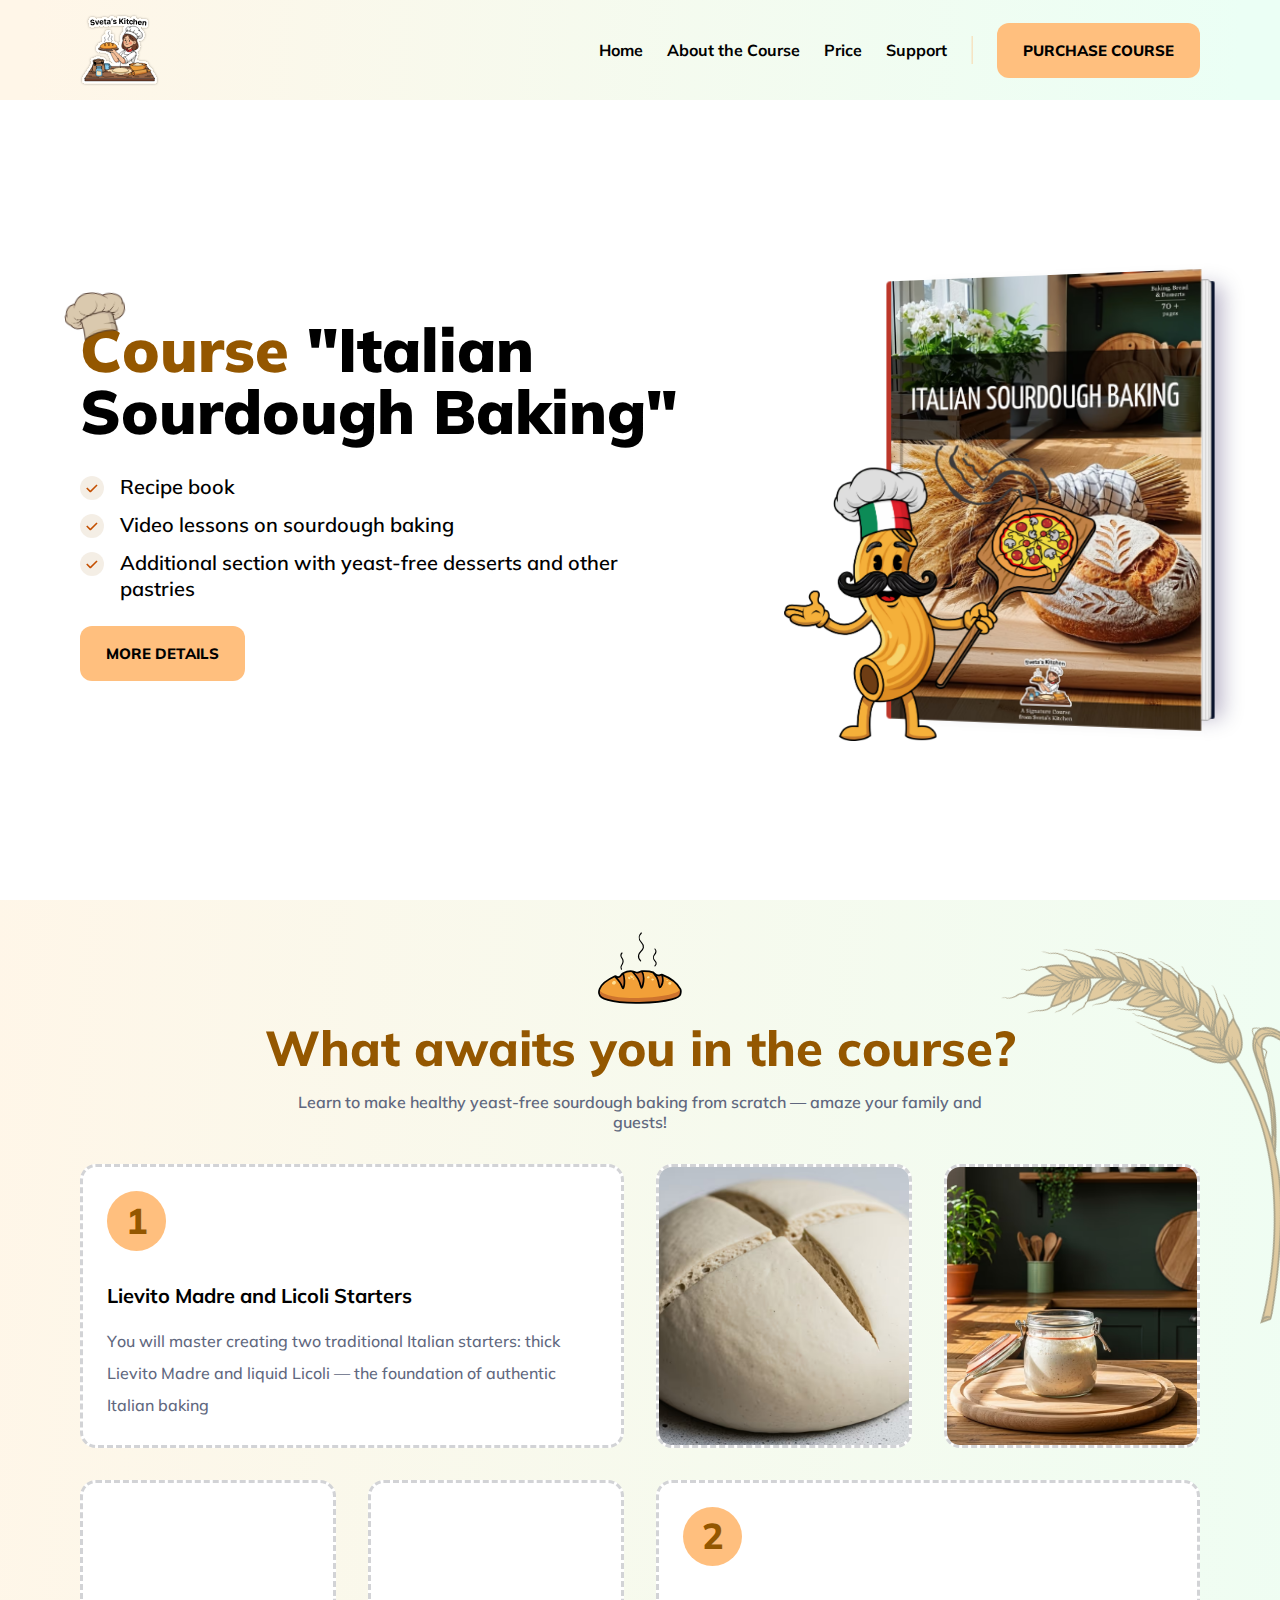
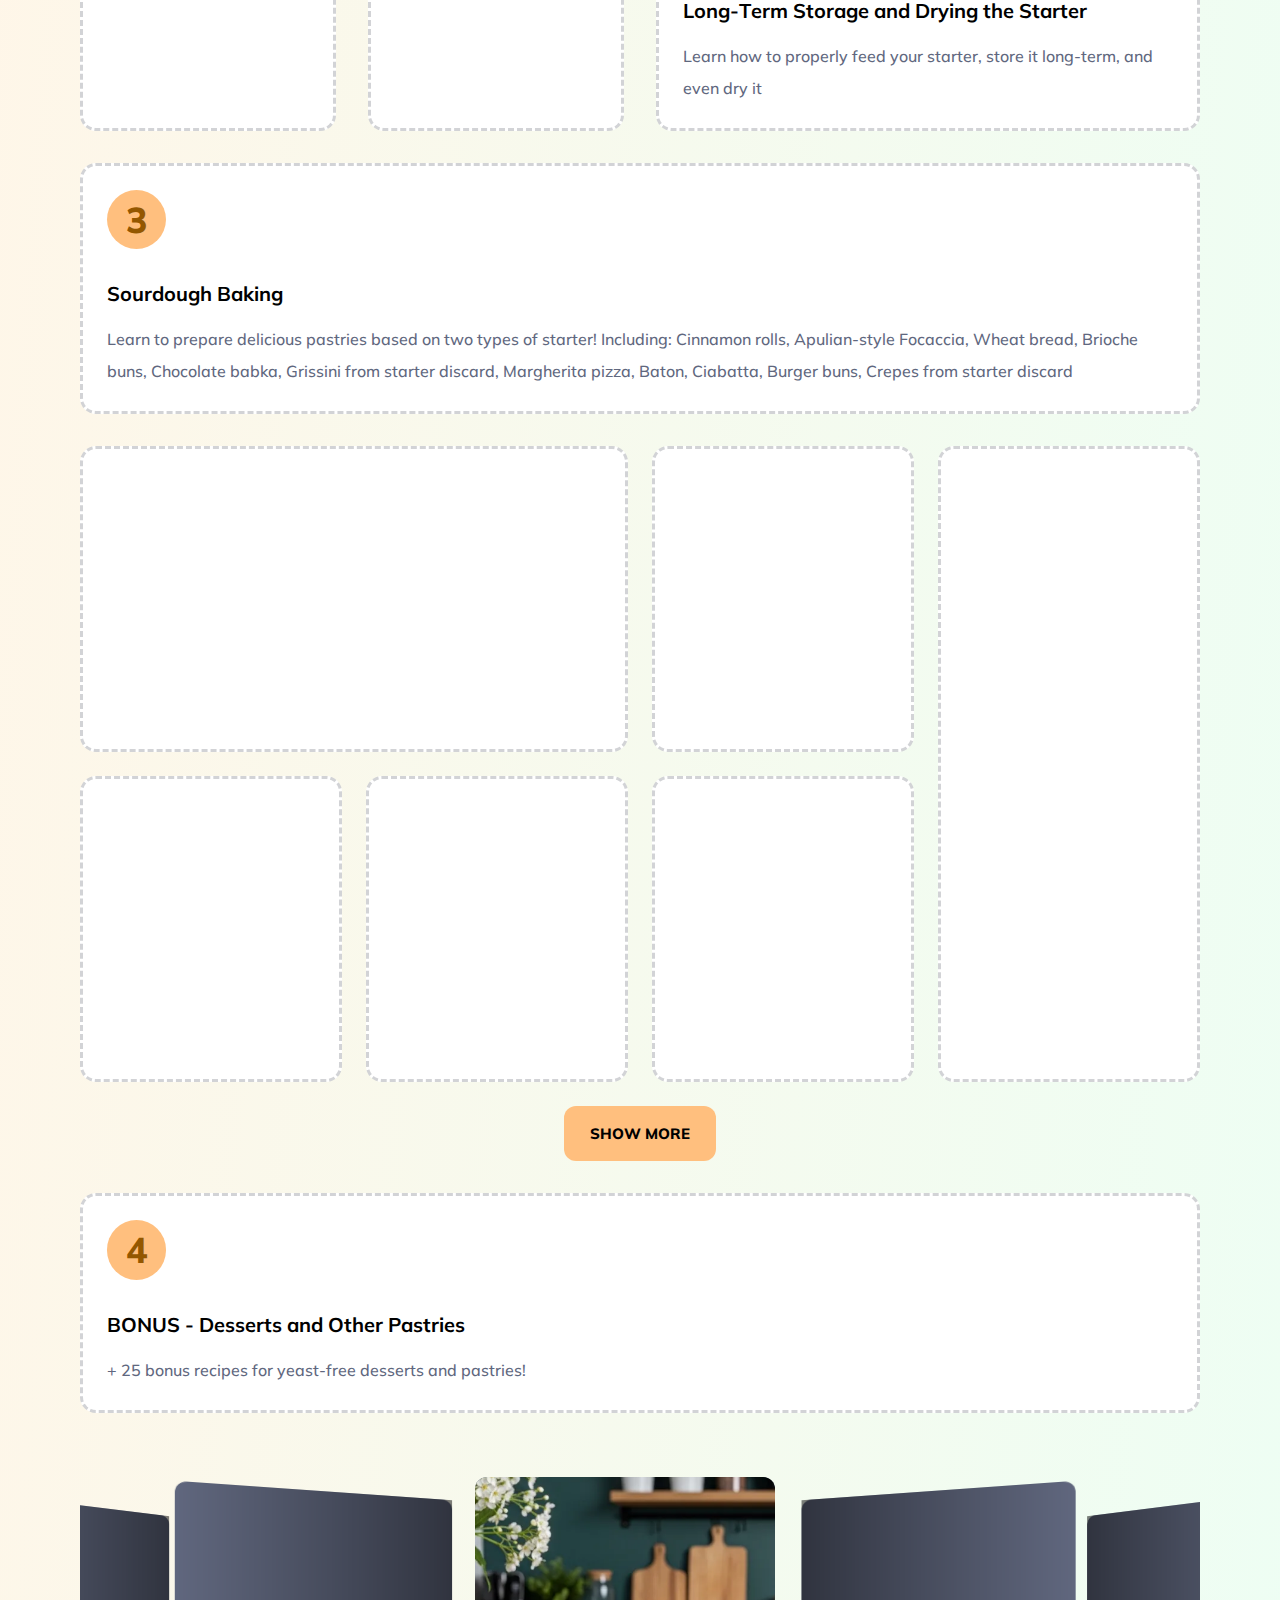
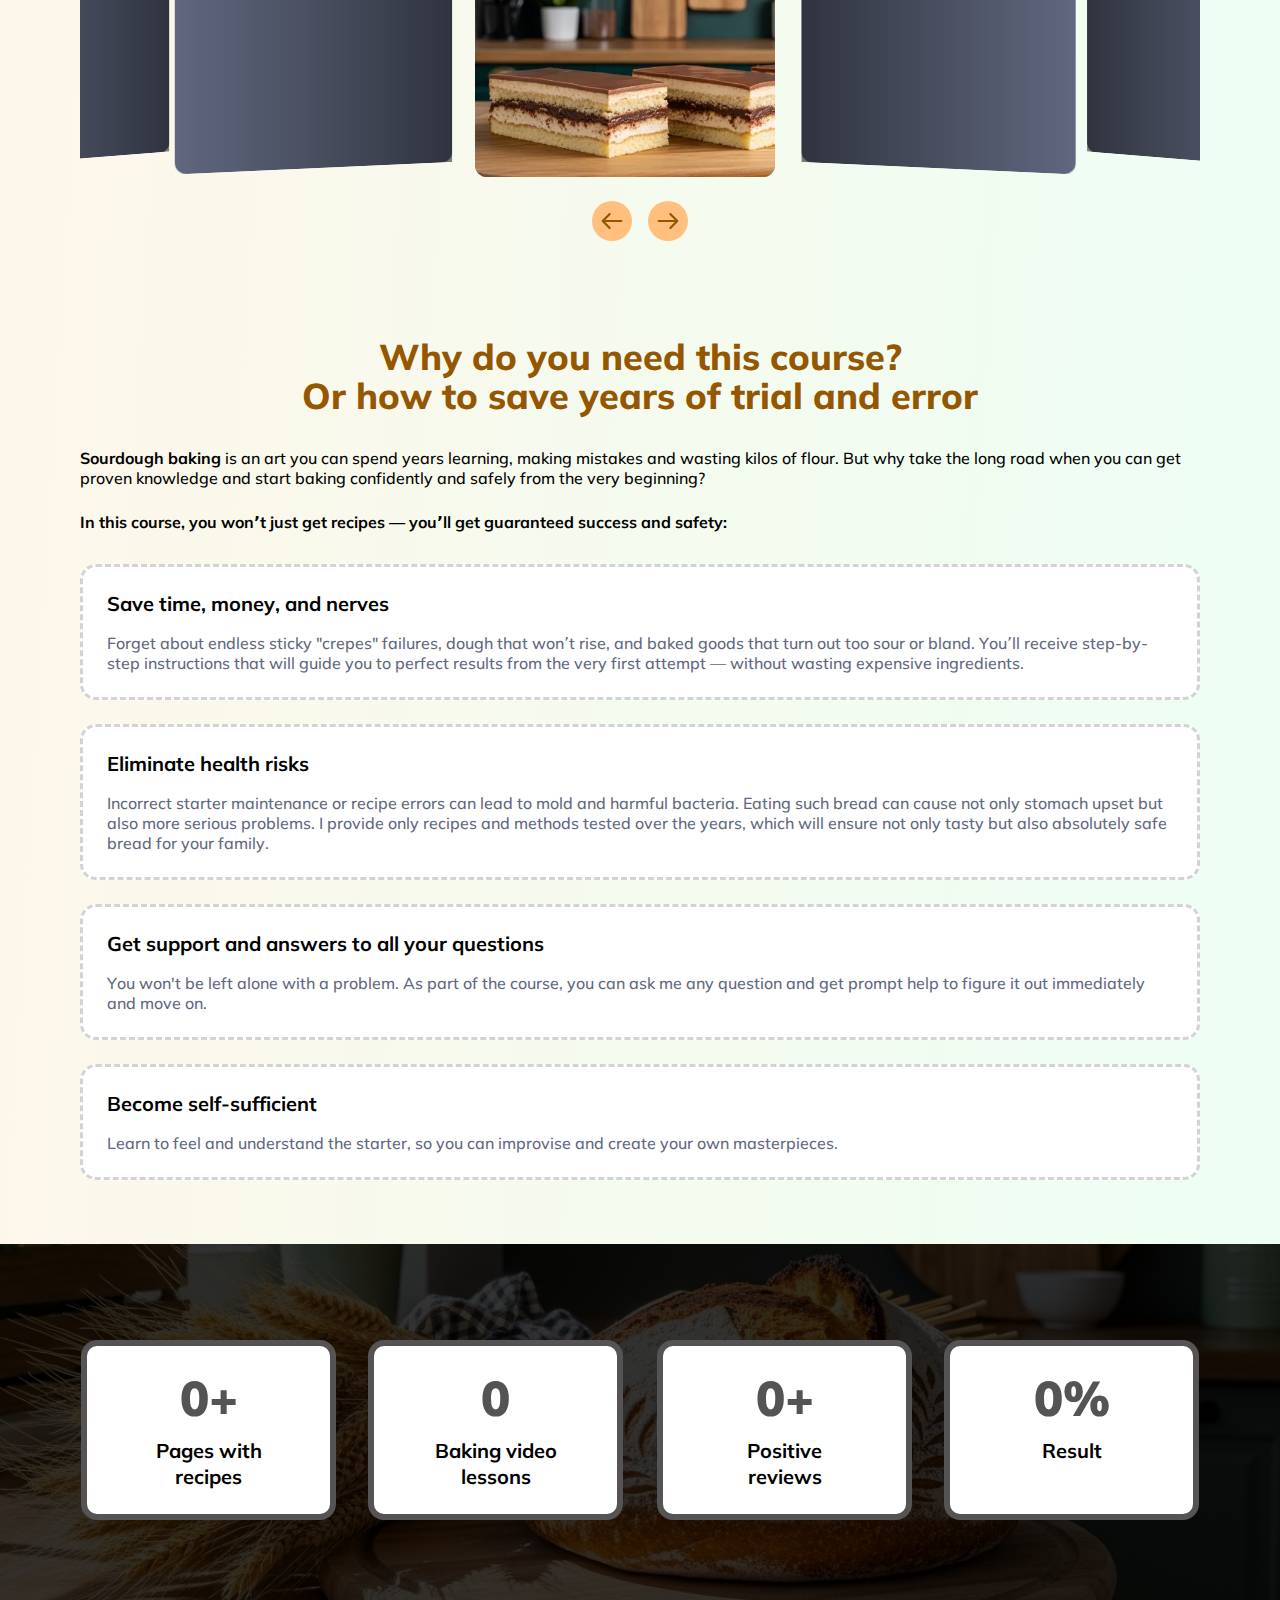
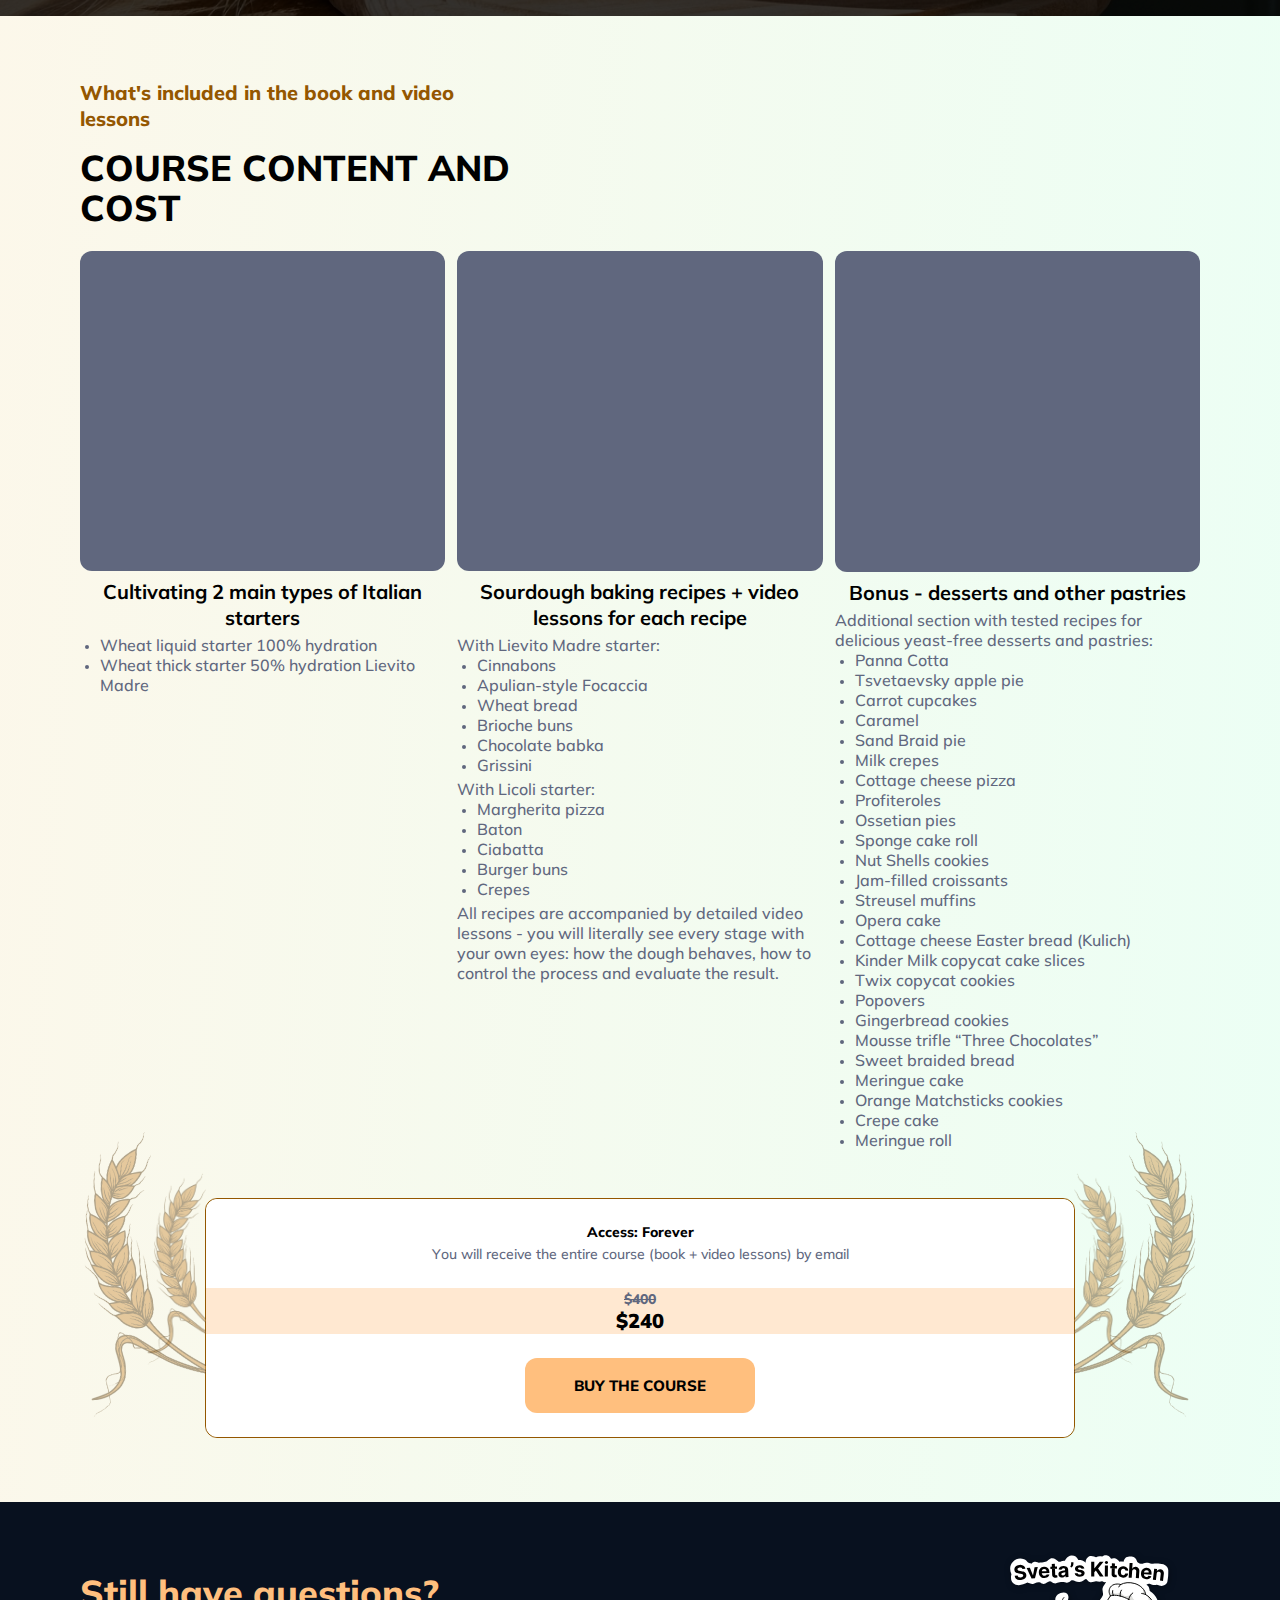
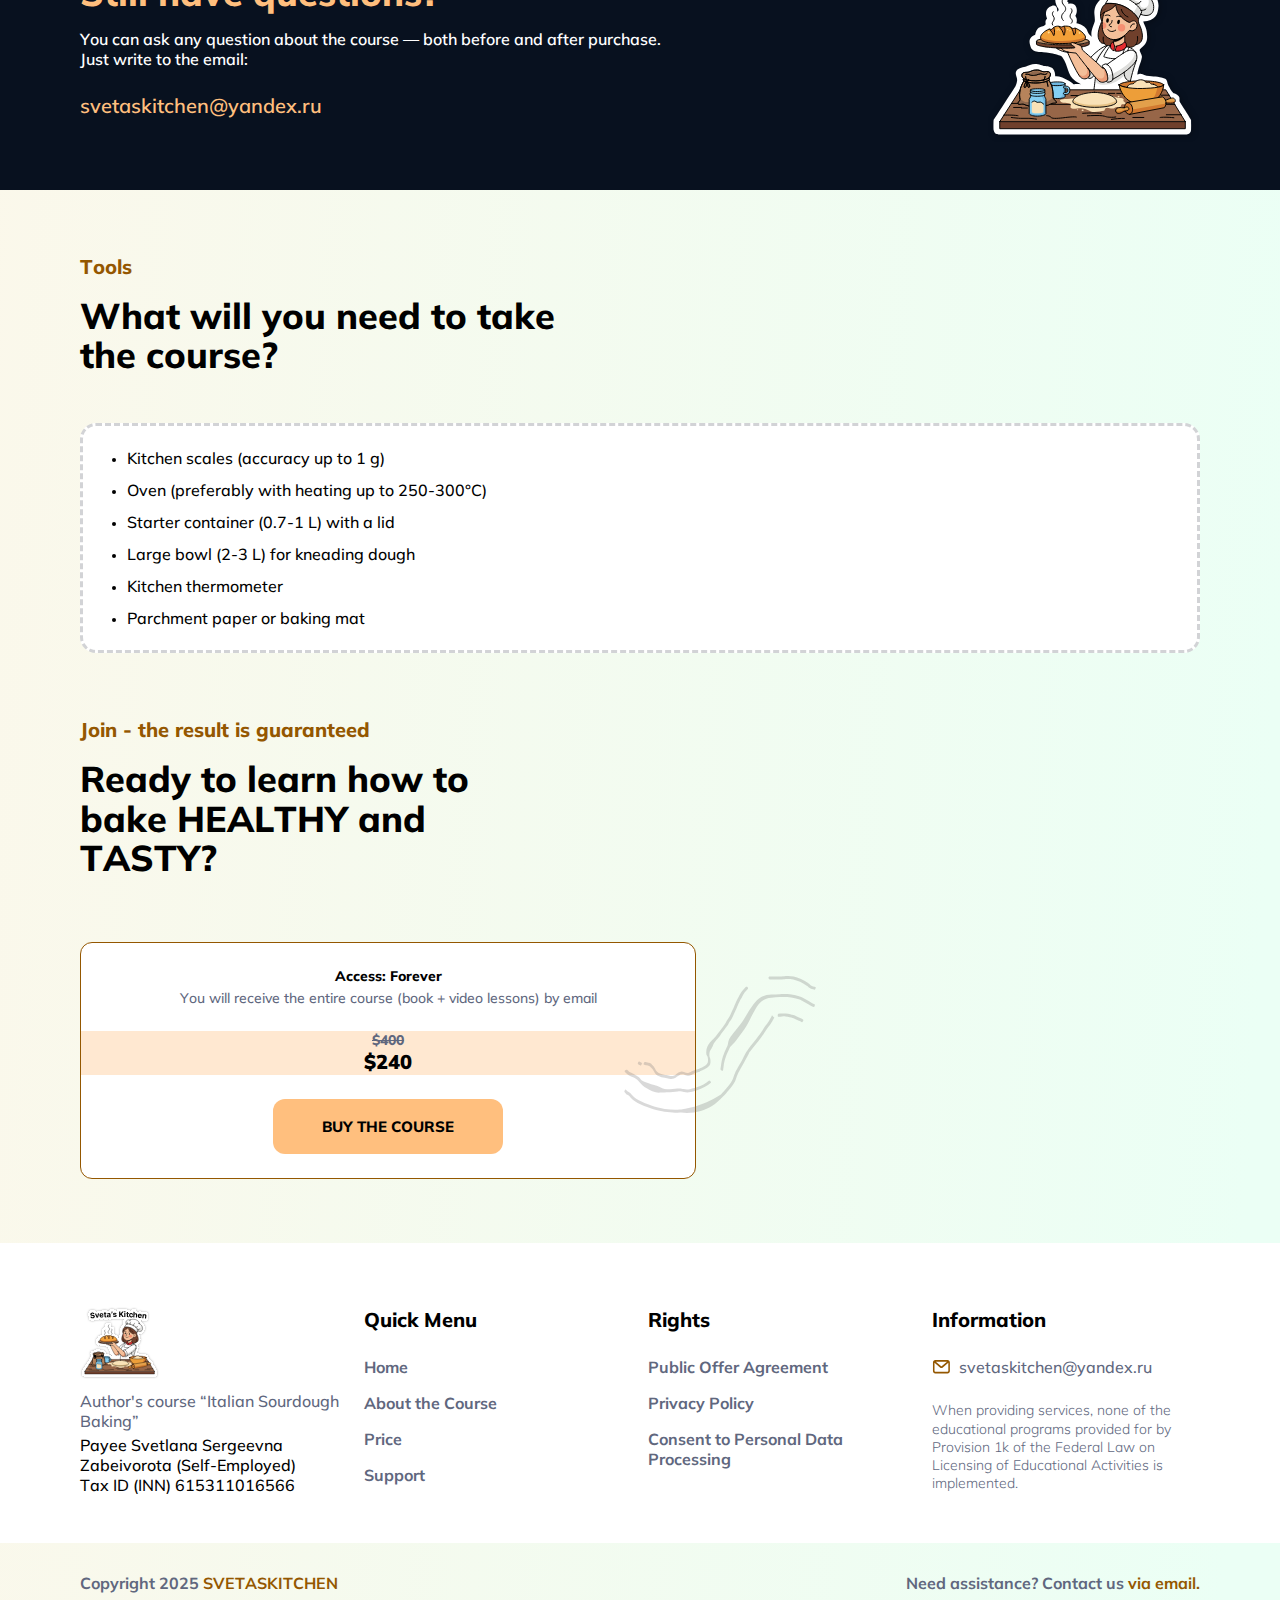
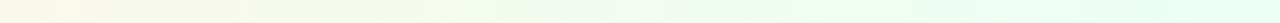
<file: en.html>
<!doctype html><html lang=en><meta charset=utf-8><meta name=viewport content="width=device-width"><meta name=color-scheme content="only light"><meta name=description content="Online course on Italian sourdough baking from scratch! Learn to make Lievito Madre and Licoli, bake authentic Italian bread, focaccia, brioches, and pizza, and preserve your starter for a long time. +25 bonus recipes for yeast-free desserts and pastries. Video lessons + recipe book — become a master of Italian baking!"><meta name=author content="Sveta's Kitchen"><meta name=robots content="index, follow, max-image-preview:large"><meta property=og:title content="Master the Art of Authentic Italian Sourdough Baking!"><meta property=og:image content=/favicon.svg><meta property=og:url content=https://svetaskitchen.ru/en><link rel=canonical href=https://svetaskitchen.ru/en><link rel=alternate hreflang=ru href=https://svetaskitchen.ru><link rel=alternate hreflang=en href=https://svetaskitchen.ru/en><link rel=sitemap href=/sitemap-index.xml><link rel=icon href=/favicon.ico sizes=32x32><link rel=icon href=/favicon.svg type=image/svg+xml><title>Master the Art of Authentic Italian Sourdough Baking!</title><link href=/_astro/fonts-en.PjRQ0Xet.css media=screen rel=stylesheet><link href=/_astro/global.DLB_FbJr.css media=screen rel=stylesheet><body class="a b c"><header class="a k l m n o"> <div class="e p"> <div class="q r s"> <a class=t href=#main> <img src=/_astro/logo.D2LqXenR_Z27CtmG.svg alt="Логотип сайта" loading=lazy decoding=async fetchpriority=auto width=883 height=805 class="u v"> </a> <div class="w x y"> <button data-hamburger aria-label="Open menu" class="Ae bd z ze" aria-pressed=false> <svg class="X ue ve we x" viewBox="0 0 100 80"> <line x1=20 y1=20 x2=80 y2=20 stroke=currentColor stroke-width=8 stroke-linecap=round class="X we xe"/> <line x1=20 y1=40 x2=80 y2=40 stroke=currentColor stroke-width=8 stroke-linecap=round class="X ye"/> <line x1=20 y1=60 x2=80 y2=60 stroke=currentColor stroke-width=8 stroke-linecap=round class="X we xe"/> </svg> </button> <nav class="A B C D E F G H I J K L M N O P"> <ul class="Q R q"> <li class=S> <a class="N T U V W X p y" href=#main> Home </a> <li class=S> <a class="N T U V W X p y" href=#about> About the Course </a> <li class=S> <a class="N T U V W X p y" href=#price> Price </a> <li class=S> <a class="N T U V W X p y" href=#support> Support </a> </li> </ul> </nav> </div> <div class="Y Z _ aa k"> <nav> <ul class="ba k"> <li class=S> <a class="N T U V W X" href=#main> Home </a> <li class=S> <a class="N T U V W X" href=#about> About the Course </a> <li class=S> <a class="N T U V W X" href=#price> Price </a> <li class=S> <a class="N T U V W X" href=#support> Support </a> </li> </ul> </nav> <div class="le me ne"></div> <button data-target=payment class=ca>Purchase Course</button> </div> </div> </div> </header> <div class="Ia L" id=main> <div class=e> <div class="Sa ga ib jb k kb lb mb nb ob"> <div class=pb> <h1 class="Aa _a g h qb rb sa sb tb ub"> <span class="ta x">Course<img src=/_astro/hat.DWXyR-7A_Z1ky1Nf.avif alt loading=lazy decoding=async fetchpriority=auto width=482 height=372 class="Ab F m vb wb xb yb zb"></span> "italian sourdough baking" </h1> <div class="Bb Cb Db Eb _ te x"> <div class="Ia oe"> <div class="n pe x"> <picture> <source srcset=/_astro/book-en.C8GjwtuI_Ndwjj.avif type=image/avif><source srcset=/_astro/book-en.C8GjwtuI_XOavM.webp type=image/webp> <img src=/_astro/book-en.C8GjwtuI_ZxquIs.jpg fetchpriority=high loading=eager alt="Book “Italian Sourdough Baking”" decoding=async width=1016 height=1448 class=Ac> </picture> </div> </div> <img src=/_astro/macaroni.DRtz1ee2_20TDa1.avif alt loading=lazy decoding=async fetchpriority=auto width=1601 height=1519 class="F qe re se"> </div> <ul class="Fb R ib la q"> <li class="Gb ea ma oa q"> <div class="Hb Ib Jb Kb Lb Mb Nb"> <svg width=11 height=8 fill=none viewBox="0 0 11 8" aria-hidden=true class="Ob Pb"><path fill=#c44f00 d="M3.997 8a.7.7 0 0 1-.496-.203L.2 4.543l.992-.978 2.805 2.766L9.608.8l.992.978-6.107 6.02A.7.7 0 0 1 3.997 8"/></svg> </div> Recipe book <li class="Gb ea ma oa q"> <div class="Hb Ib Jb Kb Lb Mb Nb"> <svg width=11 height=8 fill=none viewBox="0 0 11 8" aria-hidden=true class="Ob Pb"><path fill=#c44f00 d="M3.997 8a.7.7 0 0 1-.496-.203L.2 4.543l.992-.978 2.805 2.766L9.608.8l.992.978-6.107 6.02A.7.7 0 0 1 3.997 8"/></svg> </div> Video lessons on sourdough baking <li class="Gb ea ma oa q"> <div class="Hb Ib Jb Kb Lb Mb Nb"> <svg width=11 height=8 fill=none viewBox="0 0 11 8" aria-hidden=true class="Ob Pb"><path fill=#c44f00 d="M3.997 8a.7.7 0 0 1-.496-.203L.2 4.543l.992-.978 2.805 2.766L9.608.8l.992.978-6.107 6.02A.7.7 0 0 1 3.997 8"/></svg> </div> Additional section with yeast-free desserts and other pastries </li> </ul> <ul class="Q Qb ga ob q"> <li> <a class="Rb ca" href=#about>more details</a> </li> <li class=w> <button data-target=payment class="Rb ca y">Purchase Course</button> </li> </ul> </div> <div class="Sb aa te x"> <div class="Ia oe"> <div class="n pe x"> <picture> <source srcset=/_astro/book-en.C8GjwtuI_Ndwjj.avif type=image/avif><source srcset=/_astro/book-en.C8GjwtuI_XOavM.webp type=image/webp> <img src=/_astro/book-en.C8GjwtuI_ZxquIs.jpg fetchpriority=high loading=eager alt="Book “Italian Sourdough Baking”" decoding=async width=1016 height=1448 class=Ac> </picture> </div> </div> <img src=/_astro/macaroni.DRtz1ee2_20TDa1.avif alt loading=lazy decoding=async fetchpriority=auto width=1601 height=1519 class="F qe re se"> </div> </div> </div> </div> <script src="[data-uri]"></script> <section class="Id Jd Kd x" id=about> <div class="F G Jc Ka Kc Ld Ma Md Nd Od Pd Qd Rd aa"></div> <div class=e> <div class="Ib R sa"> <svg width=84 height=72 fill=none viewBox="0 0 84 72" class="Sd Td"><path fill=#f2a038 d="M1.405 62.339s-4.342-8.902 15.415-18.02c1.411-.652 2.081.99 3.474.868 2.401-.212 2.659-2.758 4.776-3.908 3.2-1.739 5.504-2.398 9.12-1.954 2.315.284 3.244 1.302 5.21 1.302 1.737 0 3.257-1.52 4.343-1.52 3.691 0 7.314-.356 11.29 1.303 1.085.454 3.102 3.136 5.645 3.04 1.34-.05 1.954-1.086 3.256-.869 8.25 3.257 15.416 8.468 18.455 14.547.91 1.82 0 5.211 0 5.211-.507 2.605-9.38 7.946-40.818 8.468-31.438.52-39.877-5.428-40.166-8.468"/><path fill=#ce742e d="M40.486 66.03c-26.922.695-37.778-4.777-39.08-8.25-.694 1.91.506 5.644 1.302 6.947 1.23 1.665 10.495 6.08 37.778 6.08 27.14 0 39.298-5.14 41.903-8.251v-5.21c-1.085 3.473-14.98 7.989-41.903 8.684M25.07 41.279c-2.117 1.15-2.375 3.696-4.776 3.908-1.393.123-2.063-1.52-3.474-.869 0 0 3.11 3.056 5.211 6.297 1.82 2.807 2.387 5.862 3.04 5.862.651 0 1.56-4.51 1.303-8.468-.227-3.49-1.304-6.73-1.304-6.73m18.673-2.171c-1.086 0-2.606 1.52-4.343 1.52-1.966 0-2.895-1.019-5.21-1.303 1.664 1.954 4.373 4.993 5.862 7.599 2.605 4.56 2.822 8.901 3.474 8.901.651 0 2.17-5.21 2.17-9.336 0-3.907-1.157-6.079-1.953-7.381m20.191 3.474c-1.302-.218-1.917.817-3.256.868-2.543.096-4.56-2.586-5.646-3.04 1.303 1.665 3.81 3.908 4.994 8.25 1.125 4.126 1.086 6.514 1.737 6.731.652.217 2.79-3.04 3.04-6.296.267-3.474-.507-5.21-.87-6.514"/><path stroke=#000 stroke-width=1.737 d="M16.82 44.318C-2.937 53.438 1.405 62.34 1.405 62.34c.29 3.04 8.728 8.989 40.166 8.468s40.311-5.863 40.818-8.468c0 0 .91-3.39 0-5.21-3.04-6.08-10.204-11.29-18.455-14.547M16.82 44.317c1.411-.65 2.081.992 3.474.869 2.401-.212 2.659-2.758 4.776-3.908m-8.25 3.04s3.11 3.055 5.211 6.296c1.82 2.807 2.387 5.862 3.04 5.862.651 0 1.56-4.51 1.303-8.468-.227-3.49-1.304-6.73-1.304-6.73m38.864 1.302c-1.302-.217-1.917.818-3.256.869-2.543.096-4.56-2.586-5.646-3.04m8.902 2.172c.362 1.302 1.136 3.04.869 6.513-.25 3.257-2.388 6.513-3.04 6.296-.651-.217-.611-2.605-1.737-6.73-1.184-4.343-3.691-6.586-4.994-8.25m0 0c-3.975-1.66-7.598-1.303-11.29-1.303m0 0c-1.085 0-2.605 1.52-4.341 1.52-1.967 0-2.897-1.019-5.212-1.303m9.554-.217c.796 1.302 1.954 3.474 1.954 7.382 0 4.125-1.52 9.335-2.171 9.335-.652 0-.869-4.342-3.474-8.901-1.489-2.606-4.198-5.645-5.863-7.6m0 0c-3.615-.443-5.919.216-9.119 1.955"/><path fill=#ffdf93 d="M17.906 50.398c0 .959-.875 2.17-1.954 2.17-1.08 0-1.954-.343-1.954-1.302s.875-2.171 1.954-2.171c1.08 0 1.954.343 1.954 1.303m33.748-4.826c-.213.56-1.028 1.06-1.7.805-.672-.256-1.141-.664-.928-1.225.213-.56 1.028-1.06 1.7-.804.673.255 1.141.664.928 1.224m21.776 5.912c-.242.634-1.319 1.604-2.113 1.302-.793-.302-1.221-1.188-.98-1.822s1.19-1.19 1.983-.888 1.35.774 1.11 1.408m-3.545-2.918c-.095.25-.563.616-.93.476s-.583-.506-.487-.756.513-.453.88-.313c.368.14.632.343.537.593m-16.276-4.429c-.154.185-.583.225-.873-.014s-.47-.501-.316-.687.583-.226.873.014.47.501.316.687m2.388 3.606c-.213.56-1.028 1.06-1.7.805-.673-.256-1.141-.664-.928-1.224s.558-1.09 1.23-.834c.673.255 1.611.693 1.398 1.253M36.298 46.4c.124.424-.102 1.07-.574 1.208-.471.138-.898.098-1.022-.325-.123-.423-.115-.745.357-.882.471-.138 1.115-.423 1.24 0m-.9-1.214c-.393.445-1.833 1.032-2.51.434-.68-.598-.922-1.275-.302-2.196.62-.92.694 0 1.271.816.678.598 2.17-.651 1.54.946m-3.15 1.833c-.485.352-1.44.323-1.863-.26-.422-.582-.59-1.18-.104-1.532s1.064-.605 1.486-.023c.422.583.967 1.464.481 1.815"/><path stroke=#000 stroke-linecap=round stroke-width=1.154 d="M23.987 21c-.72.77-1.73 2.885 0 5.192 2.164 2.885 1.154 4.616 0 6.49s-1.875 2.164-.577 4.471"/><path stroke=#000 stroke-linecap=round stroke-width=1.157 d="M43.34 1c-1.687 1.639-3.75 5.502 0 9.397 3.759 3.904 1.88 6.979-.723 9.398-1.089 1.012-4.192 4.77 0 9.108"/><path stroke=#000 stroke-linecap=round stroke-width=1.108 d="M56.94 17c.922 1.062 1.523 3.324-.416 5.678-1.342 1.63-1.385 4.294 0 5.679s2.77 3.324.415 5.54"/></svg> <h2 class="Td Ud _a g ka ta"> What awaits you in the course? </h2> <p class="Vd g ma xa"> Learn to make healthy yeast-free sourdough baking from scratch — amaze your family and guests! </p> </div> <section class="Ra Ta Ua Wd Xb sa"> <div class="Xd ua va wa"> <div class="De Ee Ib Jb Mb i ka ta ud"> 1 </div> <h3 class="S ja oa">Lievito Madre and Licoli Starters</h3> <p class="Fe Ge xa"> You will master creating two traditional Italian starters: thick Lievito Madre and liquid Licoli — the foundation of authentic Italian baking </p> </div> <picture> <source srcset=/_astro/01.CQQn9ZTt_Z1SU3js.avif type=image/avif> <img src=/_astro/01.CQQn9ZTt_1idFNu.jpg alt="Lievito Madre Starter" loading=lazy decoding=async fetchpriority=auto width=1408 height=768 class="Yd Zd ua va"> </picture> <picture> <source srcset=/_astro/02.BisXTzaE_UbGDG.avif type=image/avif> <img src=/_astro/02.BisXTzaE_ZWQH2i.jpg alt="Licoli Starter" loading=lazy decoding=async fetchpriority=auto width=1408 height=768 class="Yd Zd ua va"> </picture> </section> <section class="Ra Ta Ua Wd Xb"> <div class="_d ae be"> <picture> <source srcset=/_astro/03.Dz-t-UV-_FPyzU.avif type=image/avif> <img src=/_astro/03.Dz-t-UV-_Z1ccP64.jpg alt="Starter in a jar" loading=lazy decoding=async fetchpriority=auto width=1408 height=768 class="Yd Zd ua va"> </picture> </div> <div class="_d ae ce"> <picture> <source srcset=/_astro/04.B4mcoPH5_2a3Bb1.avif type=image/avif> <img src=/_astro/04.B4mcoPH5_h0cu2.jpg alt="Dried starter" loading=lazy decoding=async fetchpriority=auto width=1408 height=768 class="Yd Zd ua va"> </picture> </div> <section class="Xd ua va wa"> <div class="De Ee Ib Jb Mb i ka ta ud"> 2 </div> <h3 class="S ja oa">Long-Term Storage and Drying the Starter</h3> <p class="Fe Ge xa"> Learn how to properly feed your starter, store it long-term, and even dry it </p> </section> </section> <section> <div class="de ua va wa"> <div class="De Ee Ib Jb Mb i ka ta ud"> 3 </div> <h3 class="S ja oa">Sourdough Baking</h3> <p class="Fe Ge xa"> Learn to prepare delicious pastries based on two types of starter! Including: Cinnamon rolls, Apulian-style Focaccia, Wheat bread, Brioche buns, Chocolate babka, Grissini from starter discard, Margherita pizza, Baton, Ciabatta, Burger buns, Crepes from starter discard </p> </div> <div data-gallery class="Ra Ta ee fe ge he la"> <img src=/_astro/05.C-hLe9gS_Z2bjkdK.webp alt loading=lazy decoding=async fetchpriority=auto width=4080 height=3072 class="Yd Zd ua va"><img src=/_astro/06.C6f8ZIYW_1dnDqw.webp alt loading=lazy decoding=async fetchpriority=auto width=4080 height=3072 class="Yd Zd ua va"><img src=/_astro/07.1C9cUR1-_ZgJ3QA.webp alt loading=lazy decoding=async fetchpriority=auto width=3072 height=4080 class="Yd Zd ua va"><img src=/_astro/08.D6geNb20_AkNPo.webp alt loading=lazy decoding=async fetchpriority=auto width=4080 height=3072 class="Yd Zd ua va"><img src=/_astro/09.CEHx0yA1_1WD3Wx.webp alt loading=lazy decoding=async fetchpriority=auto width=3072 height=4080 class="Yd Zd ua va"><img src=/_astro/10.BT-kiodX_Z2pUb8H.webp alt loading=lazy decoding=async fetchpriority=auto width=4080 height=3072 class="Yd Zd ua va"><img src=/_astro/11.CBE6VsuO_ZkJ8pr.webp alt loading=lazy decoding=async fetchpriority=auto width=4080 height=3072 class="Yd Zd ua va"><img src=/_astro/12.B7qqx0so_1uU9vr.webp alt loading=lazy decoding=async fetchpriority=auto width=4080 height=3072 class="Yd Zd ua va"><img src=/_astro/13.Vuqz7tAF_Z1vvsiN.webp alt loading=lazy decoding=async fetchpriority=auto width=4080 height=3072 class="Yd Zd ua va"><img src=/_astro/14.BLB-vUXO_RgJGC.webp alt loading=lazy decoding=async fetchpriority=auto width=4080 height=3072 class="Yd Zd ua va"><img src=/_astro/15.D4M_jXuS_sp5Hb.webp alt loading=lazy decoding=async fetchpriority=auto width=4080 height=3072 class="Yd Zd ua va"><img src=/_astro/16.BhFKa28S_YHPXr.webp alt loading=lazy decoding=async fetchpriority=auto width=4080 height=3072 class="Yd Zd ua va"> </div> <div class=q> <button data-btn=show-more class="ca ie pa">Show more</button> </div> </section> <section> <div class="je ke ua va wa"> <div class="De Ee Ib Jb Mb i ka ta ud"> 4 </div> <h3 class="S ja oa">BONUS - Desserts and Other Pastries</h3> <p class="Fe Ge xa"> + 25 bonus recipes for yeast-free desserts and pastries! </p> </div> <link media=screen href=/_astro/swiper.CHvdOcI8.css rel=stylesheet><div class=Ia> <div class="He swiper"> <div class=swiper-wrapper> <div class="Ie Jb Je Ke swiper-slide"> <img src=/_astro/1.IIu0LecN_Z26nzzx.webp alt loading=lazy decoding=async fetchpriority=auto width=3072 height=4080 class="Ac B Yd Zd p"> <div class=swiper-lazy-preloader></div> </div><div class="Ie Jb Je Ke swiper-slide"> <img src=/_astro/10.C8FE4QT__Z1QOIp5.webp alt loading=lazy decoding=async fetchpriority=auto width=1408 height=768 class="Ac B Yd Zd p"> <div class=swiper-lazy-preloader></div> </div><div class="Ie Jb Je Ke swiper-slide"> <img src=/_astro/11.Ba8G1ZBK_1QCw5k.webp alt loading=lazy decoding=async fetchpriority=auto width=1900 height=1000 class="Ac B Yd Zd p"> <div class=swiper-lazy-preloader></div> </div><div class="Ie Jb Je Ke swiper-slide"> <img src=/_astro/13.mC0uqEfX_1YkN5.webp alt loading=lazy decoding=async fetchpriority=auto width=502 height=612 class="Ac B Yd Zd p"> <div class=swiper-lazy-preloader></div> </div><div class="Ie Jb Je Ke swiper-slide"> <img src=/_astro/14.BI36sv6i_2rs6sI.webp alt loading=lazy decoding=async fetchpriority=auto width=1408 height=768 class="Ac B Yd Zd p"> <div class=swiper-lazy-preloader></div> </div><div class="Ie Jb Je Ke swiper-slide"> <img src=/_astro/15.B7utXisA_2wCgOr.webp alt loading=lazy decoding=async fetchpriority=auto width=1408 height=768 class="Ac B Yd Zd p"> <div class=swiper-lazy-preloader></div> </div><div class="Ie Jb Je Ke swiper-slide"> <img src=/_astro/16.PqkinQNy_9aBtj.webp alt loading=lazy decoding=async fetchpriority=auto width=1408 height=768 class="Ac B Yd Zd p"> <div class=swiper-lazy-preloader></div> </div><div class="Ie Jb Je Ke swiper-slide"> <img src=/_astro/17.BU0AD-pz_2prirg.webp alt loading=lazy decoding=async fetchpriority=auto width=1408 height=768 class="Ac B Yd Zd p"> <div class=swiper-lazy-preloader></div> </div><div class="Ie Jb Je Ke swiper-slide"> <img src=/_astro/18.DY9SUVnR_ZbWYLd.webp alt loading=lazy decoding=async fetchpriority=auto width=2560 height=1927 class="Ac B Yd Zd p"> <div class=swiper-lazy-preloader></div> </div><div class="Ie Jb Je Ke swiper-slide"> <img src=/_astro/19.OiaqBDhk_Z3x3m.webp alt loading=lazy decoding=async fetchpriority=auto width=502 height=612 class="Ac B Yd Zd p"> <div class=swiper-lazy-preloader></div> </div><div class="Ie Jb Je Ke swiper-slide"> <img src=/_astro/2.fUEL30dY_Z1QljjO.webp alt loading=lazy decoding=async fetchpriority=auto width=3072 height=4080 class="Ac B Yd Zd p"> <div class=swiper-lazy-preloader></div> </div><div class="Ie Jb Je Ke swiper-slide"> <img src=/_astro/20.BdUtXLQu_Z1ngoLo.webp alt loading=lazy decoding=async fetchpriority=auto width=1927 height=2560 class="Ac B Yd Zd p"> <div class=swiper-lazy-preloader></div> </div><div class="Ie Jb Je Ke swiper-slide"> <img src=/_astro/21.KdeV4sI0_2posiA.webp alt loading=lazy decoding=async fetchpriority=auto width=502 height=760 class="Ac B Yd Zd p"> <div class=swiper-lazy-preloader></div> </div><div class="Ie Jb Je Ke swiper-slide"> <img src=/_astro/22.D8-GaoBV_ZRgOpy.webp alt loading=lazy decoding=async fetchpriority=auto width=502 height=612 class="Ac B Yd Zd p"> <div class=swiper-lazy-preloader></div> </div><div class="Ie Jb Je Ke swiper-slide"> <img src=/_astro/23.DgkbYgjO_Z1UImKr.webp alt loading=lazy decoding=async fetchpriority=auto width=251 height=306 class="Ac B Yd Zd p"> <div class=swiper-lazy-preloader></div> </div><div class="Ie Jb Je Ke swiper-slide"> <img src=/_astro/24.DZIIwqhF_Zpcflb.webp alt loading=lazy decoding=async fetchpriority=auto width=251 height=306 class="Ac B Yd Zd p"> <div class=swiper-lazy-preloader></div> </div><div class="Ie Jb Je Ke swiper-slide"> <img src=/_astro/3.BQLJOgxR_ZwXb9l.webp alt loading=lazy decoding=async fetchpriority=auto width=3072 height=4080 class="Ac B Yd Zd p"> <div class=swiper-lazy-preloader></div> </div><div class="Ie Jb Je Ke swiper-slide"> <img src=/_astro/4.DDCExqDe_1nuzqf.webp alt loading=lazy decoding=async fetchpriority=auto width=3084 height=4096 class="Ac B Yd Zd p"> <div class=swiper-lazy-preloader></div> </div><div class="Ie Jb Je Ke swiper-slide"> <img src=/_astro/5.DsCmjvQa_z05sy.webp alt loading=lazy decoding=async fetchpriority=auto width=1927 height=2560 class="Ac B Yd Zd p"> <div class=swiper-lazy-preloader></div> </div><div class="Ie Jb Je Ke swiper-slide"> <img src=/_astro/6.BjLoRRgo_Z1x8hkk.webp alt loading=lazy decoding=async fetchpriority=auto width=1408 height=768 class="Ac B Yd Zd p"> <div class=swiper-lazy-preloader></div> </div><div class="Ie Jb Je Ke swiper-slide"> <img src=/_astro/7.D_RkUNDD_nlu51.webp alt loading=lazy decoding=async fetchpriority=auto width=1408 height=768 class="Ac B Yd Zd p"> <div class=swiper-lazy-preloader></div> </div><div class="Ie Jb Je Ke swiper-slide"> <img src=/_astro/8.DNpm_5gK_ZnDxLt.webp alt loading=lazy decoding=async fetchpriority=auto width=1408 height=768 class="Ac B Yd Zd p"> <div class=swiper-lazy-preloader></div> </div><div class="Ie Jb Je Ke swiper-slide"> <img src=/_astro/9.DpjCRCeS_NXntX.webp alt loading=lazy decoding=async fetchpriority=auto width=1408 height=768 class="Ac B Yd Zd p"> <div class=swiper-lazy-preloader></div> </div> </div> <div class="Ib ea j"> <div data-swiper=button-prev class="De Ib Jb Le Mb bd"> <svg width=26 height=20 fill=none viewBox="0 0 26 20" class="Me Ne"><path fill=#945700 d="M2 8.71a1.29 1.29 0 0 0 0 2.58zm22.912 2.202a1.29 1.29 0 0 0 0-1.824L16.705.881a1.29 1.29 0 0 0-1.824 1.824L22.176 10l-7.295 7.295a1.29 1.29 0 0 0 1.824 1.824zM2 10v1.29h22V8.71H2z"/></svg> </div> <div data-swiper=button-next class="De Ib Jb Le Mb bd"> <svg width=26 height=20 fill=none viewBox="0 0 26 20" class=Me><path fill=#945700 d="M2 8.71a1.29 1.29 0 0 0 0 2.58zm22.912 2.202a1.29 1.29 0 0 0 0-1.824L16.705.881a1.29 1.29 0 0 0-1.824 1.824L22.176 10l-7.295 7.295a1.29 1.29 0 0 0 1.824 1.824zM2 10v1.29h22V8.71H2z"/></svg> </div> </div> </div> </div> <script type=module src=/_astro/Slider.astro_astro_type_script_index_0_lang.CJ4qjRJH.js></script> </section> </div> </section> <script type=module>const e=document.querySelector("[data-gallery]");document.querySelector('[data-btn="show-more"]')?.addEventListener("click",t=>{t.currentTarget.style.display="none",e.dataset.show=!0})</script> <section> <div class=e> <h2 class="g i ka sa ta">Why do you need this course?<br> Or how to save years of trial and error</h2> <p class=la> <strong>Sourdough baking</strong> is an art you can spend years learning, making mistakes and wasting kilos of flour. But why take the long road when you can get proven knowledge and start baking confidently and safely from the very beginning? </p> <p class="S sa"> In this course, you won’t just get recipes — you’ll get guaranteed success and safety: </p> <section class="la ua va wa"> <h3 class="S ja oa">Save time, money, and nerves</h3> <p class=xa>Forget about endless sticky "crepes" failures, dough that won’t rise, and baked goods that turn out too sour or bland. You’ll receive step-by-step instructions that will guide you to perfect results from the very first attempt — without wasting expensive ingredients.</p> </section><section class="la ua va wa"> <h3 class="S ja oa">Eliminate health risks</h3> <p class=xa>Incorrect starter maintenance or recipe errors can lead to mold and harmful bacteria. Eating such bread can cause not only stomach upset but also more serious problems. I provide only recipes and methods tested over the years, which will ensure not only tasty but also absolutely safe bread for your family.</p> </section><section class="la ua va wa"> <h3 class="S ja oa">Get support and answers to all your questions</h3> <p class=xa>You won't be left alone with a problem. As part of the course, you can ask me any question and get prompt help to figure it out immediately and move on.</p> </section><section class="la ua va wa"> <h3 class="S ja oa">Become self-sufficient</h3> <p class=xa>Learn to feel and understand the starter, so you can improvise and create your own masterpieces.</p> </section> </div> </section> <section class="Ia Ja Ka La Ma Na Oa Pa x"> <div class=e> <h2 class=Qa>Our advantages</h2> <ul class="Ra Sa Ta Ua Va Wa Xa Ya g n x"> <li class="L bb cb db eb fb gb hb va"> <div id=detail-1 class="Za _a ab h"> 70+ </div> <div class="S oa">Pages with recipes</div> <li class="L bb cb db eb fb gb va"> <div id=detail-2 class="Za _a ab h"> 10 </div> <div class="S oa">Baking video lessons</div> <li class="L bb cb db eb fb gb hb va"> <div id=detail-3 class="Za _a ab h"> 50+ </div> <div class="S oa">Positive reviews</div> <li class="L bb cb db eb fb gb va"> <div id=detail-4 class="Za _a ab h"> 100% </div> <div class="S oa">Result</div> </li> </ul> </div> </section> <script type=module src=/_astro/Details.astro_astro_type_script_index_0_lang.D-huT1x7.js></script> <section class=Ia id=price> <div class=e> <h2 class="i ka la xc"> <span class="ja oa ta y">What's included in the book and video lessons<br></span> COURSE CONTENT AND COST</h2> <div class="Ta Ua Wb ya yc zc"> <section> <img src=/_astro/1.BZi8BlPm_KUBxb.webp alt loading=lazy decoding=async fetchpriority=auto width=720 height=630 class="Ac B Bc Cc pa"> <h3 class="S _b g oa"> Cultivating 2 main types of Italian starters </h3> <ul role=list class=xa> <li>Wheat liquid starter 100% hydration<li>Wheat thick starter 50% hydration Lievito Madre</li> </ul> </section> <section> <img src=/_astro/2.FlovQ8aR_gq03s.webp alt loading=lazy decoding=async fetchpriority=auto width=720 height=630 class="Ac B Bc Cc pa"> <h3 class="S _b g oa"> Sourdough baking recipes + video lessons for each recipe </h3> <div class=xa> <h4>With Lievito Madre starter:</h4> <ul class=_b role=list> <li>Cinnabons<li>Apulian-style Focaccia<li>Wheat bread<li>Brioche buns<li>Chocolate babka<li>Grissini</li> </ul> <h4>With Licoli starter:</h4> <ul class=_b role=list> <li>Margherita pizza<li>Baton<li>Ciabatta<li>Burger buns<li>Crepes</li> </ul> <p> All recipes are accompanied by detailed video lessons - you will literally see every stage with your own eyes: how the dough behaves, how to control the process and evaluate the result. </p> </div> </section> <section> <img src=/_astro/3.Bjk1mTqZ_KmMGL.webp alt loading=lazy decoding=async fetchpriority=auto width=718 height=631 class="Ac B Bc Cc pa"> <h3 class="S _b g oa"> Bonus - desserts and other pastries </h3> <p class=xa> Additional section with tested recipes for delicious yeast-free desserts and pastries: </p> <ul role=list class=xa> <li>Panna Cotta<li>Tsvetaevsky apple pie<li>Carrot cupcakes<li>Caramel<li>Sand Braid pie<li>Milk crepes<li>Cottage cheese pizza<li>Profiteroles<li>Ossetian pies<li>Sponge cake roll<li>Nut Shells cookies<li>Jam-filled croissants<li>Streusel muffins<li>Opera cake<li>Cottage cheese Easter bread (Kulich)<li>Kinder Milk copycat cake slices<li>Twix copycat cookies<li>Popovers<li>Gingerbread cookies<li>Mousse trifle “Three Chocolates”<li>Sweet braided bread<li>Meringue cake<li>Orange Matchsticks cookies<li>Crepe cake<li>Meringue roll</li> </ul> </section> </div> <div class="B Dc Ia jc kc lc pa x"> <div class="Ec F Fc Gc Hc Ic Jc Ka Kc Lc vb"></div> <div class="Ec F Ic Jc Ka Kc Mc Nc Oc Pc Qc vb"></div> <div class="Ec F Fc G Hc Jc Ka Kc Lc Rc"></div> <div class="Ec F G Jc Ka Kc Mc Oc Qc Sc Tc"></div> <div class="B F L Uc"></div> <section class="Ia Ib R"> <h3 class="_b bc ka">Access: Forever</h3> <p class="Vc bc la xa"> You will receive the entire course (book + video lessons) by email </p> <div class="g ka la nc p"> <s aria-label="Старая цена" class="bc xa">$400</s> <strong aria-label="Текущая цена" class="oa y">$240</strong> </div> <button data-target=payment class="ca ob oc">Buy the Course</button> </section> </div> </div> </section> <section id=support class=da> <div class=e> <div class="ea fa ga q r s"> <div class=ha> <h2 class="i ia ja ka"> Still have questions? </h2> <p class="la ma na">You can ask any question about the course — both before and after purchase.<br> Just write to the email:</p> <a class="ia ma oa" href=mailto:svetaskitchen@yandex.ru>svetaskitchen@yandex.ru</a> </div> <img src=/_astro/logo.D2LqXenR_Z27CtmG.svg alt="Логотип сайта" loading=lazy decoding=async fetchpriority=auto width=883 height=805 class="pa qa ra"> </div> </div> </section> <section> <div class=e> <h2 class="Aa i ka ya za"><span class="ja oa ta y">Tools<br></span>What will you need to take the course?</h2> <div class="Ba Ca Da ea q r s ua va"> <ul class="Ea Fa" role=list> <li>Kitchen scales (accuracy up to 1 g)<li>Oven (preferably with heating up to 250-300°C)<li>Starter container (0.7-1 L) with a lid<li>Large bowl (2-3 L) for kneading dough<li>Kitchen thermometer<li>Parchment paper or baking mat</li> </ul> <div class=pa> <picture> <source srcset=/_astro/pin.CRImwqUT_msqUx.avif type=image/avif> <img src=/_astro/pin.CRImwqUT_Z23j4iu.png alt loading=lazy decoding=async fetchpriority=auto width=913 height=631 class="Ga Ha"> </picture> </div> </div> </div> </section> <section> <div class=e> <h2 class="ec fc i ka sa"><span class="ja oa ta y">Join - the result is guaranteed<br></span> Ready to learn how to bake HEALTHY and TASTY?</h2> <div class="ba q s"> <div class="Fa gc hc ic"> <div class="Ha w y"> <img src=/_astro/macaroni.DRtz1ee2_2jkpFO.webp alt loading=lazy decoding=async fetchpriority=auto width=1601 height=1519 class=p> </div> <section class="B Ia Ib L R jc kc lc"> <h3 class="_b bc ka">Access: Forever</h3> <p class="bc la mc xa"> You will receive the entire course (book + video lessons) by email </p> <div class="g ka la nc p"> <s aria-label="Старая цена" class="bc xa y">$400</s> <strong aria-label="Текущая цена" class=oa>$240</strong> </div> <button data-target=payment class="ca ob oc">Buy the Course</button> </section> </div> <div class="aa pc qc rc sc x"> <img src=/_astro/macaroni.DRtz1ee2_2jkpFO.webp alt loading=lazy decoding=async fetchpriority=auto width=1601 height=1519 class="F G H p"> <svg width=285 height=204 fill=none viewBox="0 0 285 204" class="F H Pb tc uc vb vc wc"><path fill=#787878 fill-opacity=.28 d="M282.67 20.716c-2.048-1.044-5.43-1.167-7.573-2.966l-.089-.075c-.682-.573-1.353-1.235-2.132-2.013a75 75 0 0 0-1.415-.987c-.284-.193-.556-.381-.844-.573a77 77 0 0 0-9.235-5.297c-12.442-5.882-20.887-4.209-23.614-3.912-5.364.795-10.789.553-18.053.486l-.565-.006c-.85-.008-1.7-.002-2.596.028-1.027.033-1.939-.882-2.044-2.086-.104-1.202.712-2.241 1.824-2.28A68 68 0 0 1 219.2.999l.481.004h.009c7.401.067 12.796.309 18.125-.467 2.857-.29 11.56-2.06 24.922 4.142a83 83 0 0 1 9.96 5.607c.297.197.607.402.903.6l.021.015q.546.367 1.06.725c.862.866 1.556 1.563 2.261 2.157l.054.042c2.151 1.812 5.427 1.87 7.344 2.854.368.19.289 1.246-.163 2.364-.454 1.118-1.123 1.87-1.507 1.674m-154.425 108.49c-.18 2.888-2.415 5.348-4.902 7.123-2.499 1.788-5.372 3.041-6.913 3.592-.812.284-1.55.719-2.3 1.313-.11-.106-.273-.059-.526.078-.125.067-.273.159-.446.264-.569.347-1.421.846-2.602 1.215-4.447 1.388-7.689 2.778-9.766 3.822-.437.215-.838.419-1.215.606h-.002c-1.366.678-2.402 1.139-3.439 1.022q-.066-.002-.132-.007c-2.263-.177-4.069-.452-6.247-1.461-2.999-1.379-6.064-.543-8.622 1.286q-.204.152-.42.31a32 32 0 0 1-2.304 1.539c-1.051.892-2.458 1.807-4.385 2.502-2.514.899-4.83.734-6.797.326a28 28 0 0 1-1.612-.394c-1.294-.346-2.426-.7-3.539-.809a28 28 0 0 1-1.876-.247c-6.82-1.209-10.474-3.181-12.593-5-1.803-1.56-2.52-3.084-3.029-4.177-.154-.332-.284-.627-.417-.871-1.204-2.18-2.508-3.493-4.05-5.122-.352-.366-.696-.742-1.074-1.154-1.235-1.368-2.47-1.823-3.588-2.022a15 15 0 0 0-1.387-.163h-.026l-.185-.019c-.046-.005-.095-.005-.141-.01q-.038.017-.06.024l-.03.011-.004.003c-.111.039-.19.037-.206.037q-.043-.002-.063-.007a1 1 0 0 1-.19-.051 14 14 0 0 1-.7-.286 9 9 0 0 0-1.096-.197l-.082-.01a18 18 0 0 1-1.58-.286c-.586-.132-.743-1.159-.308-2.28.432-1.123 1.326-1.898 1.933-1.757.636.149 1.12.224 1.56.291l.084.011c.452.067.869.127 1.276.243.135.039.27.084.395.129.236.056.517.091.843.121l.202.022c.451.042.947.077 1.478.172 1.235.217 2.557.713 3.842 2.171.34.384.665.741.99 1.091 1.478 1.6 2.805 2.975 4.018 5.256.166.313.32.656.48 1.017.473 1.067 1.068 2.358 2.664 3.774 1.94 1.704 5.376 3.61 12 4.771.533.086 1.086.156 1.668.21 1.077.098 2.187.46 3.397.797.46.129.938.25 1.425.356 1.78.387 3.85.537 6.07-.316 1.855-.718 3.15-1.665 4.098-2.579.74-.459 1.377-.9 1.946-1.313l.186-.141.228-.168c2.727-1.946 5.647-2.805 8.818-1.253 1.968.964 3.605 1.255 5.734 1.453l.076.015c.869.161 1.693-.208 2.987-.851l1.216-.604c1.964-.99 5.136-2.368 9.2-3.504 1.023-.28 1.711-.667 2.126-.883.129-.067.233-.116.309-.136.139-.036.191.019.169.269.872-.714 1.75-1.252 2.735-1.595 1.434-.51 4.21-1.707 6.593-3.395 2.409-1.703 4.355-3.93 4.475-6.405.012-.256.029-.515.039-.77.101-2.206.105-4.421-.883-6.758a30 30 0 0 1-1.425-2.643c-1.967-15.099 9.49-21.733 13.726-26.906l.188-.221a59 59 0 0 0 2.276-2.862c3.912-5.675 5.853-7.869 7.666-10.351a180 180 0 0 0 3.683-5.067l.134-.194c.605-.853 1.013-1.681 1.429-2.54l.067-.14c.439-.905.896-1.836 1.585-2.794 2.539-3.522 4.126-6.385 4.805-8.039l.01-.022c.175-.394.363-.812.548-1.24l.002-.003c.823-1.895 1.674-3.932 2.67-5.92 1.827-3.657 3.054-6.675 4.062-9.16.318-.786.62-1.531.922-2.254.655-1.565 1.302-3.011 2.185-4.54.633-1.091 1.286-2.218 2.004-3.403.354-.752.937-1.96 1.755-3.445q.178-.319.372-.657c1.572-2.736 3.929-6.393 7.92-10.19.93-.883 2.416-.864 3.218.038.804.9.7 2.278-.149 3.081-3.585 3.397-5.778 6.756-7.304 9.42q-.188.331-.361.65c-.823 1.495-1.442 2.766-1.854 3.605-.65 1.076-1.25 2.112-1.835 3.12-.813 1.41-1.403 2.73-2.026 4.223-.298.715-.597 1.462-.923 2.27-.998 2.47-2.211 5.471-4.058 9.17-.988 1.97-1.842 4.005-2.71 5.988a125 125 0 0 1-.626 1.408c-.797 1.86-2.451 4.808-5.029 8.389-.662.921-1.104 1.812-1.546 2.722l-.076.152c-.417.86-.848 1.74-1.492 2.648q-.13.18-.329.462c-1.409 2.134-4.096 5.337-10.991 14.897a61 61 0 0 1-2.445 3.097c-3.86 4.564-6.593 7.44-7.541 10.484-.775 2.414-1.75 4.041-2.628 5.37q-.251.382-.481.725c-.672.999-1.211 1.809-1.56 2.794-.903 2.566-1.135 5.015-.699 8.213q.222.592.489 1.239c1.088 2.659 1.035 5.171.899 7.395l-.001.01zm-107.292 1.932c-.54-.277-.58-1.387-.099-2.493.483-1.106 1.319-1.783 1.877-1.499 1.323.676 2.672 1.386 4.006 2.118.268.146.411.478.435.904l-.811-.376c.072.482-.021 1.072-.283 1.648-.256.561-.621 1-1.001 1.254l.714.33c-.348.242-.687.321-.954.174a150 150 0 0 0-3.884-2.06m125.978 9.397c-.123.582-1.059.558-2.077-.056-1.017-.613-1.745-1.567-1.632-2.131.062-.301.139-.8.24-1.479.195-1.336.464-3.339.776-5.78.708-6.391 3.628-15.959 7.783-24.002.483-.937.894-1.785 1.275-2.592 1.024-2.18 1.03-4.661 1.726-7.578.782-2.31 1.801-4.442 3.527-6.77 5.981-8.03 12.482-15.359 17.32-22.404 4.461-6.648 8.323-14.59 14.31-22.771 2.574-3.31 5.83-8.409 11.22-12.068 5.376-3.74 11.914-5.048 17.496-5.19 4.058-.166 8.137-.375 12.269-.624 9.581-.492 19.14.072 29.639 3.392 1.354.45 2.906 1.07 4.588 1.928 6.905 3.772 15.31 8.94 17.543 9.655.411.16.48 1.225.155 2.388-.321 1.162-.958 1.97-1.415 1.796-2.499-.79-11.224-6.111-18.067-9.85a29 29 0 0 0-4.07-1.728c-9.714-3.107-19.115-3.72-28.479-3.21a790 790 0 0 0-12.216.861c-10.526-.11-19.457 8.398-23.439 16.284-4.78 7.612-7.938 15.743-12.146 23.27-4.818 8.387-11.011 16.05-16.879 23.948-1.668 2.247-3.182 3.832-4.51 5.287-2.113 2.244-3.858 3.535-4.907 5.749a87 87 0 0 1-1.318 2.668c-4.324 8.303-7.186 17.983-7.646 24.013-.317 2.261-.59 4.127-.793 5.414a37 37 0 0 1-.273 1.58m-17.984 18.175c-5.167 5.019-13.166 8.584-20.447 11.007-1.59.525-3.157.992-4.657 1.396-1.787.477-3.452.892-4.919 1.258-4.133 1.023-7.024.547-9.752-.003l-.088-.017c-2.344-.479-4.619-1.029-7.783-.942a41 41 0 0 0-1.683.084c-4.15.301-9.902 1.157-15.874 1.185l-.014-.002c-2.769.022-5.649.362-8.43.518-3.073.202-5.969.287-8.183-.412-14.562-4.623-21.637-11.765-24.628-15.789-1.613-2.175-3.636-3.712-5.982-4.934l.066.031c-3.8-2.167-8.288-3.321-11.62-5.961l.12.056c-.984-.959-2.443-2.52-3.926-4.053-.742-1.451 2.304-4.048 4.188-2.063q.095.091.186.182c.576.568.991 1.031 1.405 1.432q.158.12.285.21l-.311-.147c.59.351 1.123.583 1.627.8.883.405 5.7 2.594 9.993 5.517l-.203-.094c2.938 1.846 5.223 3.79 6.38 5.348 2.907 3.84 11.435 5.801 25.01 10.146 2.058.655 4.403 2 7.065 3.15 2.228.977 4.734 1.743 7.333 1.708h.046c5.594-.059 11.052-.901 14.992-1.177a35 35 0 0 1 1.575-.072c3.294-.094 5.582.494 7.88.992l.078.018c2.596.557 5.215 1.029 9.03.093 1.416-.351 3.018-.75 4.74-1.207a84 84 0 0 0 4.514-1.342c6.898-2.261 14.554-5.726 19.006-10.112.397-.391 1.401-.032 2.264.813.86.846 1.182 1.928.717 2.383m17.957 20.48c-12.039 13.146-20.416 17.31-33.099 21.477-8.631 2.611-20.808 3.615-28.262 2.275a67 67 0 0 1-2.312-.191c-6.225.549-14.668.395-22.871-.915l-.277-.049a107 107 0 0 1-10.672-2.263 279 279 0 0 1-8.988-2.638c-16.802-5.219-26.89-11.397-30.039-15.5-2.993-3.93-3.635-4.241-4.659-4.719l-.073-.038-.01.008-.017.011c-.163-.034-.594-.309-.756-.35a.6.6 0 0 1-.12.037.3.3 0 0 1-.097 0c-.03-.004-.053-.014-.06-.017a.5.5 0 0 1-.092-.044c-.21-.125-.842-.57-1.324-.987-.495-.429-.813-.831-1.155-1.267l-.104-.134a12 12 0 0 0-1.224-1.368c-.346-.332-.23-1.482.284-2.563.514-1.08 1.23-1.68 1.586-1.344a13.4 13.4 0 0 1 1.423 1.582c.34.425.64.781 1.1 1.173a14 14 0 0 0 1.7.967c.133.033.488.259.622.288l.055.025c1.147.533 1.997.958 5.148 5.079 3.01 3.888 12.453 9.785 28.96 14.945a274 274 0 0 0 8.794 2.59c3.223.863 6.701 1.622 10.23 2.188l.274.042c7.863 1.27 15.943 1.434 21.874.919a69 69 0 0 0 2.162-.213c7.356-.637 18.1-3.133 26.03-6.043 11.393-4.372 19.257-7.131 32.939-16.117 1.499-1.401 3.074-2.973 4.792-5.016.866-1.12 2.007-2.458 3.136-3.79 5.124-5.987 9.752-11.884 11.407-18.931.186-.785.745-2.069 1.556-3.818.289-.937.861-2.254 1.745-3.972a109 109 0 0 1 1.894-3.492c1.799-3.214 4.235-7.282 6.973-12.321a123 123 0 0 0 1.552-2.965c1.352-2.678 2.515-5.019 4.538-8.613.305-.661 1.277-2.152 2.651-3.994 4.573-6.234 13.394-16.03 19.768-25.705.789-1.201 1.47-2.264 2.073-3.202 2.54-3.975 3.86-5.826 4.888-7.137.281-.36.533-.668.761-.948.595-.73 1.048-1.28 1.545-2.016 1.943-2.874 3.265-5.108 3.912-6.443 1.883-3.112 2.694-4.854 2.511-5.297-.025-.069.601.613 1.422 1.495s1.601 1.567 1.707 1.556c.669-.069-.057 1.463-2.045 4.747-.446 1.03-1.733 3.169-3.645 5.986-.509.75-.992 1.33-1.594 2.068-.224.274-.465.57-.731.912-1.01 1.288-2.308 3.103-4.885 7.152-.608.95-1.298 2.03-2.103 3.262-6.649 10.145-15.51 19.95-20.014 26.099-1.358 1.818-2.297 3.269-2.489 3.751-2.041 3.62-3.22 5.972-4.595 8.678-.491.961-1.006 1.958-1.598 3.045-2.806 5.14-5.265 9.242-7.048 12.435a100 100 0 0 0-1.853 3.434c-.91 1.783-1.429 3.046-1.659 3.886-.76 1.627-1.257 2.767-1.42 3.43-1.808 7.486-6.816 13.838-12.018 19.904-1.117 1.318-2.23 2.622-3.029 3.661-1.84 2.182-3.507 3.844-5.075 5.313m82.091-118.553c-.461.037-.814-.911-.788-2.117.027-1.206.429-2.216.903-2.252 2.491-.194 4.261-.33 5.639-.429 2.543-.176 3.758-.234 5.509.01 4.493.633 8.596 1.484 11.242 2.363.873.285 1.571.566 2.01.778 5.022 2.316 9.522 4.354 12.223 5.627.528.252.6 1.365.152 2.486-.448 1.12-1.261 1.817-1.806 1.559-2.762-1.298-7.342-3.373-12.352-5.684-.245-.124-.774-.346-1.496-.585-2.237-.758-6.138-1.585-10.488-2.198-1.636-.23-2.745-.177-5.162 0-1.339.1-3.083.242-5.586.442"/></svg> </div> </div> </div> </section> <footer> <div class=L> <div class=e> <div class="Ta Tb Ua Ub Vb Wb Xb Yb ea"> <div> <img src=/_astro/logo.D2LqXenR_Z27CtmG.svg alt="Логотип сайта" loading=lazy decoding=async fetchpriority=auto width=883 height=805 class="Zb u v"> <p class="_b xa"> Author's course “Italian Sourdough Baking” </p> <p>Payee Svetlana Sergeevna Zabeivorota (Self-Employed) <br> Tax ID (INN) 615311016566</p> </div> <nav> <div class="ka la oa"> Quick Menu </div> <ul class="R ea q"> <li> <a class="S xa" href=#main> Home </a> <li> <a class="S xa" href=#about> About the Course </a> <li> <a class="S xa" href=#price> Price </a> <li> <a class="S xa" href=#support> Support </a> </li> </ul> </nav> <div> <div class="ka la oa"> Rights </div> <ul class="R ea q"> <li> <a class="S xa" download="Public Offer Agreement" href=/dogovor_oferta.pdf> Public Offer Agreement </a> <li> <a class="S xa" download="Privacy Policy" href=/politika_konfidentsialnosti.pdf> Privacy Policy </a> <li> <a class="S xa" download="Consent to Personal Data Processing" href=/soglasie_na_obrabotku_personalnykh_dannykh.pdf> Consent to Personal Data Processing </a> </li> </ul> </div> <div> <div class="ka la oa"> Information </div> <a href=mailto:svetaskitchen@yandex.ru class="Q ac la q xa"> <svg width=25 height=26 fill=none viewBox="0 0 25 26"><path fill=#945700 fill-rule=evenodd d="M20.25 4c1.657 0 3 1.455 3 3.25v10.833c0 1.795-1.343 3.25-3 3.25h-16c-1.657 0-3-1.455-3-3.25V7.25c0-1.795 1.343-3.25 3-3.25zm-.747 2.167H4.997l6.633 5.673a.94.94 0 0 0 1.24 0zM3.25 7.433v10.65c0 .599.448 1.084 1 1.084h16c.552 0 1-.485 1-1.084V7.433l-7.141 6.107a2.82 2.82 0 0 1-3.718 0z" clip-rule=evenodd /></svg> svetaskitchen@yandex.ru </a> <p class="bc cc xa"> When providing services, none of the educational programs provided for by Provision 1k of the Federal Law on Licensing of Educational Activities is implemented. </p> </div> </div> </div> </div> <div class=e> <div class="dc k s"> <p class="S xa"> Copyright 2025 <span class=ta>SVETASKITCHEN</span> </p> <p class="S xa"> Need assistance? Contact us <a class=ta href=mailto:svetaskitchen@yandex.ru>via email.</a> </p> </div> </div> </footer> <dialog class="Be Ce Kd Yd ob p r sd" id=payment tabindex=-1> <div class="B Wc Xc Yc a wa x"> <button data-target-close=payment aria-label=Закрыть class="F S Zc _c ad bd"> × </button> <div class="S ja oa">YOUR ORDER:</div> <div class="cd dd ed fd ga ib la ma oa q r s"> <div class="ea q r"> <div class="Ac Mb gd"> <img src=/_astro/logo.D2LqXenR_Z27CtmG.svg alt="Логотип сайта" loading=lazy decoding=async fetchpriority=auto width=883 height=805 class="hd id"> </div> Course “Italian Sourdough Baking” </div> <div aria-label=Стоимость>$240</div> </div> <div class="bc ka la ta"> <p>Please carefully enter your details! After payment, an email with the course materials will be sent to the specified email — check the «Spam» folder if the email is not found in «Inbox».<p>If you:<ul role=list><li>made a mistake in the email address,<li>did not receive the email within 24 hours,<li>are having trouble completing the payment,</ul><p>write to us at <a class="U jd" href=mailto:svetaskitchen@yandex.ru>svetaskitchen@yandex.ru</a>.</p> </div> <form id=payment-form novalidate> <div class=la> <label for=name class="_b y">Your Name</label> <input id=name name=name type=text class="kd ld md" required> <div class="bc nd od" hidden data-error=name> Please enter your name </div> </div> <div class="la pd qd"> <label for=phone class="_b y">Phone</label> <div class="q rd"> <select id=country class=kd> <option selected value=+1 data-mask="000 000-0000"> (+1) <option value=+7 data-mask="000 000-00-00"> (+7) <option value=+373 data-mask="00 000 000"> (+373) <option value=+374 data-mask="00 000 000"> (+374) <option value=+375 data-mask="00 000-00-00"> (+375) <option value=+380 data-mask="00 000-00-00"> (+380) <option value=+992 data-mask="00 000 0000"> (+992) <option value=+993 data-mask="00 000 0000"> (+993) <option value=+994 data-mask="00 000 00 00"> (+994) <option value=+995 data-mask="000 000 000"> (+995) <option value=+996 data-mask="000 000 000"> (+996) <option value=+998 data-mask="00 000-00-00"> (+998) </option> </select> <input id=phone name=phone type=tel class="kd ld md sd td" inputmode=tel> </div> <div class="bc nd od" hidden data-error=phone> Please enter a valid phone number </div> </div> <div class=la> <label for=email class="_b y">Email</label> <input id=email name=email type=email class="kd ld md" required> <div class="bc nd od" hidden data-error=email> Please enter a valid email </div> </div> <div class=ud> <label class="_b bd ib q vd"> <input type=checkbox name=oferta class="Jb K bd jc wd xd" required> <span class="bc ka yd"> I agree to the terms of the <a href=/dogovor_oferta.pdf download="Договор оферта" class="U ta">Public Offer</a> </span> </label> <label class="bd ib q vd"> <input type=checkbox name=privacy class="Jb K bd jc wd xd" required> <span class="bc ka yd"> I agree to the <a href=/politika_konfidentsialnosti.pdf download="Политика конфиденциальности" class="U ta">Privacy Policy</a> and give my consent to the <a href=/soglasie_na_obrabotku_personalnykh_dannykh.pdf download="Согласие на обработку персональных данных" class="U ta">processing of personal data</a> </span> </label> <div class="bc nd od" hidden data-error=consent> Consent is required </div> </div> <div class="ma oa ud zd"> Amount: $240 </div> <button type=submit class="Ad Bd Cd Ta ca pa"> <span class="Dd Ed Fd">PROCEED TO PAYMENT</span> <span class="Dd Ed Gd Hd Jb Mb aa"></span> </button> </form> </div> </dialog> <script type=module>document.querySelectorAll("dialog").forEach(e=>{let t=document.querySelectorAll(`[data-target=${e.id}]`),d=document.querySelectorAll(`[data-target-close=${e.id}]`);e.addEventListener("click",t=>{t.target===e&&e.close()}),e.addEventListener("close",()=>{delete document.body.dataset.lock}),t.forEach(t=>{t.addEventListener("click",()=>{e.showModal(),document.body.dataset.lock="true"})}),d.forEach(t=>{t.addEventListener("click",()=>{e.close()})})})</script> <script type=module src=/_astro/ModalPayment.astro_astro_type_script_index_0_lang.C7FpjWog.js></script> <script>!function(e,t,c,r,a,n,s){e[a]=e[a]||function(){(e[a].a=e[a].a||[]).push(arguments)},e[a].l=+new Date;for(var i=0;i<document.scripts.length;i++)if(document.scripts[i].src===r)return;n=t.createElement(c),s=t.getElementsByTagName(c)[0],n.async=1,n.src=r,s.parentNode.insertBefore(n,s)}(window,document,"script","https://mc.yandex.ru/metrika/tag.js?id=103860728","ym"),ym(0x630c9f8,"init",{ssr:!0,clickmap:!0,webvisor:!0,ecommerce:"dataLayer",accurateTrackBounce:!0,trackLinks:!0})</script> <noscript><div> <img src=https://mc.yandex.ru/watch/103860728 style="position:absolute; left:-9999px;" alt=""> </div></noscript>
</file>
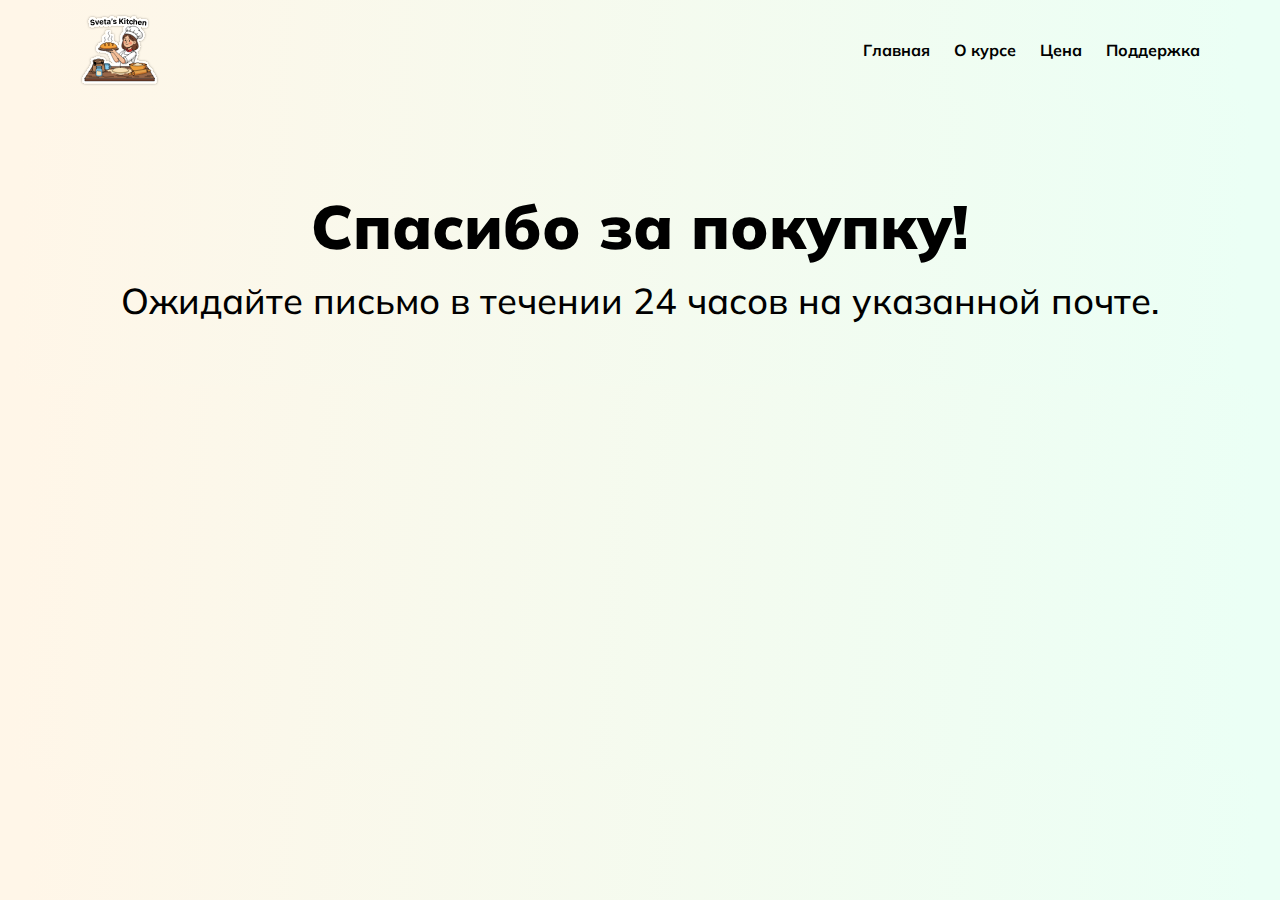
<file: thanks.html>
<!doctype html><html lang=en><meta charset=UTF-8><meta name=viewport content="width=device-width,initial-scale=1.0"><link rel=icon href=/favicon.ico sizes=32x32><link rel=icon href=/favicon.svg type=image/svg+xml><link href=/_astro/fonts-ru.CK5_4xN4.css media=screen rel=stylesheet><link href=/_astro/global.DLB_FbJr.css media=screen rel=stylesheet><title>Спасибо за покупку!</title><body class="a b c"><script>!function(e,t,c,r,a,n,s){e[a]=e[a]||function(){(e[a].a=e[a].a||[]).push(arguments)},e[a].l=+new Date;for(var i=0;i<document.scripts.length;i++)if(document.scripts[i].src===r)return;n=t.createElement(c),s=t.getElementsByTagName(c)[0],n.async=1,n.src=r,s.parentNode.insertBefore(n,s)}(window,document,"script","https://mc.yandex.ru/metrika/tag.js?id=103860728","ym"),ym(0x630c9f8,"init",{ssr:!0,clickmap:!0,ecommerce:"dataLayer",accurateTrackBounce:!0,trackLinks:!0})</script> <noscript><div> <img src=https://mc.yandex.ru/watch/103860728 style="position:absolute; left:-9999px;" alt=""> </div></noscript> <header class="a k l m n o"> <div class="e p"> <div class="q r s"> <a class=t href=#main> <img src=/_astro/logo.D2LqXenR_Z27CtmG.svg alt="Логотип сайта" loading=lazy decoding=async fetchpriority=auto width=883 height=805 class="u v"> </a> <div class="w x y"> <button data-hamburger aria-label="Открыть меню" class="Ae bd z ze" aria-pressed=false> <svg class="X ue ve we x" viewBox="0 0 100 80"> <line x1=20 y1=20 x2=80 y2=20 stroke=currentColor stroke-width=8 stroke-linecap=round class="X we xe"/> <line x1=20 y1=40 x2=80 y2=40 stroke=currentColor stroke-width=8 stroke-linecap=round class="X ye"/> <line x1=20 y1=60 x2=80 y2=60 stroke=currentColor stroke-width=8 stroke-linecap=round class="X we xe"/> </svg> </button> <nav class="A B C D E F G H I J K L M N O P"> <ul class="Q R q"> <li class=S> <a class="N T U V W X p y" href=#main> Главная </a> <li class=S> <a class="N T U V W X p y" href=#about> О курсе </a> <li class=S> <a class="N T U V W X p y" href=#price> Цена </a> <li class=S> <a class="N T U V W X p y" href=#support> Поддержка </a> </li> </ul> </nav> </div> <div class="Y Z _ aa k"> <nav> <ul class="ba k"> <li class=S> <a class="N T U V W X" href=#main> Главная </a> <li class=S> <a class="N T U V W X" href=#about> О курсе </a> <li class=S> <a class="N T U V W X" href=#price> Цена </a> <li class=S> <a class="N T U V W X" href=#support> Поддержка </a> </li> </ul> </nav> </div> </div> </div> </header> <script src="[data-uri]"></script> <section class=d> <div class=e> <h1 class="f g h">Спасибо за покупку!</h1> <p class="g i j"> Ожидайте письмо в течении 24 часов на указанной почте. </p> </div> </section>
</file>
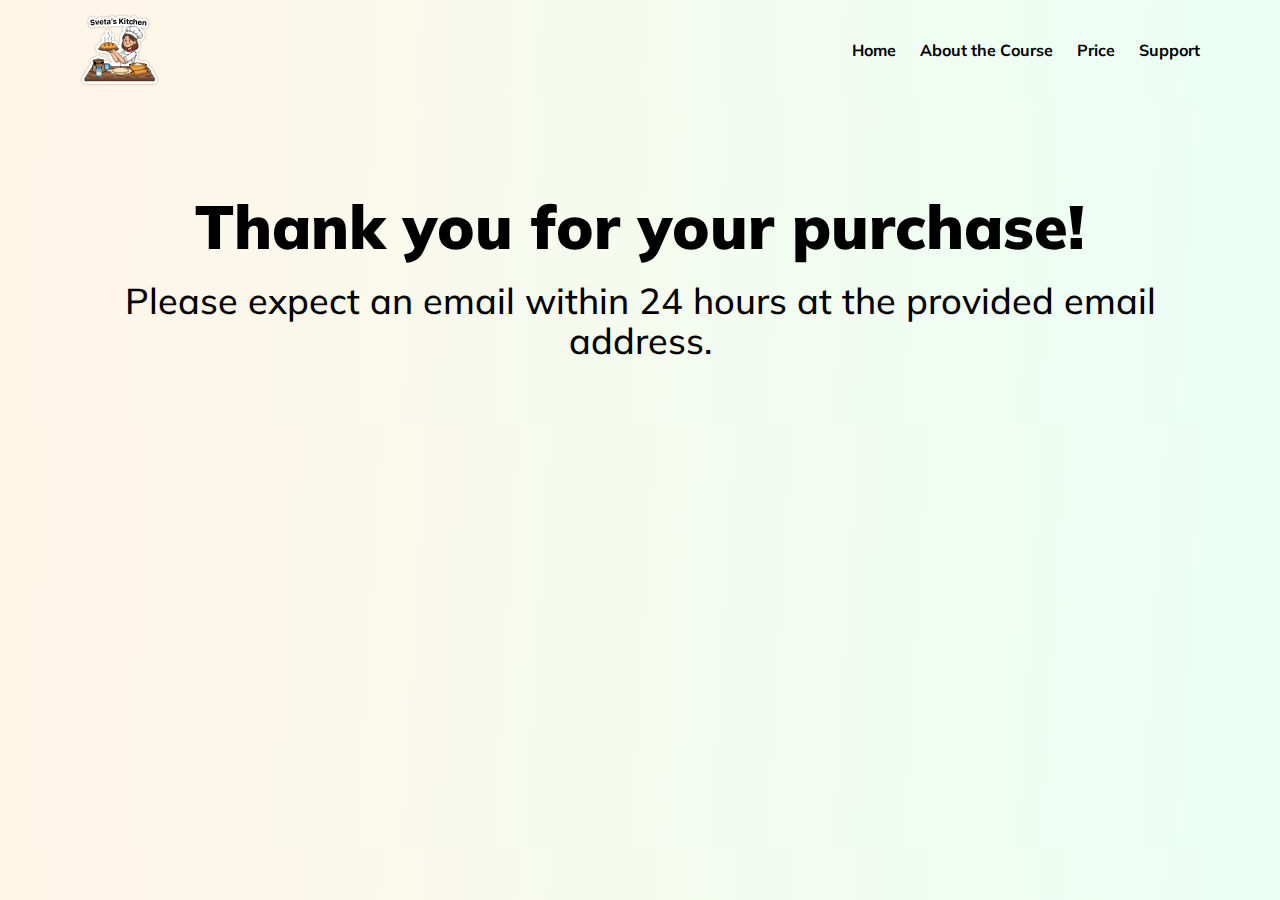
<file: en/thanks.html>
<!doctype html><html lang=en><meta charset=UTF-8><meta name=viewport content="width=device-width,initial-scale=1.0"><link rel=icon href=/favicon.ico sizes=32x32><link rel=icon href=/favicon.svg type=image/svg+xml><link href=/_astro/fonts-en.PjRQ0Xet.css media=screen rel=stylesheet><link href=/_astro/global.DLB_FbJr.css media=screen rel=stylesheet><title>Thank you for your purchase!</title><body class="a b c"><script>!function(e,t,c,r,a,n,s){e[a]=e[a]||function(){(e[a].a=e[a].a||[]).push(arguments)},e[a].l=+new Date;for(var i=0;i<document.scripts.length;i++)if(document.scripts[i].src===r)return;n=t.createElement(c),s=t.getElementsByTagName(c)[0],n.async=1,n.src=r,s.parentNode.insertBefore(n,s)}(window,document,"script","https://mc.yandex.ru/metrika/tag.js?id=103860728","ym"),ym(0x630c9f8,"init",{ssr:!0,clickmap:!0,ecommerce:"dataLayer",accurateTrackBounce:!0,trackLinks:!0})</script> <noscript><div> <img src=https://mc.yandex.ru/watch/103860728 style="position:absolute; left:-9999px;" alt=""> </div></noscript> <header class="a k l m n o"> <div class="e p"> <div class="q r s"> <a class=t href=#main> <img src=/_astro/logo.D2LqXenR_Z27CtmG.svg alt="Логотип сайта" loading=lazy decoding=async fetchpriority=auto width=883 height=805 class="u v"> </a> <div class="w x y"> <button data-hamburger aria-label="Open menu" class="Ae bd z ze" aria-pressed=false> <svg class="X ue ve we x" viewBox="0 0 100 80"> <line x1=20 y1=20 x2=80 y2=20 stroke=currentColor stroke-width=8 stroke-linecap=round class="X we xe"/> <line x1=20 y1=40 x2=80 y2=40 stroke=currentColor stroke-width=8 stroke-linecap=round class="X ye"/> <line x1=20 y1=60 x2=80 y2=60 stroke=currentColor stroke-width=8 stroke-linecap=round class="X we xe"/> </svg> </button> <nav class="A B C D E F G H I J K L M N O P"> <ul class="Q R q"> <li class=S> <a class="N T U V W X p y" href=#main> Home </a> <li class=S> <a class="N T U V W X p y" href=#about> About the Course </a> <li class=S> <a class="N T U V W X p y" href=#price> Price </a> <li class=S> <a class="N T U V W X p y" href=#support> Support </a> </li> </ul> </nav> </div> <div class="Y Z _ aa k"> <nav> <ul class="ba k"> <li class=S> <a class="N T U V W X" href=#main> Home </a> <li class=S> <a class="N T U V W X" href=#about> About the Course </a> <li class=S> <a class="N T U V W X" href=#price> Price </a> <li class=S> <a class="N T U V W X" href=#support> Support </a> </li> </ul> </nav> </div> </div> </div> </header> <script src="[data-uri]"></script> <section class=d> <div class=e> <h1 class="f g h">Thank you for your purchase!</h1> <p class="g i j"> Please expect an email within 24 hours at the provided email address. </p> </div> </section>
</file>
